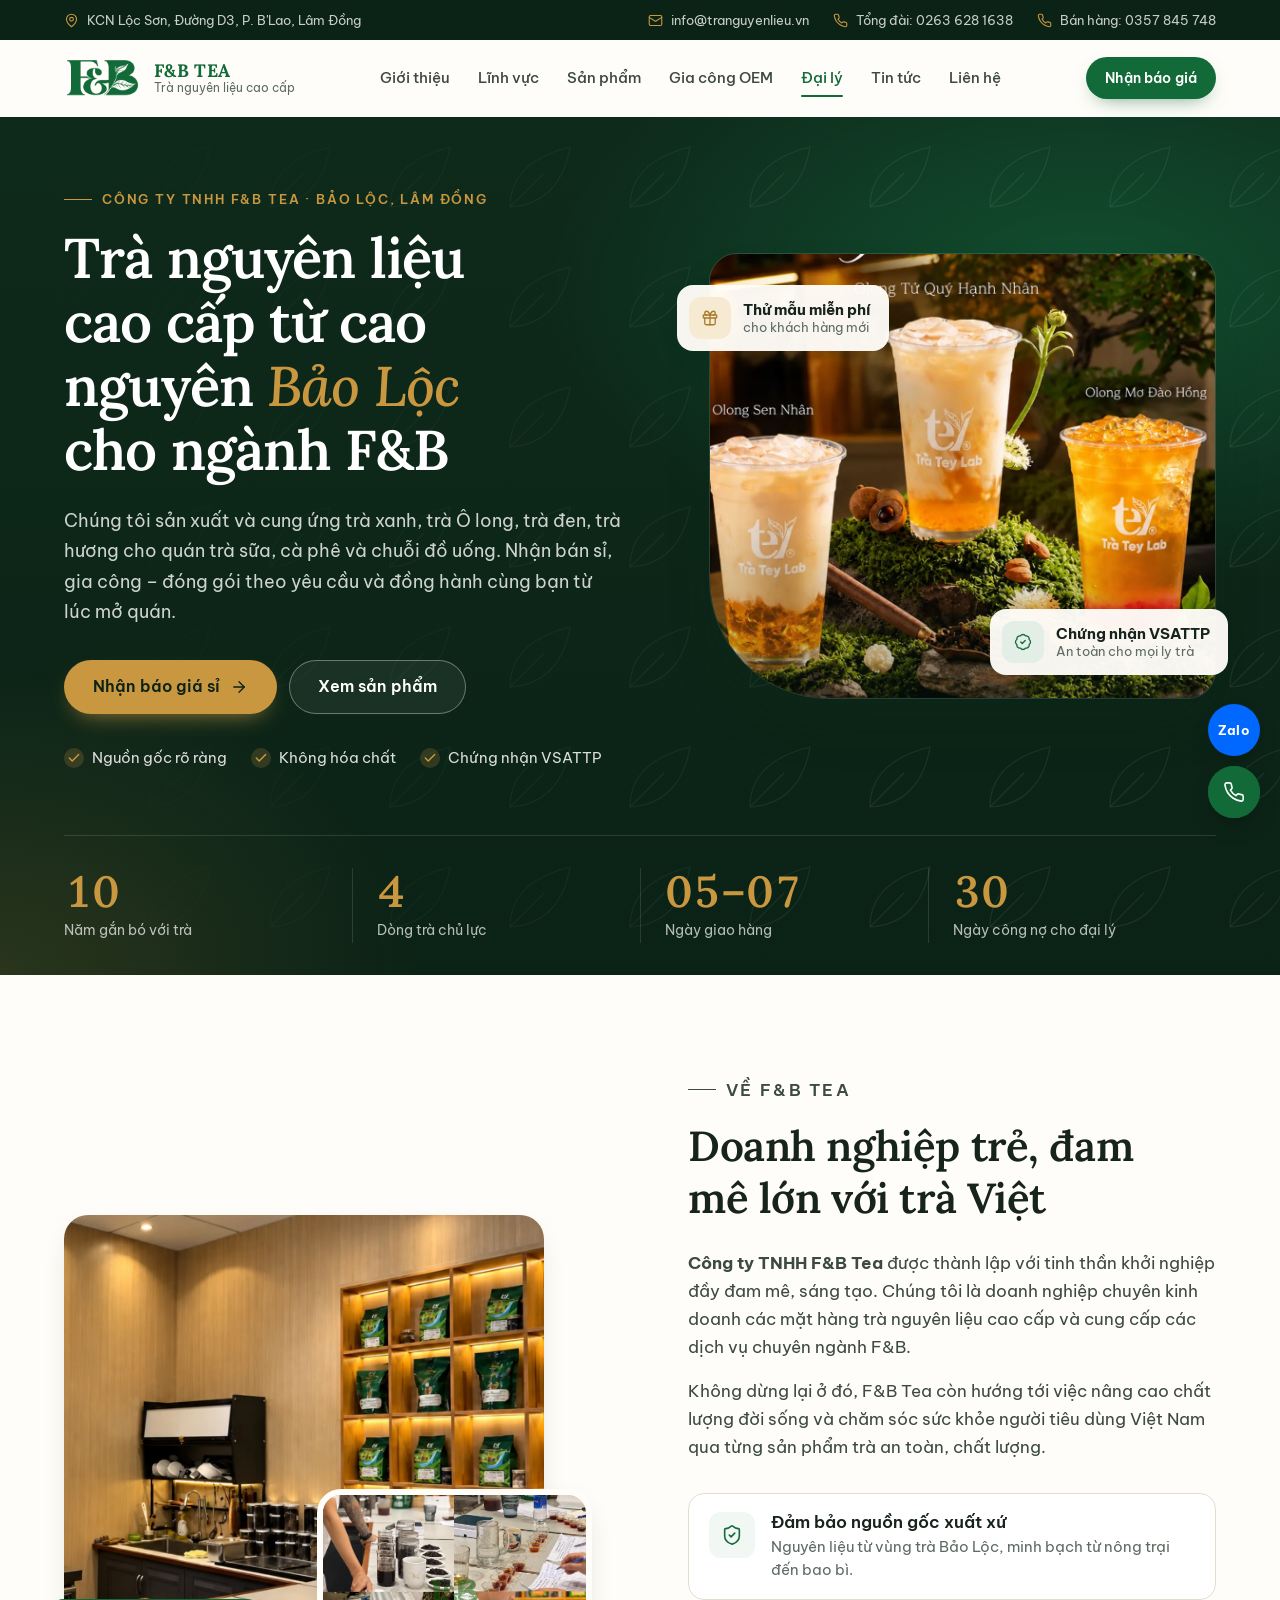
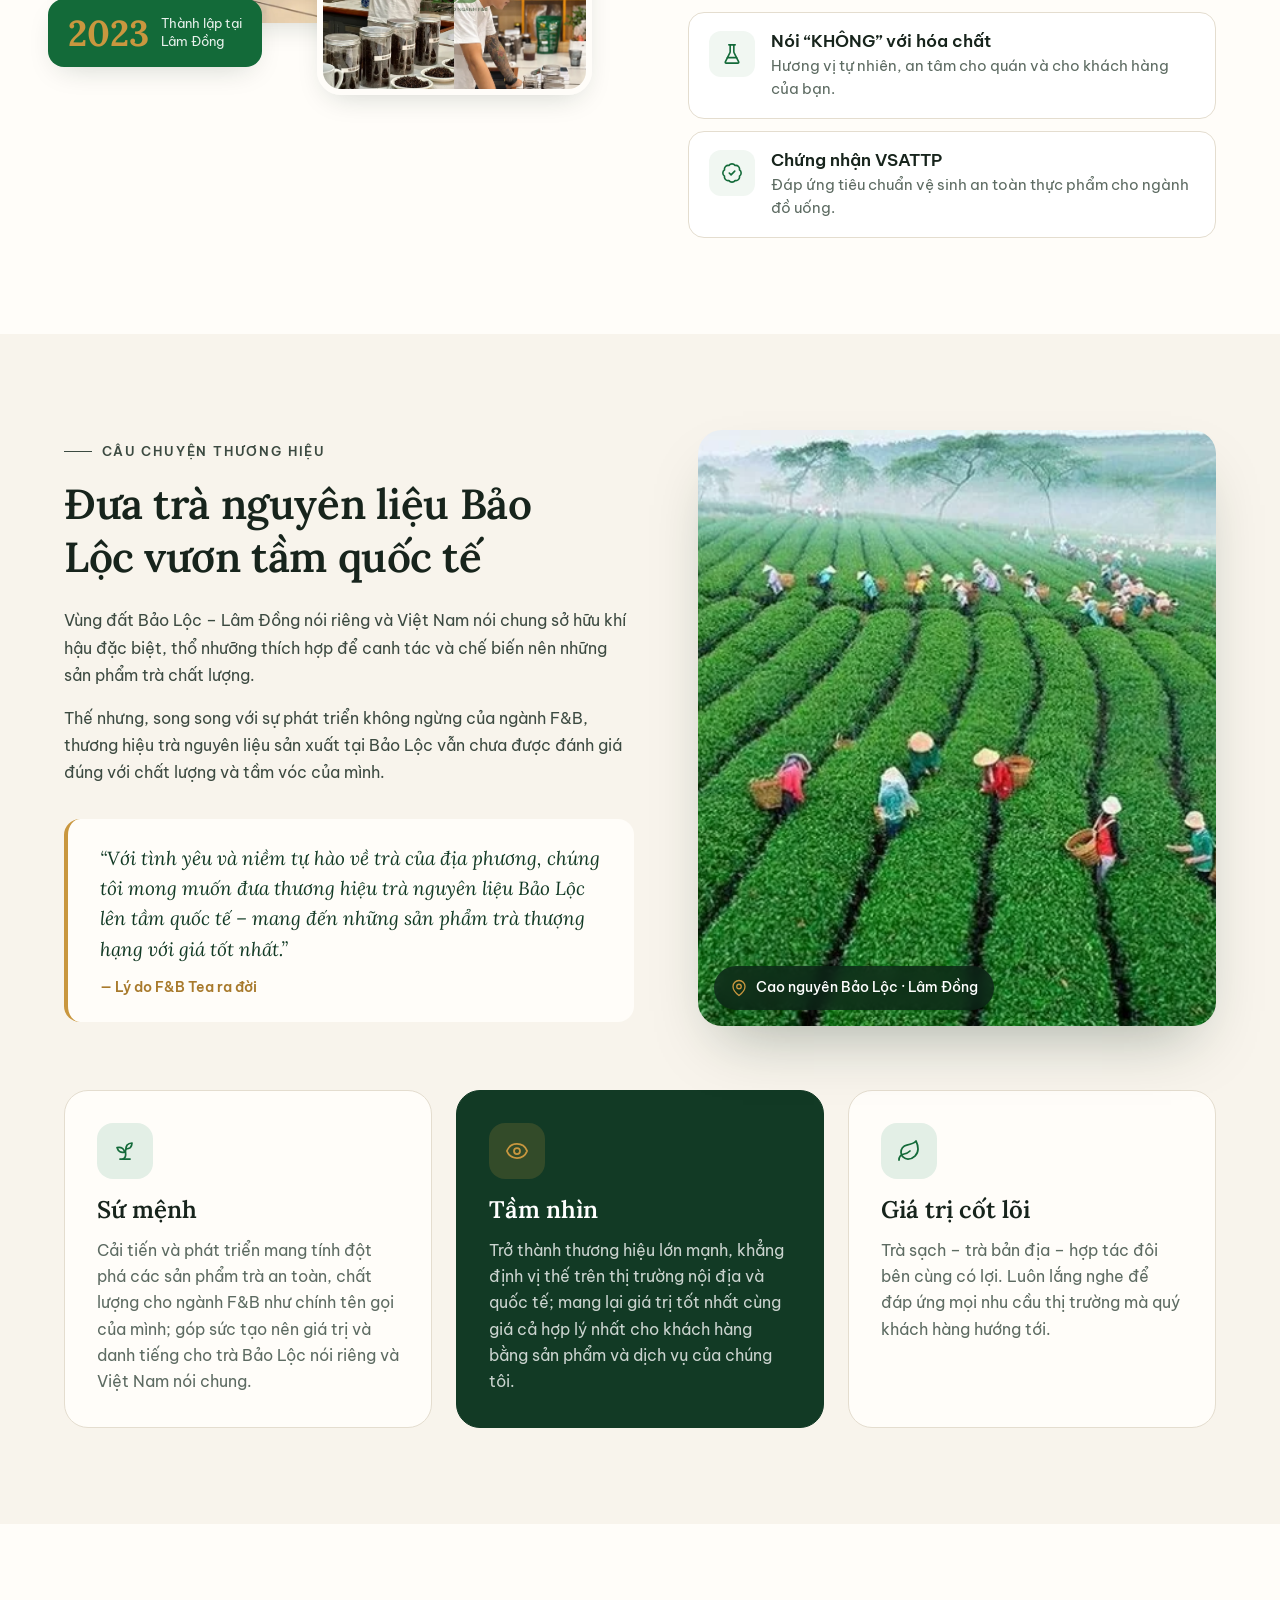
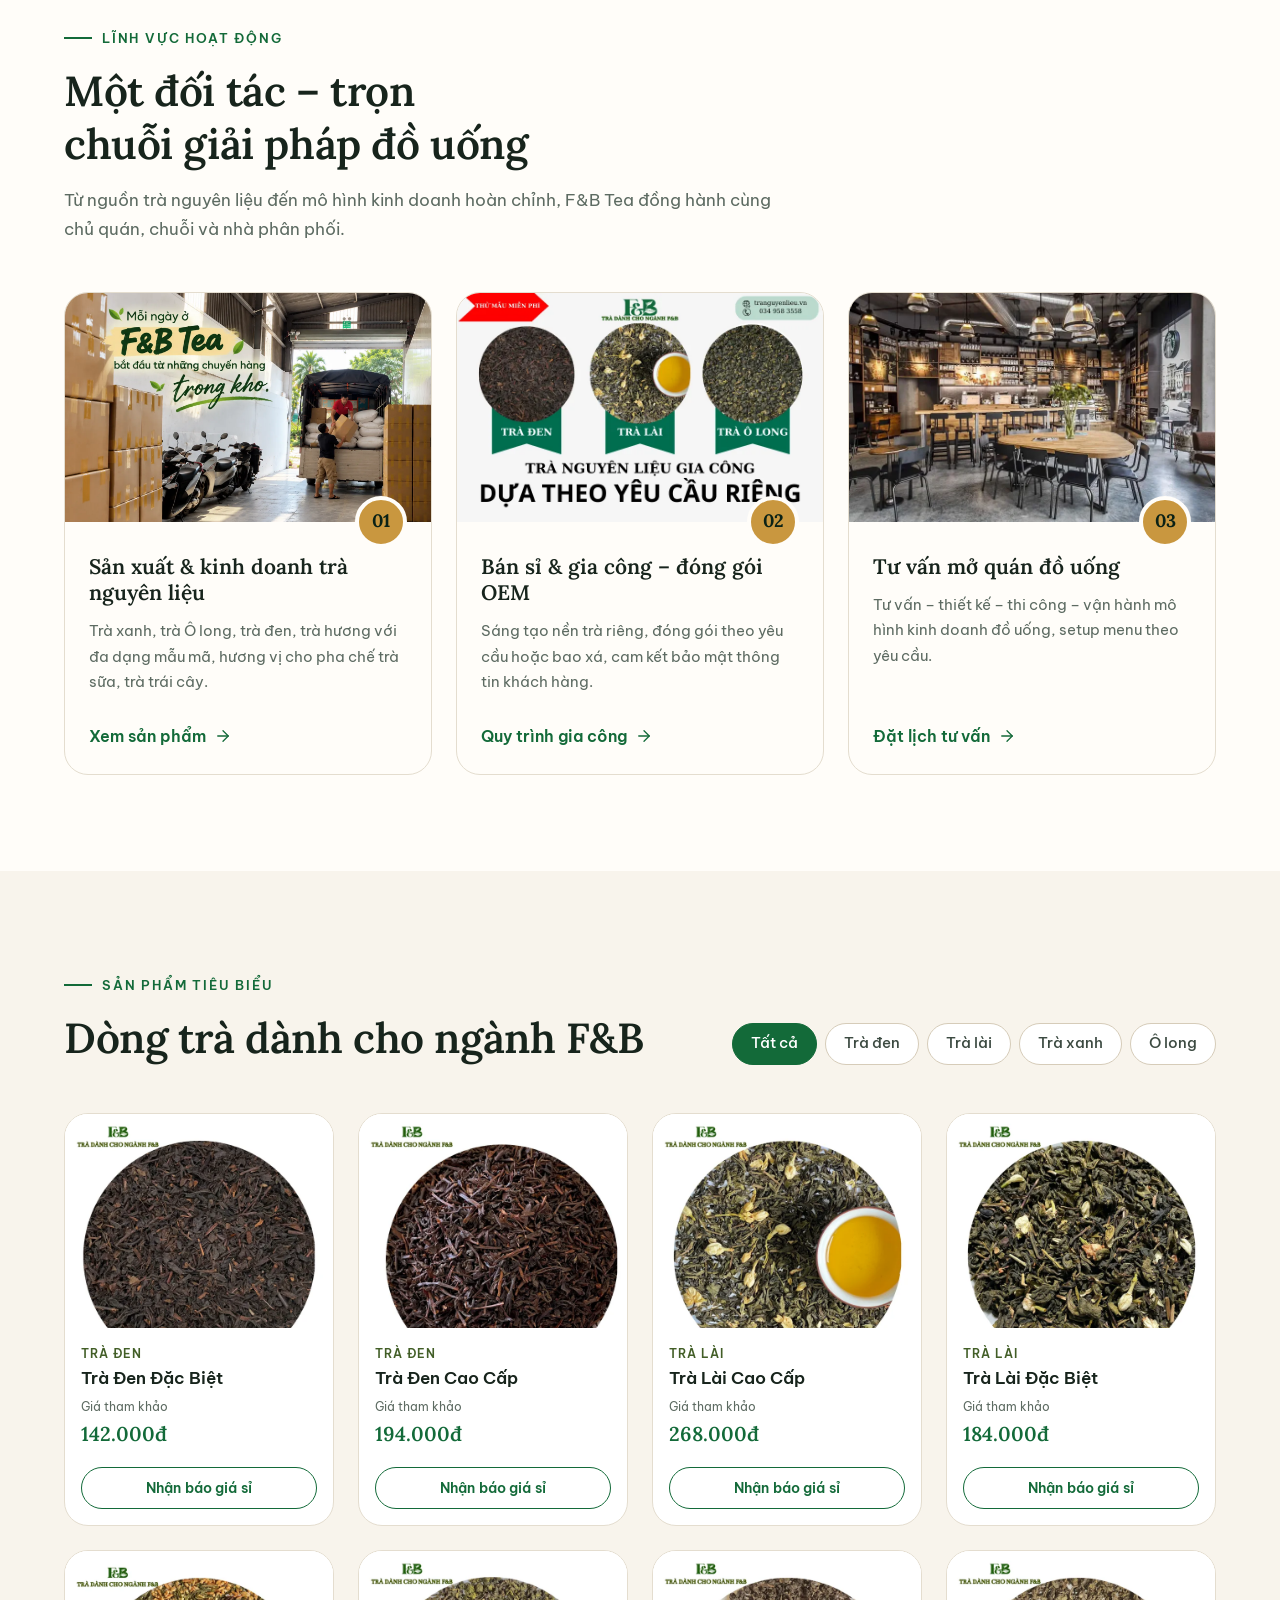
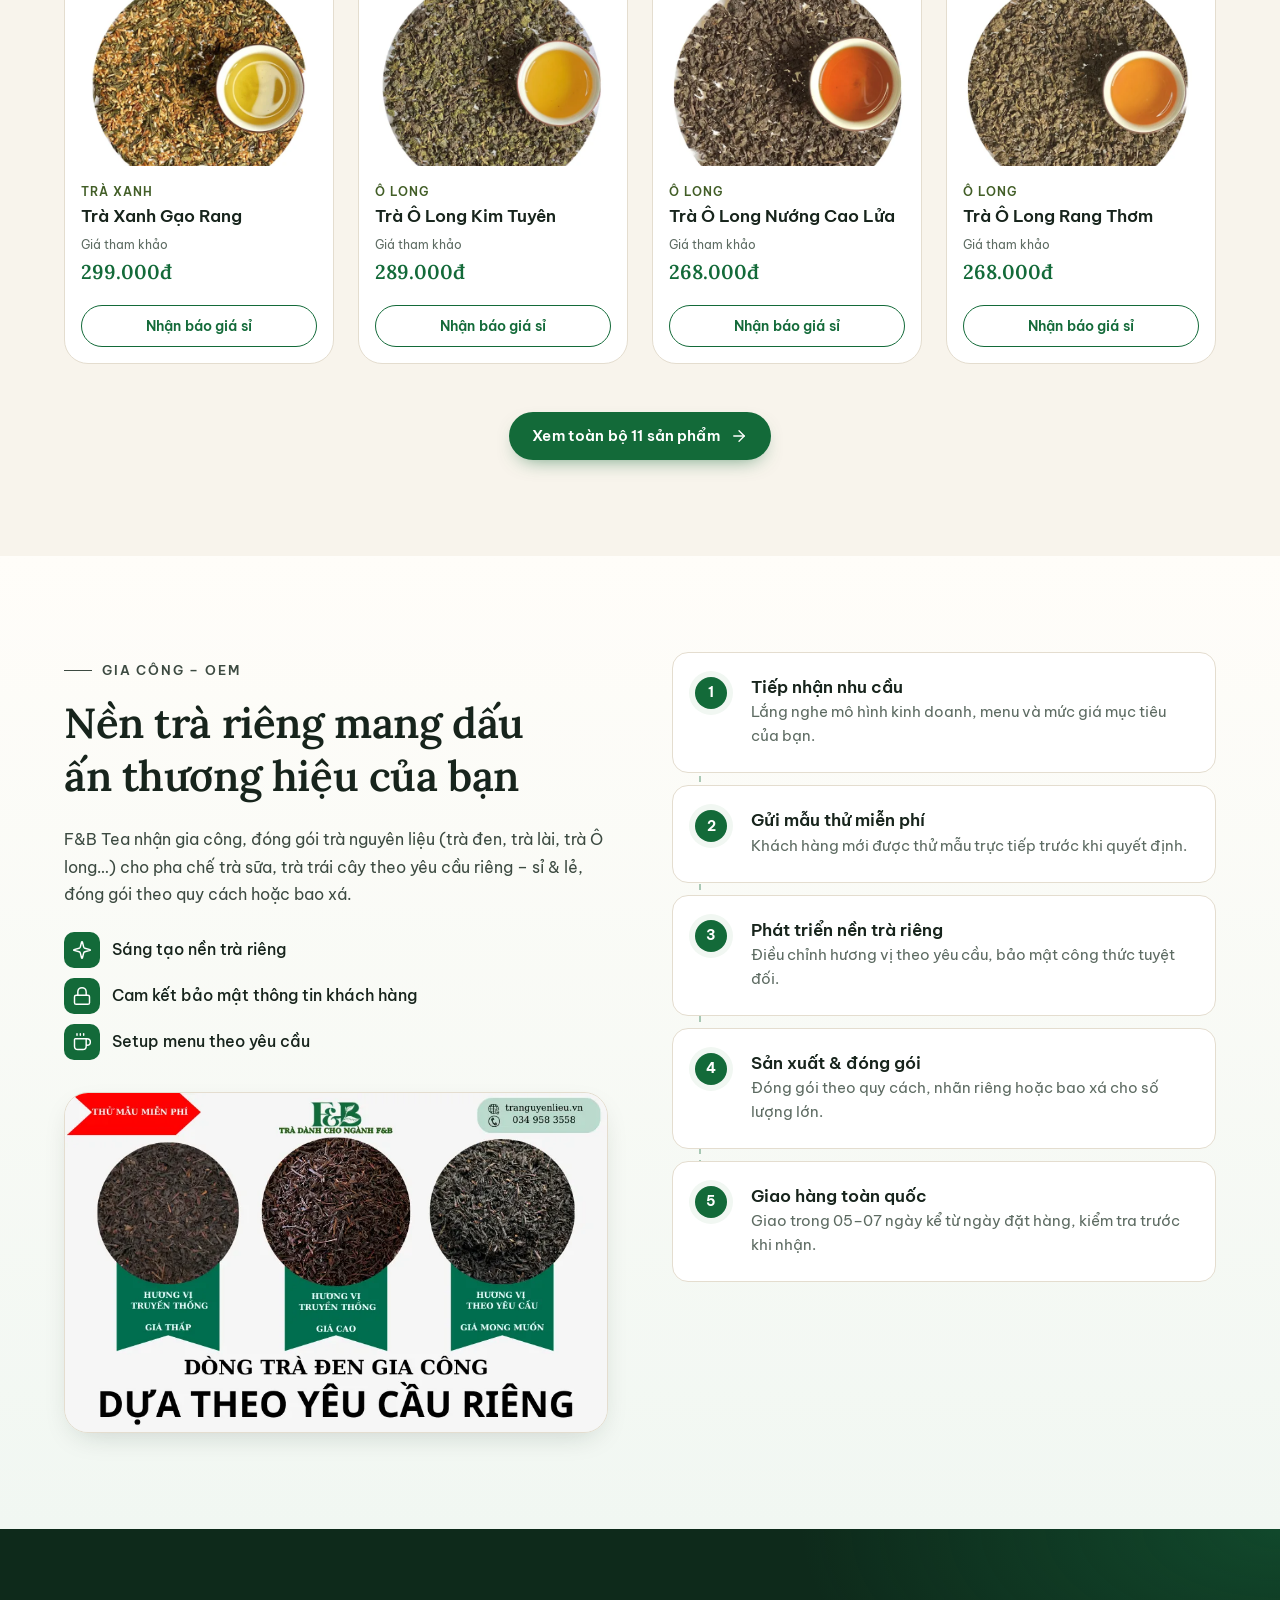
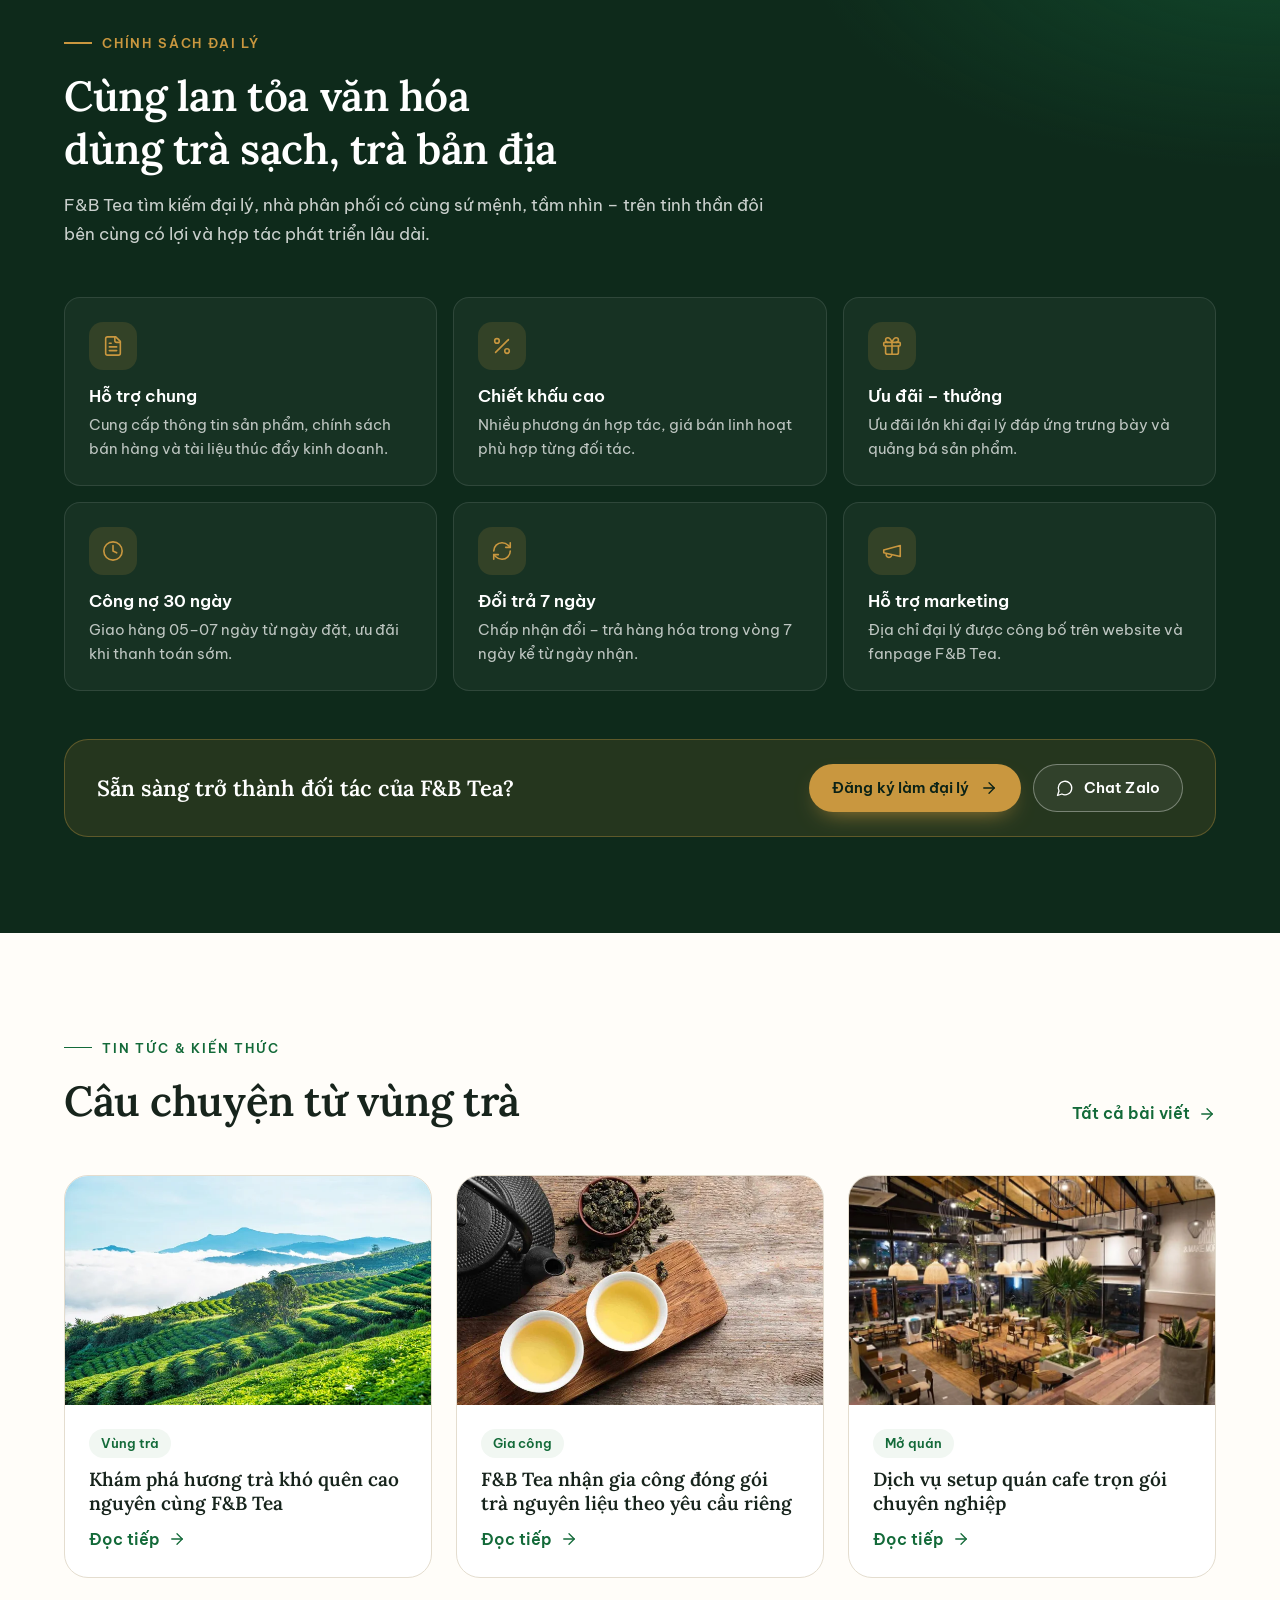
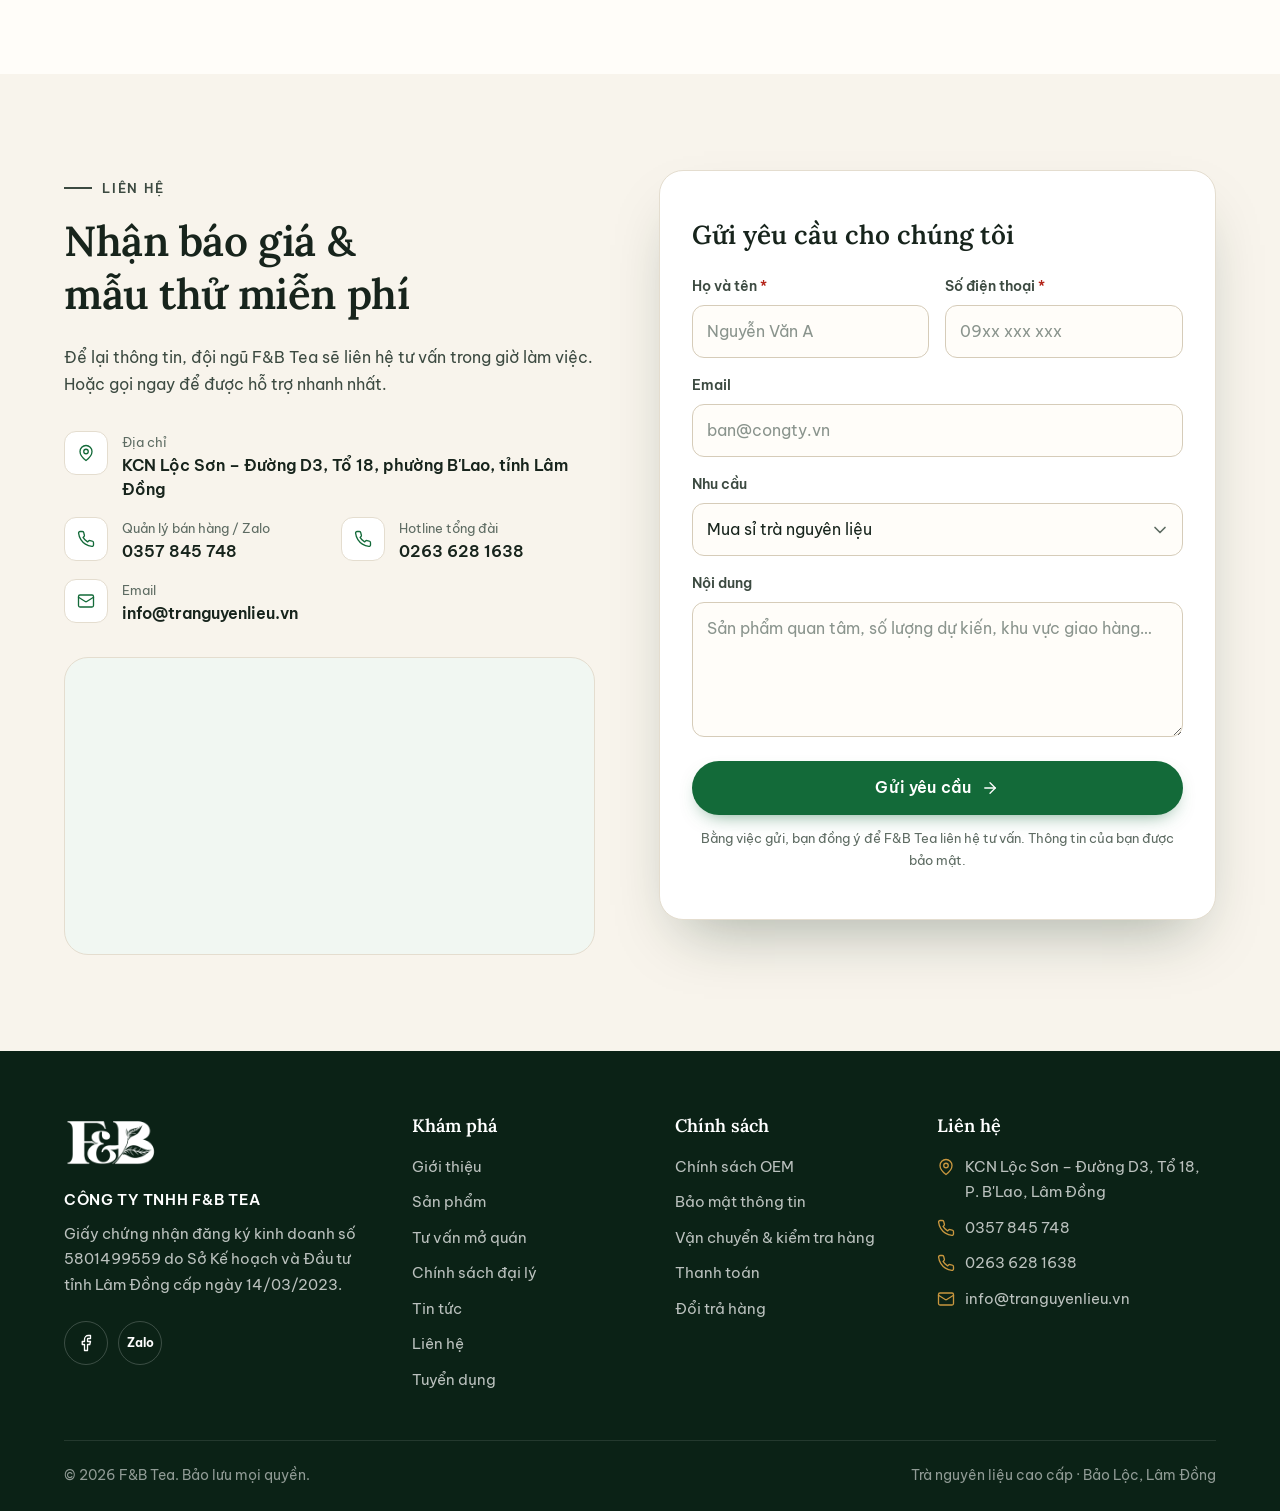
<file: index.html>
<!doctype html>
<html lang="vi">
<head>
  <meta charset="utf-8">
  <meta name="viewport" content="width=device-width, initial-scale=1">
  <title>F&amp;B Tea – Trà nguyên liệu cao cấp từ Bảo Lộc cho ngành F&amp;B</title>
  <meta name="description" content="Công ty TNHH F&B Tea – sản xuất, kinh doanh trà nguyên liệu cao cấp từ Bảo Lộc, Lâm Đồng. Bán sỉ, gia công – đóng gói OEM, tư vấn mở quán đồ uống.">
  <meta name="theme-color" content="#0E2A1B">
  <meta property="og:title" content="F&amp;B Tea – Trà nguyên liệu cao cấp cho ngành F&amp;B">
  <meta property="og:description" content="Trà xanh, trà Ô long, trà đen, trà lài từ cao nguyên Bảo Lộc. Bán sỉ, gia công OEM, tư vấn mở quán.">
  <meta property="og:image" content="assets/img/showroom.webp">
  <link rel="icon" href="assets/img/logo.png">
  <link rel="preconnect" href="https://fonts.googleapis.com">
  <link rel="preconnect" href="https://fonts.gstatic.com" crossorigin>
  <link href="https://fonts.googleapis.com/css2?family=Be+Vietnam+Pro:wght@400;500;600;700&family=Lora:ital,wght@0,500;0,600;0,700;1,500&display=swap" rel="stylesheet">
  <link rel="stylesheet" href="assets/css/style.css">
</head>
<body>
  <!-- Icon sprite (Lucide-style, stroke 1.75) -->
  <svg width="0" height="0" style="position:absolute" aria-hidden="true">
    <defs>
      <symbol id="i-phone" viewBox="0 0 24 24"><path d="M22 16.92v3a2 2 0 0 1-2.18 2 19.79 19.79 0 0 1-8.63-3.07 19.5 19.5 0 0 1-6-6 19.79 19.79 0 0 1-3.07-8.67A2 2 0 0 1 4.11 2h3a2 2 0 0 1 2 1.72 12.84 12.84 0 0 0 .7 2.81 2 2 0 0 1-.45 2.11L8.09 9.91a16 16 0 0 0 6 6l1.27-1.27a2 2 0 0 1 2.11-.45 12.84 12.84 0 0 0 2.81.7A2 2 0 0 1 22 16.92z"/></symbol>
      <symbol id="i-mail" viewBox="0 0 24 24"><rect width="20" height="16" x="2" y="4" rx="2"/><path d="m22 7-8.97 5.7a1.94 1.94 0 0 1-2.06 0L2 7"/></symbol>
      <symbol id="i-pin" viewBox="0 0 24 24"><path d="M20 10c0 6-8 12-8 12s-8-6-8-12a8 8 0 0 1 16 0Z"/><circle cx="12" cy="10" r="3"/></symbol>
      <symbol id="i-leaf" viewBox="0 0 24 24"><path d="M11 20A7 7 0 0 1 9.8 6.1C15.5 5 17 4.48 19 2c1 2 2 4.18 2 8 0 5.5-4.78 10-10 10Z"/><path d="M2 21c0-3 1.85-5.36 5.08-6C9.5 14.52 12 13 13 12"/></symbol>
      <symbol id="i-shield" viewBox="0 0 24 24"><path d="M20 13c0 5-3.5 7.5-7.66 8.95a1 1 0 0 1-.67-.01C7.5 20.5 4 18 4 13V6a1 1 0 0 1 1-1c2 0 4.5-1.2 6.24-2.72a1.17 1.17 0 0 1 1.52 0C14.51 3.81 17 5 19 5a1 1 0 0 1 1 1z"/><path d="m9 12 2 2 4-4"/></symbol>
      <symbol id="i-flask" viewBox="0 0 24 24"><path d="M10 2v7.53a2 2 0 0 1-.21.9L4.72 20.55a1 1 0 0 0 .9 1.45h12.76a1 1 0 0 0 .9-1.45l-5.07-10.12a2 2 0 0 1-.21-.9V2"/><path d="M8.5 2h7"/><path d="M7 16h10"/></symbol>
      <symbol id="i-badge" viewBox="0 0 24 24"><path d="M3.85 8.62a4 4 0 0 1 4.78-4.77 4 4 0 0 1 6.74 0 4 4 0 0 1 4.78 4.78 4 4 0 0 1 0 6.74 4 4 0 0 1-4.77 4.78 4 4 0 0 1-6.75 0 4 4 0 0 1-4.78-4.77 4 4 0 0 1 0-6.76Z"/><path d="m9 12 2 2 4-4"/></symbol>
      <symbol id="i-package" viewBox="0 0 24 24"><path d="M11 21.73a2 2 0 0 0 2 0l7-4A2 2 0 0 0 21 16V8a2 2 0 0 0-1-1.73l-7-4a2 2 0 0 0-2 0l-7 4A2 2 0 0 0 3 8v8a2 2 0 0 0 1 1.73z"/><path d="M12 22V12"/><path d="m3.3 7 7.7 4.73a2 2 0 0 0 2 0L20.7 7"/><path d="m7.5 4.27 9 5.15"/></symbol>
      <symbol id="i-coffee" viewBox="0 0 24 24"><path d="M10 2v2"/><path d="M14 2v2"/><path d="M6 2v2"/><path d="M16 8a1 1 0 0 1 1 1v8a4 4 0 0 1-4 4H7a4 4 0 0 1-4-4V9a1 1 0 0 1 1-1h14a4 4 0 1 1 0 8h-1"/></symbol>
      <symbol id="i-arrow" viewBox="0 0 24 24"><path d="M5 12h14"/><path d="m12 5 7 7-7 7"/></symbol>
      <symbol id="i-arrow-up" viewBox="0 0 24 24"><path d="m5 12 7-7 7 7"/><path d="M12 19V5"/></symbol>
      <symbol id="i-menu" viewBox="0 0 24 24"><path d="M4 6h16M4 12h16M4 18h16"/></symbol>
      <symbol id="i-x" viewBox="0 0 24 24"><path d="M18 6 6 18M6 6l12 12"/></symbol>
      <symbol id="i-check" viewBox="0 0 24 24"><path d="M20 6 9 17l-5-5"/></symbol>
      <symbol id="i-truck" viewBox="0 0 24 24"><path d="M14 18V6a2 2 0 0 0-2-2H4a2 2 0 0 0-2 2v11a1 1 0 0 0 1 1h2"/><path d="M15 18H9"/><path d="M19 18h2a1 1 0 0 0 1-1v-3.65a1 1 0 0 0-.22-.62l-3.48-4.35A1 1 0 0 0 17.52 8H14"/><circle cx="17" cy="18" r="2"/><circle cx="7" cy="18" r="2"/></symbol>
      <symbol id="i-percent" viewBox="0 0 24 24"><path d="M19 5 5 19"/><circle cx="6.5" cy="6.5" r="2.5"/><circle cx="17.5" cy="17.5" r="2.5"/></symbol>
      <symbol id="i-gift" viewBox="0 0 24 24"><rect x="3" y="8" width="18" height="4" rx="1"/><path d="M12 8v13"/><path d="M19 12v7a2 2 0 0 1-2 2H7a2 2 0 0 1-2-2v-7"/><path d="M7.5 8a2.5 2.5 0 0 1 0-5C10 3 12 8 12 8s2-5 4.5-5a2.5 2.5 0 0 1 0 5"/></symbol>
      <symbol id="i-refresh" viewBox="0 0 24 24"><path d="M3 12a9 9 0 0 1 9-9 9.75 9.75 0 0 1 6.74 2.74L21 8"/><path d="M21 3v5h-5"/><path d="M21 12a9 9 0 0 1-9 9 9.75 9.75 0 0 1-6.74-2.74L3 16"/><path d="M8 16H3v5"/></symbol>
      <symbol id="i-megaphone" viewBox="0 0 24 24"><path d="m3 11 18-5v12L3 14v-3z"/><path d="M11.6 16.8a3 3 0 1 1-5.8-1.6"/></symbol>
      <symbol id="i-file" viewBox="0 0 24 24"><path d="M15 2H6a2 2 0 0 0-2 2v16a2 2 0 0 0 2 2h12a2 2 0 0 0 2-2V7Z"/><path d="M14 2v4a2 2 0 0 0 2 2h4"/><path d="M16 13H8M16 17H8M10 9H8"/></symbol>
      <symbol id="i-sprout" viewBox="0 0 24 24"><path d="M7 20h10"/><path d="M10 20c5.5-2.5.8-6.4 3-10"/><path d="M9.5 9.4c1.1.8 1.8 2.2 2.3 3.7-2 .4-3.5.4-4.8-.3-1.2-.6-2.3-1.9-3-4.2 2.8-.5 4.4 0 5.5.8z"/><path d="M14.1 6a7 7 0 0 0-1.1 4c1.9-.1 3.3-.6 4.3-1.4 1-1 1.6-2.3 1.7-4.6-2.7.1-4 1-4.9 2z"/></symbol>
      <symbol id="i-eye" viewBox="0 0 24 24"><path d="M2.06 12.35a1 1 0 0 1 0-.7 10.75 10.75 0 0 1 19.88 0 1 1 0 0 1 0 .7 10.75 10.75 0 0 1-19.88 0"/><circle cx="12" cy="12" r="3"/></symbol>
      <symbol id="i-briefcase" viewBox="0 0 24 24"><path d="M16 20V4a2 2 0 0 0-2-2h-4a2 2 0 0 0-2 2v16"/><rect width="20" height="14" x="2" y="6" rx="2"/></symbol>
      <symbol id="i-lock" viewBox="0 0 24 24"><rect width="18" height="11" x="3" y="11" rx="2"/><path d="M7 11V7a5 5 0 0 1 10 0v4"/></symbol>
      <symbol id="i-sparkles" viewBox="0 0 24 24"><path d="M9.94 15.5A2 2 0 0 0 8.5 14.06l-6.14-1.58a.5.5 0 0 1 0-.96L8.5 9.94A2 2 0 0 0 9.94 8.5l1.58-6.14a.5.5 0 0 1 .96 0l1.58 6.14a2 2 0 0 0 1.44 1.44l6.14 1.58a.5.5 0 0 1 0 .96l-6.14 1.58a2 2 0 0 0-1.44 1.44l-1.58 6.14a.5.5 0 0 1-.96 0z"/></symbol>
      <symbol id="i-chat" viewBox="0 0 24 24"><path d="M7.9 20A9 9 0 1 0 4 16.1L2 22Z"/></symbol>
      <symbol id="i-clock" viewBox="0 0 24 24"><circle cx="12" cy="12" r="10"/><path d="M12 6v6l4 2"/></symbol>
      <symbol id="i-search" viewBox="0 0 24 24"><circle cx="11" cy="11" r="8"/><path d="m21 21-4.3-4.3"/></symbol>
      <symbol id="i-zoom" viewBox="0 0 24 24"><circle cx="11" cy="11" r="8"/><path d="m21 21-4.3-4.3"/><path d="M11 8v6M8 11h6"/></symbol>
      <symbol id="i-chevron-down" viewBox="0 0 24 24"><path d="m6 9 6 6 6-6"/></symbol>
      <symbol id="i-send" viewBox="0 0 24 24"><path d="M14.536 21.686a.5.5 0 0 0 .937-.024l6.5-19a.496.496 0 0 0-.635-.635l-19 6.5a.5.5 0 0 0-.024.937l7.93 3.18a2 2 0 0 1 1.112 1.11z"/><path d="m21.854 2.147-10.94 10.939"/></symbol>
      <symbol id="i-facebook" viewBox="0 0 24 24"><path d="M18 2h-3a5 5 0 0 0-5 5v3H7v4h3v8h4v-8h3l1-4h-4V7a1 1 0 0 1 1-1h3z"/></symbol>
      <symbol id="i-navigation" viewBox="0 0 24 24"><path d="M3 11 22 2l-9 19-2-8-8-2z"/></symbol>
      <symbol id="i-building" viewBox="0 0 24 24"><path d="M6 22V4a2 2 0 0 1 2-2h8a2 2 0 0 1 2 2v18Z"/><path d="M6 12H4a2 2 0 0 0-2 2v6a2 2 0 0 0 2 2h2"/><path d="M18 9h2a2 2 0 0 1 2 2v9a2 2 0 0 1-2 2h-2"/><path d="M10 6h4M10 10h4M10 14h4M10 18h4"/></symbol>
      <symbol id="i-book" viewBox="0 0 24 24"><path d="M2 3h6a4 4 0 0 1 4 4v14a3 3 0 0 0-3-3H2z"/><path d="M22 3h-6a4 4 0 0 0-4 4v14a3 3 0 0 1 3-3h7z"/></symbol>
      <symbol id="i-cup" viewBox="0 0 24 24"><path d="m6 8 1.75 12.28a2 2 0 0 0 2 1.72h4.54a2 2 0 0 0 2-1.72L18 8"/><path d="M5 8h14"/><path d="M7 15a6.47 6.47 0 0 1 5 0 6.47 6.47 0 0 0 5 0"/><path d="m12 8 1-6h2"/></symbol>
      <symbol id="i-citrus" viewBox="0 0 24 24"><path d="M21.66 17.67a1.08 1.08 0 0 1-.04 1.6A12 12 0 0 1 4.73 2.38a1.1 1.1 0 0 1 1.61-.04z"/><path d="M19.65 15.66A8 8 0 0 1 8.35 4.34"/><path d="m14 10-5.5 5.5"/><path d="M14 17.85V10H6.15"/></symbol>
      <symbol id="i-flame" viewBox="0 0 24 24"><path d="M8.5 14.5A2.5 2.5 0 0 0 11 12c0-1.38-.5-2-1-3-1.072-2.143-.224-4.054 2-6 .5 2.5 2 4.9 4 6.5 2 1.6 3 3.5 3 5.5a7 7 0 1 1-14 0c0-1.153.433-2.294 1-3a2.5 2.5 0 0 0 2.5 2.5z"/></symbol>
      <symbol id="i-wheat" viewBox="0 0 24 24"><path d="M2 22 16 8"/><path d="M3.47 12.53 5 11l1.53 1.53a3.5 3.5 0 0 1 0 4.94L5 19l-1.53-1.53a3.5 3.5 0 0 1 0-4.94Z"/><path d="M7.47 8.53 9 7l1.53 1.53a3.5 3.5 0 0 1 0 4.94L9 15l-1.53-1.53a3.5 3.5 0 0 1 0-4.94Z"/><path d="M11.47 4.53 13 3l1.53 1.53a3.5 3.5 0 0 1 0 4.94L13 11l-1.53-1.53a3.5 3.5 0 0 1 0-4.94Z"/><path d="M20 2h2v2a4 4 0 0 1-4 4h-2V6a4 4 0 0 1 4-4Z"/></symbol>
      <symbol id="i-inbox" viewBox="0 0 24 24"><path d="M22 12h-6l-2 3h-4l-2-3H2"/><path d="M5.45 5.11 2 12v6a2 2 0 0 0 2 2h16a2 2 0 0 0 2-2v-6l-3.45-6.89A2 2 0 0 0 16.76 4H7.24a2 2 0 0 0-1.79 1.11z"/></symbol>
      <symbol id="i-info" viewBox="0 0 24 24"><circle cx="12" cy="12" r="10"/><path d="M12 16v-4M12 8h.01"/></symbol>
    </defs>
  </svg>

  <a class="skip-link" href="#main">Bỏ qua điều hướng</a>

  <!-- Top bar -->
  <div class="topbar">
    <div class="container topbar__inner">
      <p class="topbar__item"><svg class="icon"><use href="#i-pin"/></svg>KCN Lộc Sơn, Đường D3, P. B'Lao, Lâm Đồng</p>
      <div class="topbar__links">
        <a href="mailto:info@tranguyenlieu.vn"><svg class="icon"><use href="#i-mail"/></svg>info@tranguyenlieu.vn</a>
        <a href="tel:02636281638"><svg class="icon"><use href="#i-phone"/></svg>Tổng đài: 0263 628 1638</a>
        <a href="tel:0357845748"><svg class="icon"><use href="#i-phone"/></svg>Bán hàng: 0357 845 748</a>
      </div>
    </div>
  </div>

  <!-- Header -->
  <header class="header" id="header">
    <div class="container header__inner">
      <a href="#top" class="brand" aria-label="F&B Tea – về đầu trang">
        <img src="assets/img/logo.png" alt="Logo F&B Tea" width="110" height="65">
        <span class="brand__text"><strong>F&amp;B TEA</strong><small>Trà nguyên liệu cao cấp</small></span>
      </a>

      <nav class="nav" id="nav" aria-label="Điều hướng chính">
        <ul class="nav__list">
          <li><a href="#gioi-thieu">Giới thiệu</a></li>
          <li><a href="#linh-vuc">Lĩnh vực</a></li>
          <li><a href="san-pham.html">Sản phẩm</a></li>
          <li><a href="#gia-cong">Gia công OEM</a></li>
          <li><a href="#dai-ly">Đại lý</a></li>
          <li><a href="tin-tuc.html">Tin tức</a></li>
          <li><a href="lien-he.html">Liên hệ</a></li>
        </ul>
        <div class="nav__mobile-cta">
          <a class="btn btn--primary btn--block" href="tel:0357845748"><svg class="icon"><use href="#i-phone"/></svg>Gọi 0357 845 748</a>
        </div>
      </nav>

      <div class="header__actions">
        <a class="btn btn--primary btn--sm header__cta" href="#lien-he">Nhận báo giá</a>
        <button class="nav-toggle" id="navToggle" aria-label="Mở menu" aria-expanded="false" aria-controls="nav">
          <svg class="icon icon--lg"><use href="#i-menu"/></svg>
        </button>
      </div>
    </div>
  </header>

  <main id="main">
    <!-- HERO -->
    <section class="hero" id="top">
      <div class="hero__bg" aria-hidden="true"></div>
      <div class="container hero__inner">
        <div class="hero__content">
          <p class="eyebrow eyebrow--light reveal"><span class="dot"></span>Công ty TNHH F&amp;B Tea · Bảo Lộc, Lâm Đồng</p>
          <h1 class="hero__title reveal">Trà nguyên liệu cao cấp từ cao nguyên <em>Bảo&nbsp;Lộc</em> cho ngành F&amp;B</h1>
          <p class="hero__lede reveal">Chúng tôi sản xuất và cung ứng trà xanh, trà Ô long, trà đen, trà hương cho quán trà sữa, cà phê và chuỗi đồ uống. Nhận bán sỉ, gia công – đóng gói theo yêu cầu và đồng hành cùng bạn từ lúc mở quán.</p>
          <div class="hero__actions reveal">
            <a class="btn btn--gold btn--lg" href="#lien-he">Nhận báo giá sỉ<svg class="icon"><use href="#i-arrow"/></svg></a>
            <a class="btn btn--ghost-light btn--lg" href="#san-pham">Xem sản phẩm</a>
          </div>
          <ul class="hero__trust reveal" aria-label="Cam kết">
            <li><svg class="icon"><use href="#i-check"/></svg>Nguồn gốc rõ ràng</li>
            <li><svg class="icon"><use href="#i-check"/></svg>Không hóa chất</li>
            <li><svg class="icon"><use href="#i-check"/></svg>Chứng nhận VSATTP</li>
          </ul>
        </div>

        <div class="hero__media reveal">
          <figure class="hero__photo">
            <img src="assets/img/do-uong.webp" alt="Các ly trà Ô long pha chế từ nguyên liệu F&B Tea" width="1400" height="933" fetchpriority="high">
          </figure>
          <div class="float-card float-card--top">
            <span class="float-card__icon"><svg class="icon"><use href="#i-gift"/></svg></span>
            <span><strong>Thử mẫu miễn phí</strong><small>cho khách hàng mới</small></span>
          </div>
          <div class="float-card float-card--bottom">
            <span class="float-card__icon float-card__icon--green"><svg class="icon"><use href="#i-badge"/></svg></span>
            <span><strong>Chứng nhận VSATTP</strong><small>An toàn cho mọi ly trà</small></span>
          </div>
        </div>
      </div>

      <div class="container">
        <dl class="stats reveal">
          <div class="stats__item"><dt>Năm gắn bó với trà</dt><dd><span class="count" data-to="10">10</span></dd></div>
          <div class="stats__item"><dt>Dòng trà chủ lực</dt><dd><span class="count" data-to="4">4</span></dd></div>
          <div class="stats__item"><dt>Ngày giao hàng</dt><dd>05–07</dd></div>
          <div class="stats__item"><dt>Ngày công nợ cho đại lý</dt><dd><span class="count" data-to="30">30</span></dd></div>
        </dl>
      </div>
    </section>

    <!-- GIỚI THIỆU -->
    <section class="section" id="gioi-thieu">
      <div class="container about">
        <div class="about__media reveal">
          <figure class="about__img about__img--main">
            <img src="assets/img/showroom.webp" alt="Showroom trưng bày sản phẩm trà F&B Tea" width="1400" height="933" loading="lazy">
          </figure>
          <figure class="about__img about__img--sub">
            <img src="assets/img/xuong-thu-nem.webp" alt="Phòng thử nếm và kiểm định chất lượng trà" width="1400" height="933" loading="lazy">
          </figure>
          <div class="about__badge">
            <strong>2023</strong>
            <span>Thành lập tại<br>Lâm Đồng</span>
          </div>
        </div>

        <div class="about__content">
          <p class="eyebrow reveal">Về F&amp;B Tea</p>
          <h2 class="section__title reveal">Doanh nghiệp trẻ, đam mê lớn với trà Việt</h2>
          <p class="reveal"><strong>Công ty TNHH F&amp;B Tea</strong> được thành lập với tinh thần khởi nghiệp đầy đam mê, sáng tạo. Chúng tôi là doanh nghiệp chuyên kinh doanh các mặt hàng trà nguyên liệu cao cấp và cung cấp các dịch vụ chuyên ngành F&amp;B.</p>
          <p class="reveal">Không dừng lại ở đó, F&amp;B Tea còn hướng tới việc nâng cao chất lượng đời sống và chăm sóc sức khỏe người tiêu dùng Việt Nam qua từng sản phẩm trà an toàn, chất lượng.</p>

          <ul class="commit-list">
            <li class="commit reveal">
              <span class="commit__icon"><svg class="icon"><use href="#i-shield"/></svg></span>
              <div><h3>Đảm bảo nguồn gốc xuất xứ</h3><p>Nguyên liệu từ vùng trà Bảo Lộc, minh bạch từ nông trại đến bao bì.</p></div>
            </li>
            <li class="commit reveal">
              <span class="commit__icon"><svg class="icon"><use href="#i-flask"/></svg></span>
              <div><h3>Nói “KHÔNG” với hóa chất</h3><p>Hương vị tự nhiên, an tâm cho quán và cho khách hàng của bạn.</p></div>
            </li>
            <li class="commit reveal">
              <span class="commit__icon"><svg class="icon"><use href="#i-badge"/></svg></span>
              <div><h3>Chứng nhận VSATTP</h3><p>Đáp ứng tiêu chuẩn vệ sinh an toàn thực phẩm cho ngành đồ uống.</p></div>
            </li>
          </ul>
        </div>
      </div>
    </section>

    <!-- CÂU CHUYỆN THƯƠNG HIỆU -->
    <section class="section story" id="cau-chuyen">
      <div class="container story__inner">
        <div class="story__content">
          <p class="eyebrow reveal">Câu chuyện thương hiệu</p>
          <h2 class="section__title reveal">Đưa trà nguyên liệu Bảo Lộc vươn tầm quốc tế</h2>
          <p class="reveal">Vùng đất Bảo Lộc – Lâm Đồng nói riêng và Việt Nam nói chung sở hữu khí hậu đặc biệt, thổ nhưỡng thích hợp để canh tác và chế biến nên những sản phẩm trà chất lượng.</p>
          <p class="reveal">Thế nhưng, song song với sự phát triển không ngừng của ngành F&amp;B, thương hiệu trà nguyên liệu sản xuất tại Bảo Lộc vẫn chưa được đánh giá đúng với chất lượng và tầm vóc của mình.</p>
          <blockquote class="story__quote reveal">
            “Với tình yêu và niềm tự hào về trà của địa phương, chúng tôi mong muốn đưa thương hiệu trà nguyên liệu Bảo Lộc lên tầm quốc tế – mang đến những sản phẩm trà thượng hạng với giá tốt nhất.”
            <cite>— Lý do F&amp;B Tea ra đời</cite>
          </blockquote>
        </div>
        <div class="story__media reveal">
          <img src="assets/img/doi-che-bao-loc.webp" alt="Người nông dân thu hái trà trên đồi chè Lâm Đồng" width="720" height="460" loading="lazy">
          <div class="story__tag"><svg class="icon"><use href="#i-pin"/></svg>Cao nguyên Bảo Lộc · Lâm Đồng</div>
        </div>
      </div>

      <div class="container">
        <div class="mv-grid">
          <article class="mv-card reveal">
            <span class="mv-card__icon"><svg class="icon icon--lg"><use href="#i-sprout"/></svg></span>
            <h3>Sứ mệnh</h3>
            <p>Cải tiến và phát triển mang tính đột phá các sản phẩm trà an toàn, chất lượng cho ngành F&amp;B như chính tên gọi của mình; góp sức tạo nên giá trị và danh tiếng cho trà Bảo Lộc nói riêng và Việt Nam nói chung.</p>
          </article>
          <article class="mv-card mv-card--dark reveal">
            <span class="mv-card__icon"><svg class="icon icon--lg"><use href="#i-eye"/></svg></span>
            <h3>Tầm nhìn</h3>
            <p>Trở thành thương hiệu lớn mạnh, khẳng định vị thế trên thị trường nội địa và quốc tế; mang lại giá trị tốt nhất cùng giá cả hợp lý nhất cho khách hàng bằng sản phẩm và dịch vụ của chúng tôi.</p>
          </article>
          <article class="mv-card reveal">
            <span class="mv-card__icon"><svg class="icon icon--lg"><use href="#i-leaf"/></svg></span>
            <h3>Giá trị cốt lõi</h3>
            <p>Trà sạch – trà bản địa – hợp tác đôi bên cùng có lợi. Luôn lắng nghe để đáp ứng mọi nhu cầu thị trường mà quý khách hàng hướng tới.</p>
          </article>
        </div>
      </div>
    </section>

    <!-- LĨNH VỰC HOẠT ĐỘNG -->
    <section class="section" id="linh-vuc">
      <div class="container">
        <header class="section__head">
          <p class="eyebrow reveal">Lĩnh vực hoạt động</p>
          <h2 class="section__title reveal">Một đối tác – trọn chuỗi giải pháp đồ uống</h2>
          <p class="section__lede reveal">Từ nguồn trà nguyên liệu đến mô hình kinh doanh hoàn chỉnh, F&amp;B Tea đồng hành cùng chủ quán, chuỗi và nhà phân phối.</p>
        </header>

        <div class="service-grid">
          <article class="service reveal">
            <figure class="service__img"><img src="assets/img/kho-hang.webp" alt="Kho hàng trà nguyên liệu F&B Tea" width="1400" height="933" loading="lazy"></figure>
            <div class="service__body">
              <span class="service__num">01</span>
              <h3>Sản xuất &amp; kinh doanh trà nguyên liệu</h3>
              <p>Trà xanh, trà Ô long, trà đen, trà hương với đa dạng mẫu mã, hương vị cho pha chế trà sữa, trà trái cây.</p>
              <a class="link-arrow" href="#san-pham">Xem sản phẩm<svg class="icon"><use href="#i-arrow"/></svg></a>
            </div>
          </article>
          <article class="service reveal">
            <figure class="service__img"><img src="assets/img/gia-cong-tra.webp" alt="Trà nguyên liệu gia công theo yêu cầu riêng" width="800" height="500" loading="lazy"></figure>
            <div class="service__body">
              <span class="service__num">02</span>
              <h3>Bán sỉ &amp; gia công – đóng gói OEM</h3>
              <p>Sáng tạo nền trà riêng, đóng gói theo yêu cầu hoặc bao xá, cam kết bảo mật thông tin khách hàng.</p>
              <a class="link-arrow" href="#gia-cong">Quy trình gia công<svg class="icon"><use href="#i-arrow"/></svg></a>
            </div>
          </article>
          <article class="service reveal">
            <figure class="service__img"><img src="assets/img/mo-hinh-quan.webp" alt="Mô hình quán đồ uống hoàn chỉnh" width="750" height="500" loading="lazy"></figure>
            <div class="service__body">
              <span class="service__num">03</span>
              <h3>Tư vấn mở quán đồ uống</h3>
              <p>Tư vấn – thiết kế – thi công – vận hành mô hình kinh doanh đồ uống, setup menu theo yêu cầu.</p>
              <a class="link-arrow" href="#lien-he" data-need="Tư vấn mở quán">Đặt lịch tư vấn<svg class="icon"><use href="#i-arrow"/></svg></a>
            </div>
          </article>
        </div>
      </div>
    </section>

    <!-- SẢN PHẨM -->
    <section class="section section--tint" id="san-pham">
      <div class="container">
        <header class="section__head section__head--row">
          <div>
            <p class="eyebrow reveal">Sản phẩm tiêu biểu</p>
            <h2 class="section__title reveal">Dòng trà dành cho ngành F&amp;B</h2>
          </div>
          <div class="filters reveal" role="group" aria-label="Lọc theo dòng trà">
            <button class="filter is-active" data-filter="all" aria-pressed="true">Tất cả</button>
            <button class="filter" data-filter="den" aria-pressed="false">Trà đen</button>
            <button class="filter" data-filter="lai" aria-pressed="false">Trà lài</button>
            <button class="filter" data-filter="xanh" aria-pressed="false">Trà xanh</button>
            <button class="filter" data-filter="olong" aria-pressed="false">Ô long</button>
          </div>
        </header>

        <ul class="product-grid" id="productGrid">
          <li class="product reveal" data-cat="den">
            <div class="product__img"><img src="assets/img/sp-en-db.webp" alt="Trà Đen Đặc Biệt" width="640" height="640" loading="lazy"></div>
            <div class="product__body">
              <span class="product__cat">Trà đen</span>
              <h3>Trà Đen Đặc Biệt</h3>
              <p class="product__price"><span>Giá tham khảo</span>142.000đ</p>
              <button class="btn btn--outline btn--sm btn--block" data-quote="Trà Đen Đặc Biệt">Nhận báo giá sỉ</button>
            </div>
          </li>
          <li class="product reveal" data-cat="den">
            <div class="product__img"><img src="assets/img/sp-en-cc.webp" alt="Trà Đen Cao Cấp" width="640" height="640" loading="lazy"></div>
            <div class="product__body">
              <span class="product__cat">Trà đen</span>
              <h3>Trà Đen Cao Cấp</h3>
              <p class="product__price"><span>Giá tham khảo</span>194.000đ</p>
              <button class="btn btn--outline btn--sm btn--block" data-quote="Trà Đen Cao Cấp">Nhận báo giá sỉ</button>
            </div>
          </li>
          <li class="product reveal" data-cat="lai">
            <div class="product__img"><img src="assets/img/sp-lai-cc.webp" alt="Trà Lài Cao Cấp" width="640" height="640" loading="lazy"></div>
            <div class="product__body">
              <span class="product__cat">Trà lài</span>
              <h3>Trà Lài Cao Cấp</h3>
              <p class="product__price"><span>Giá tham khảo</span>268.000đ</p>
              <button class="btn btn--outline btn--sm btn--block" data-quote="Trà Lài Cao Cấp">Nhận báo giá sỉ</button>
            </div>
          </li>
          <li class="product reveal" data-cat="lai">
            <div class="product__img"><img src="assets/img/sp-lai-db.webp" alt="Trà Lài Đặc Biệt" width="640" height="640" loading="lazy"></div>
            <div class="product__body">
              <span class="product__cat">Trà lài</span>
              <h3>Trà Lài Đặc Biệt</h3>
              <p class="product__price"><span>Giá tham khảo</span>184.000đ</p>
              <button class="btn btn--outline btn--sm btn--block" data-quote="Trà Lài Đặc Biệt">Nhận báo giá sỉ</button>
            </div>
          </li>
          <li class="product reveal" data-cat="xanh">
            <div class="product__img"><img src="assets/img/sp-xanh-gao.webp" alt="Trà Xanh Gạo Rang" width="640" height="640" loading="lazy"></div>
            <div class="product__body">
              <span class="product__cat">Trà xanh</span>
              <h3>Trà Xanh Gạo Rang</h3>
              <p class="product__price"><span>Giá tham khảo</span>299.000đ</p>
              <button class="btn btn--outline btn--sm btn--block" data-quote="Trà Xanh Gạo Rang">Nhận báo giá sỉ</button>
            </div>
          </li>
          <li class="product reveal" data-cat="olong">
            <div class="product__img"><img src="assets/img/sp-ol-kim-tuyen.webp" alt="Trà Ô Long Kim Tuyên" width="640" height="640" loading="lazy"></div>
            <div class="product__body">
              <span class="product__cat">Ô long</span>
              <h3>Trà Ô Long Kim Tuyên</h3>
              <p class="product__price"><span>Giá tham khảo</span>289.000đ</p>
              <button class="btn btn--outline btn--sm btn--block" data-quote="Trà Ô Long Kim Tuyên">Nhận báo giá sỉ</button>
            </div>
          </li>
          <li class="product reveal" data-cat="olong">
            <div class="product__img"><img src="assets/img/sp-ol-nuong.webp" alt="Trà Ô Long Nướng Cao Lửa" width="640" height="640" loading="lazy"></div>
            <div class="product__body">
              <span class="product__cat">Ô long</span>
              <h3>Trà Ô Long Nướng Cao Lửa</h3>
              <p class="product__price"><span>Giá tham khảo</span>268.000đ</p>
              <button class="btn btn--outline btn--sm btn--block" data-quote="Trà Ô Long Nướng Cao Lửa">Nhận báo giá sỉ</button>
            </div>
          </li>
          <li class="product reveal" data-cat="olong">
            <div class="product__img"><img src="assets/img/sp-ol-rang.webp" alt="Trà Ô Long Rang Thơm" width="640" height="640" loading="lazy"></div>
            <div class="product__body">
              <span class="product__cat">Ô long</span>
              <h3>Trà Ô Long Rang Thơm</h3>
              <p class="product__price"><span>Giá tham khảo</span>268.000đ</p>
              <button class="btn btn--outline btn--sm btn--block" data-quote="Trà Ô Long Rang Thơm">Nhận báo giá sỉ</button>
            </div>
          </li>
        </ul>

        <div class="section__foot reveal">
          <a class="btn btn--primary" href="san-pham.html">Xem toàn bộ 11 sản phẩm<svg class="icon"><use href="#i-arrow"/></svg></a>
        </div>
      </div>
    </section>

    <!-- GIA CÔNG OEM -->
    <section class="section oem" id="gia-cong">
      <div class="container oem__inner">
        <div class="oem__intro">
          <p class="eyebrow reveal">Gia công – OEM</p>
          <h2 class="section__title reveal">Nền trà riêng mang dấu ấn thương hiệu của bạn</h2>
          <p class="reveal">F&amp;B Tea nhận gia công, đóng gói trà nguyên liệu (trà đen, trà lài, trà Ô long…) cho pha chế trà sữa, trà trái cây theo yêu cầu riêng – sỉ &amp; lẻ, đóng gói theo quy cách hoặc bao xá.</p>
          <ul class="oem__checks reveal">
            <li><svg class="icon"><use href="#i-sparkles"/></svg>Sáng tạo nền trà riêng</li>
            <li><svg class="icon"><use href="#i-lock"/></svg>Cam kết bảo mật thông tin khách hàng</li>
            <li><svg class="icon"><use href="#i-coffee"/></svg>Setup menu theo yêu cầu</li>
          </ul>
          <figure class="oem__img reveal">
            <img src="assets/img/gia-cong-tra-den.webp" alt="Dòng trà đen gia công dựa theo yêu cầu riêng" width="800" height="500" loading="lazy">
          </figure>
        </div>

        <ol class="steps">
          <li class="step reveal">
            <span class="step__num">1</span>
            <div><h3>Tiếp nhận nhu cầu</h3><p>Lắng nghe mô hình kinh doanh, menu và mức giá mục tiêu của bạn.</p></div>
          </li>
          <li class="step reveal">
            <span class="step__num">2</span>
            <div><h3>Gửi mẫu thử miễn phí</h3><p>Khách hàng mới được thử mẫu trực tiếp trước khi quyết định.</p></div>
          </li>
          <li class="step reveal">
            <span class="step__num">3</span>
            <div><h3>Phát triển nền trà riêng</h3><p>Điều chỉnh hương vị theo yêu cầu, bảo mật công thức tuyệt đối.</p></div>
          </li>
          <li class="step reveal">
            <span class="step__num">4</span>
            <div><h3>Sản xuất &amp; đóng gói</h3><p>Đóng gói theo quy cách, nhãn riêng hoặc bao xá cho số lượng lớn.</p></div>
          </li>
          <li class="step reveal">
            <span class="step__num">5</span>
            <div><h3>Giao hàng toàn quốc</h3><p>Giao trong 05–07 ngày kể từ ngày đặt hàng, kiểm tra trước khi nhận.</p></div>
          </li>
        </ol>
      </div>
    </section>

    <!-- CHÍNH SÁCH ĐẠI LÝ -->
    <section class="section dealer" id="dai-ly">
      <div class="container">
        <header class="section__head section__head--light">
          <p class="eyebrow eyebrow--light reveal">Chính sách đại lý</p>
          <h2 class="section__title reveal">Cùng lan tỏa văn hóa dùng trà sạch, trà bản địa</h2>
          <p class="section__lede reveal">F&amp;B Tea tìm kiếm đại lý, nhà phân phối có cùng sứ mệnh, tầm nhìn – trên tinh thần đôi bên cùng có lợi và hợp tác phát triển lâu dài.</p>
        </header>

        <ul class="policy-grid">
          <li class="policy reveal"><span class="policy__icon"><svg class="icon"><use href="#i-file"/></svg></span><h3>Hỗ trợ chung</h3><p>Cung cấp thông tin sản phẩm, chính sách bán hàng và tài liệu thúc đẩy kinh doanh.</p></li>
          <li class="policy reveal"><span class="policy__icon"><svg class="icon"><use href="#i-percent"/></svg></span><h3>Chiết khấu cao</h3><p>Nhiều phương án hợp tác, giá bán linh hoạt phù hợp từng đối tác.</p></li>
          <li class="policy reveal"><span class="policy__icon"><svg class="icon"><use href="#i-gift"/></svg></span><h3>Ưu đãi – thưởng</h3><p>Ưu đãi lớn khi đại lý đáp ứng trưng bày và quảng bá sản phẩm.</p></li>
          <li class="policy reveal"><span class="policy__icon"><svg class="icon"><use href="#i-clock"/></svg></span><h3>Công nợ 30 ngày</h3><p>Giao hàng 05–07 ngày từ ngày đặt, ưu đãi khi thanh toán sớm.</p></li>
          <li class="policy reveal"><span class="policy__icon"><svg class="icon"><use href="#i-refresh"/></svg></span><h3>Đổi trả 7 ngày</h3><p>Chấp nhận đổi – trả hàng hóa trong vòng 7 ngày kể từ ngày nhận.</p></li>
          <li class="policy reveal"><span class="policy__icon"><svg class="icon"><use href="#i-megaphone"/></svg></span><h3>Hỗ trợ marketing</h3><p>Địa chỉ đại lý được công bố trên website và fanpage F&amp;B Tea.</p></li>
        </ul>

        <div class="dealer__cta reveal">
          <p>Sẵn sàng trở thành đối tác của F&amp;B Tea?</p>
          <div class="dealer__actions">
            <a class="btn btn--gold" href="#lien-he" data-need="Đăng ký đại lý">Đăng ký làm đại lý<svg class="icon"><use href="#i-arrow"/></svg></a>
            <a class="btn btn--ghost-light" href="https://zalo.me/0357845748" target="_blank" rel="noopener"><svg class="icon"><use href="#i-chat"/></svg>Chat Zalo</a>
          </div>
        </div>
      </div>
    </section>

    <!-- TIN TỨC -->
    <section class="section" id="tin-tuc">
      <div class="container">
        <header class="section__head section__head--row">
          <div>
            <p class="eyebrow reveal">Tin tức &amp; kiến thức</p>
            <h2 class="section__title reveal">Câu chuyện từ vùng trà</h2>
          </div>
          <a class="link-arrow reveal" href="tin-tuc.html">Tất cả bài viết<svg class="icon"><use href="#i-arrow"/></svg></a>
        </header>

        <div class="news-grid">
          <article class="news reveal">
            <a href="https://tranguyenlieu.vn/kham-pha-huong-tra-kho-quen-cao-nguyen-cung-fb-tea" target="_blank" rel="noopener">
              <figure class="news__img"><img src="assets/img/may-doi-che.webp" alt="" width="720" height="460" loading="lazy"></figure>
              <div class="news__body">
                <span class="news__cat">Vùng trà</span>
                <h3>Khám phá hương trà khó quên cao nguyên cùng F&amp;B Tea</h3>
                <span class="link-arrow">Đọc tiếp<svg class="icon"><use href="#i-arrow"/></svg></span>
              </div>
            </a>
          </article>
          <article class="news reveal">
            <a href="https://tranguyenlieu.vn/fb-tea-nhan-gia-cong-dong-goi-tra-nguyen-lieu-tra-den-tra-lai-tra-o-long-danh-cho-pha-che-tra-sua-tra-trai-cay-theo-yeu-cau-rieng" target="_blank" rel="noopener">
              <figure class="news__img"><img src="assets/img/am-tra-o-long.webp" alt="" width="720" height="460" loading="lazy"></figure>
              <div class="news__body">
                <span class="news__cat">Gia công</span>
                <h3>F&amp;B Tea nhận gia công đóng gói trà nguyên liệu theo yêu cầu riêng</h3>
                <span class="link-arrow">Đọc tiếp<svg class="icon"><use href="#i-arrow"/></svg></span>
              </div>
            </a>
          </article>
          <article class="news reveal">
            <a href="https://tranguyenlieu.vn/dich-vu-setup-quan-cafe-tron-goi-chuyen-nghiep-nhat-hien-nay-fb-tea" target="_blank" rel="noopener">
              <figure class="news__img"><img src="assets/img/setup-quan-cafe.webp" alt="" width="750" height="500" loading="lazy"></figure>
              <div class="news__body">
                <span class="news__cat">Mở quán</span>
                <h3>Dịch vụ setup quán cafe trọn gói chuyên nghiệp</h3>
                <span class="link-arrow">Đọc tiếp<svg class="icon"><use href="#i-arrow"/></svg></span>
              </div>
            </a>
          </article>
        </div>
      </div>
    </section>

    <!-- LIÊN HỆ -->
    <section class="section section--tint" id="lien-he">
      <div class="container contact">
        <div class="contact__info">
          <p class="eyebrow reveal">Liên hệ</p>
          <h2 class="section__title reveal">Nhận báo giá &amp; mẫu thử miễn phí</h2>
          <p class="reveal">Để lại thông tin, đội ngũ F&amp;B Tea sẽ liên hệ tư vấn trong giờ làm việc. Hoặc gọi ngay để được hỗ trợ nhanh nhất.</p>

          <ul class="contact__list">
            <li class="reveal"><span class="contact__icon"><svg class="icon"><use href="#i-pin"/></svg></span><div><small>Địa chỉ</small><p>KCN Lộc Sơn – Đường D3, Tổ 18, phường B'Lao, tỉnh Lâm Đồng</p></div></li>
            <li class="reveal"><span class="contact__icon"><svg class="icon"><use href="#i-phone"/></svg></span><div><small>Quản lý bán hàng / Zalo</small><p><a href="tel:0357845748">0357 845 748</a></p></div></li>
            <li class="reveal"><span class="contact__icon"><svg class="icon"><use href="#i-phone"/></svg></span><div><small>Hotline tổng đài</small><p><a href="tel:02636281638">0263 628 1638</a></p></div></li>
            <li class="reveal"><span class="contact__icon"><svg class="icon"><use href="#i-mail"/></svg></span><div><small>Email</small><p><a href="mailto:info@tranguyenlieu.vn">info@tranguyenlieu.vn</a></p></div></li>
          </ul>

          <div class="map reveal">
            <iframe title="Bản đồ đến F&B Tea – KCN Lộc Sơn, Bảo Lộc" src="https://www.google.com/maps?q=KCN%20L%E1%BB%99c%20S%C6%A1n%2C%20B%E1%BA%A3o%20L%E1%BB%99c%2C%20L%C3%A2m%20%C4%90%E1%BB%93ng&output=embed" loading="lazy" referrerpolicy="no-referrer-when-downgrade"></iframe>
          </div>
        </div>

        <form class="form reveal" id="contactForm" novalidate>
          <h3 class="form__title">Gửi yêu cầu cho chúng tôi</h3>
          <div class="form__row">
            <div class="field">
              <label for="f-name">Họ và tên <span aria-hidden="true">*</span></label>
              <input id="f-name" name="name" type="text" autocomplete="name" required placeholder="Nguyễn Văn A">
              <p class="field__error" id="e-name"></p>
            </div>
            <div class="field">
              <label for="f-phone">Số điện thoại <span aria-hidden="true">*</span></label>
              <input id="f-phone" name="phone" type="tel" inputmode="tel" autocomplete="tel" required placeholder="09xx xxx xxx">
              <p class="field__error" id="e-phone"></p>
            </div>
          </div>
          <div class="field">
            <label for="f-email">Email</label>
            <input id="f-email" name="email" type="email" autocomplete="email" placeholder="ban@congty.vn">
            <p class="field__error" id="e-email"></p>
          </div>
          <div class="field">
            <label for="f-need">Nhu cầu</label>
            <select id="f-need" name="need">
              <option>Mua sỉ trà nguyên liệu</option>
              <option>Gia công – đóng gói OEM</option>
              <option>Đăng ký đại lý</option>
              <option>Tư vấn mở quán</option>
              <option>Khác</option>
            </select>
          </div>
          <div class="field">
            <label for="f-msg">Nội dung</label>
            <textarea id="f-msg" name="message" rows="4" placeholder="Sản phẩm quan tâm, số lượng dự kiến, khu vực giao hàng…"></textarea>
          </div>
          <button class="btn btn--primary btn--lg btn--block" type="submit">Gửi yêu cầu<svg class="icon"><use href="#i-arrow"/></svg></button>
          <p class="form__note">Bằng việc gửi, bạn đồng ý để F&amp;B Tea liên hệ tư vấn. Thông tin của bạn được bảo mật.</p>
          <div class="form__success" id="formSuccess" role="status" aria-live="polite" hidden>
            <svg class="icon icon--lg"><use href="#i-check"/></svg>
            <div><strong>Đã chuẩn bị yêu cầu!</strong><p>Ứng dụng email của bạn sẽ mở để gửi tới info@tranguyenlieu.vn. Cần gấp? Gọi <a href="tel:0357845748">0357 845 748</a>.</p></div>
          </div>
        </form>
      </div>
    </section>
  </main>

  <!-- FOOTER -->
  <footer class="footer">
    <div class="container footer__grid">
      <div class="footer__brand">
        <img src="assets/img/logo-white.png" alt="F&B Tea" width="110" height="65" loading="lazy">
        <p class="footer__company">CÔNG TY TNHH F&amp;B TEA</p>
        <p>Giấy chứng nhận đăng ký kinh doanh số 5801499559 do Sở Kế hoạch và Đầu tư tỉnh Lâm Đồng cấp ngày 14/03/2023.</p>
        <div class="footer__social">
          <a href="https://www.facebook.com/profile.php?id=61578558354699" target="_blank" rel="noopener" aria-label="Fanpage Facebook F&B Tea"><svg class="icon"><use href="#i-facebook"/></svg></a>
          <a href="https://zalo.me/0357845748" target="_blank" rel="noopener" aria-label="Chat Zalo với F&B Tea">Zalo</a>
        </div>
      </div>
      <div>
        <h4>Khám phá</h4>
        <ul>
          <li><a href="#gioi-thieu">Giới thiệu</a></li>
          <li><a href="san-pham.html">Sản phẩm</a></li>
          <li><a href="#linh-vuc">Tư vấn mở quán</a></li>
          <li><a href="#dai-ly">Chính sách đại lý</a></li>
          <li><a href="tin-tuc.html">Tin tức</a></li>
          <li><a href="lien-he.html">Liên hệ</a></li>
          <li><a href="https://tranguyenlieu.vn/tuyen-dung" target="_blank" rel="noopener">Tuyển dụng</a></li>
        </ul>
      </div>
      <div>
        <h4>Chính sách</h4>
        <ul>
          <li><a href="https://tranguyenlieu.vn/" target="_blank" rel="noopener">Chính sách OEM</a></li>
          <li><a href="https://tranguyenlieu.vn/" target="_blank" rel="noopener">Bảo mật thông tin</a></li>
          <li><a href="https://tranguyenlieu.vn/" target="_blank" rel="noopener">Vận chuyển &amp; kiểm tra hàng</a></li>
          <li><a href="https://tranguyenlieu.vn/" target="_blank" rel="noopener">Thanh toán</a></li>
          <li><a href="https://tranguyenlieu.vn/" target="_blank" rel="noopener">Đổi trả hàng</a></li>
        </ul>
      </div>
      <div>
        <h4>Liên hệ</h4>
        <ul class="footer__contact">
          <li><svg class="icon"><use href="#i-pin"/></svg>KCN Lộc Sơn – Đường D3, Tổ 18, P. B'Lao, Lâm Đồng</li>
          <li><svg class="icon"><use href="#i-phone"/></svg><a href="tel:0357845748">0357 845 748</a></li>
          <li><svg class="icon"><use href="#i-phone"/></svg><a href="tel:02636281638">0263 628 1638</a></li>
          <li><svg class="icon"><use href="#i-mail"/></svg><a href="mailto:info@tranguyenlieu.vn">info@tranguyenlieu.vn</a></li>
        </ul>
      </div>
    </div>
    <div class="container footer__bottom">
      <p>© <span id="year">2026</span> F&amp;B Tea. Bảo lưu mọi quyền.</p>
      <p>Trà nguyên liệu cao cấp · Bảo Lộc, Lâm Đồng</p>
    </div>
  </footer>

  <!-- Floating contact -->
  <div class="fab" aria-label="Liên hệ nhanh">
    <a class="fab__btn fab__btn--zalo" href="https://zalo.me/0357845748" target="_blank" rel="noopener" aria-label="Chat Zalo với F&B Tea">Zalo</a>
    <a class="fab__btn fab__btn--phone" href="tel:0357845748" aria-label="Gọi 0357 845 748"><svg class="icon"><use href="#i-phone"/></svg></a>
    <button class="fab__btn fab__btn--top" id="toTop" aria-label="Lên đầu trang"><svg class="icon"><use href="#i-arrow-up"/></svg></button>
  </div>

  <script src="assets/js/main.js" defer></script>
</body>
</html>
</file>
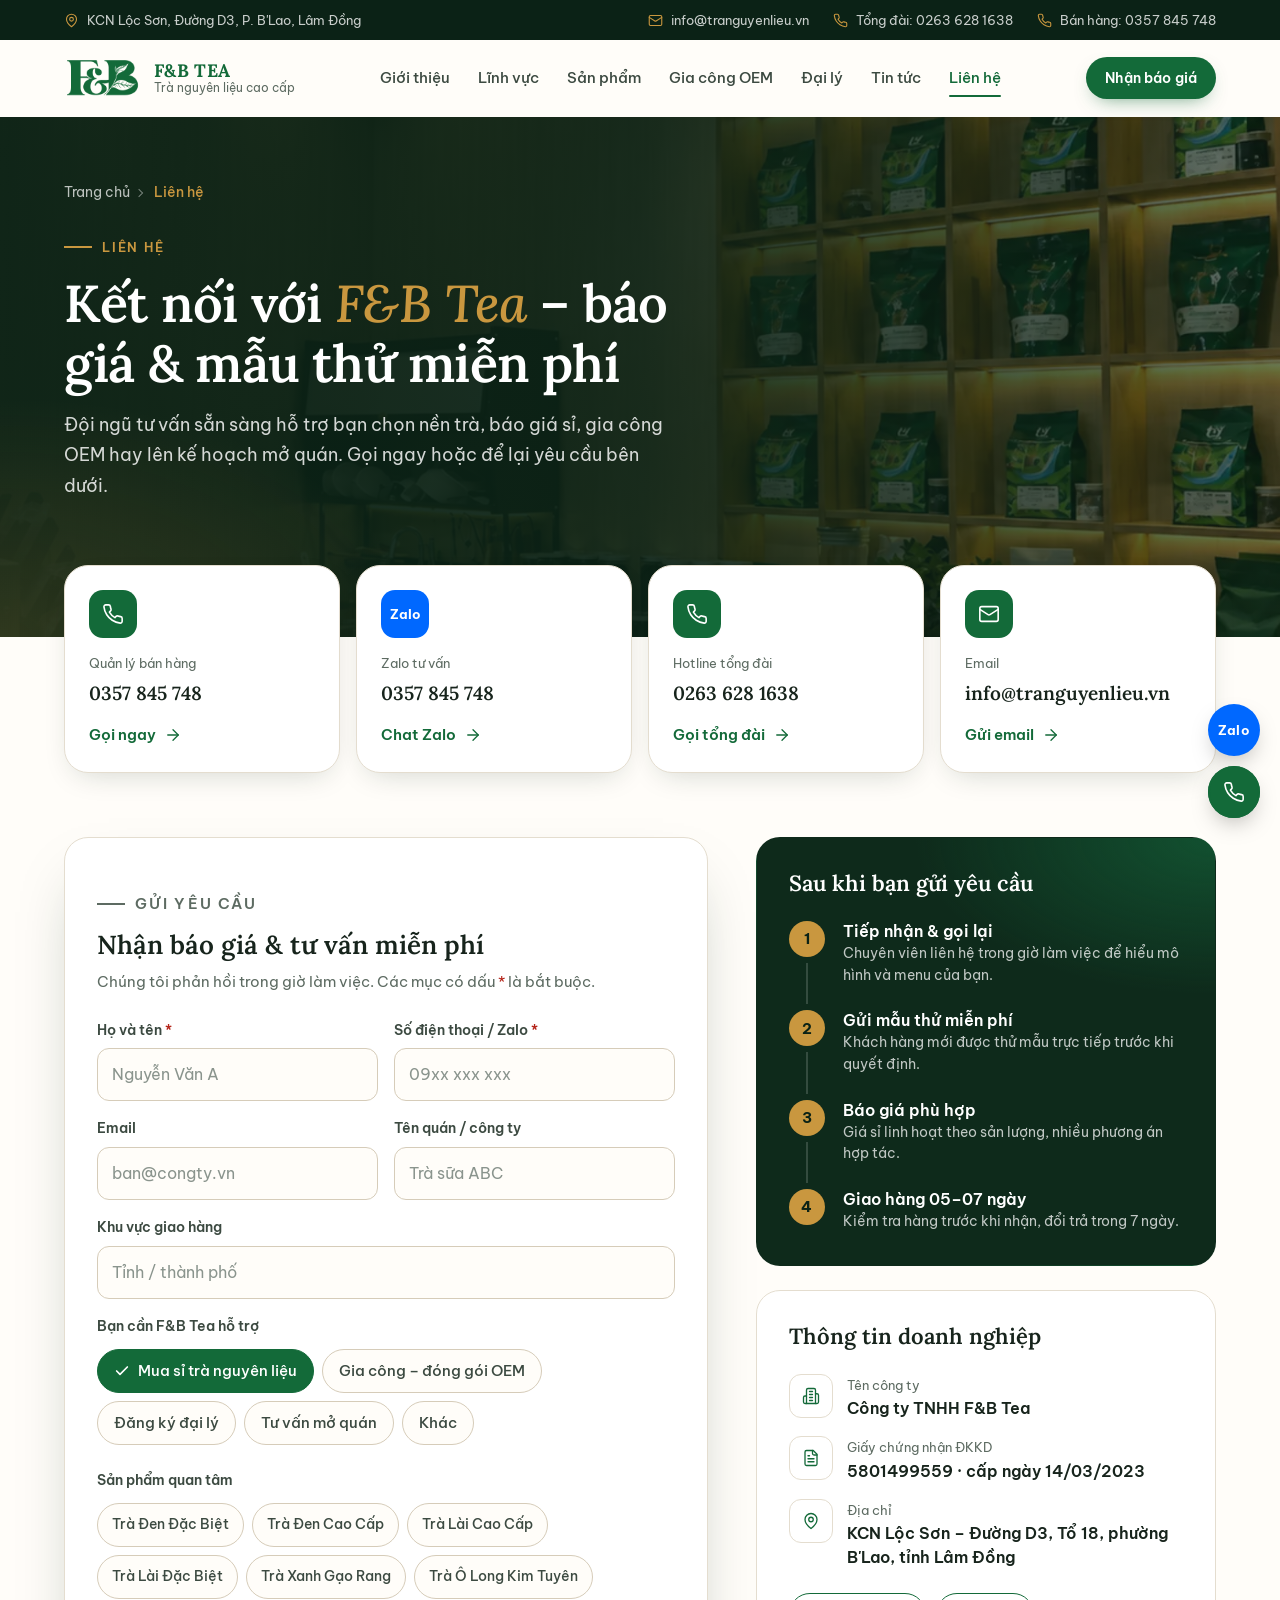
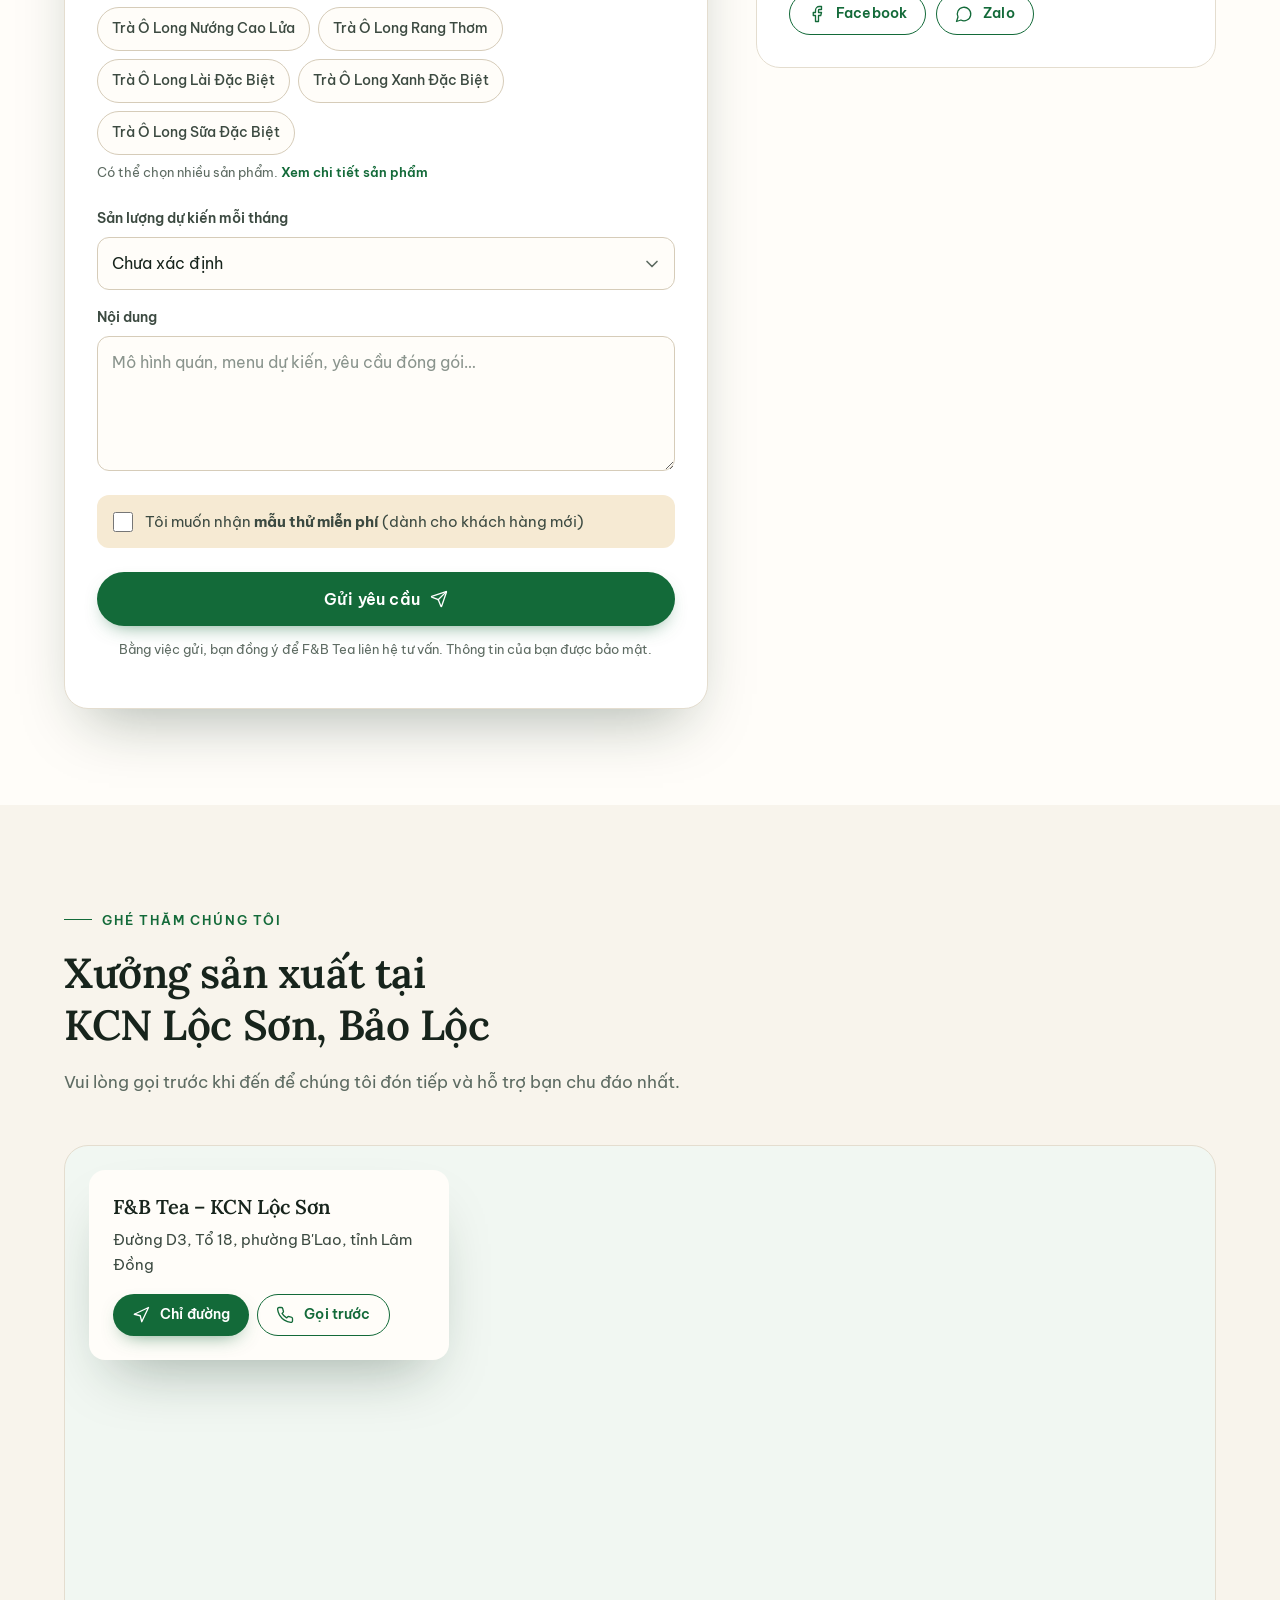
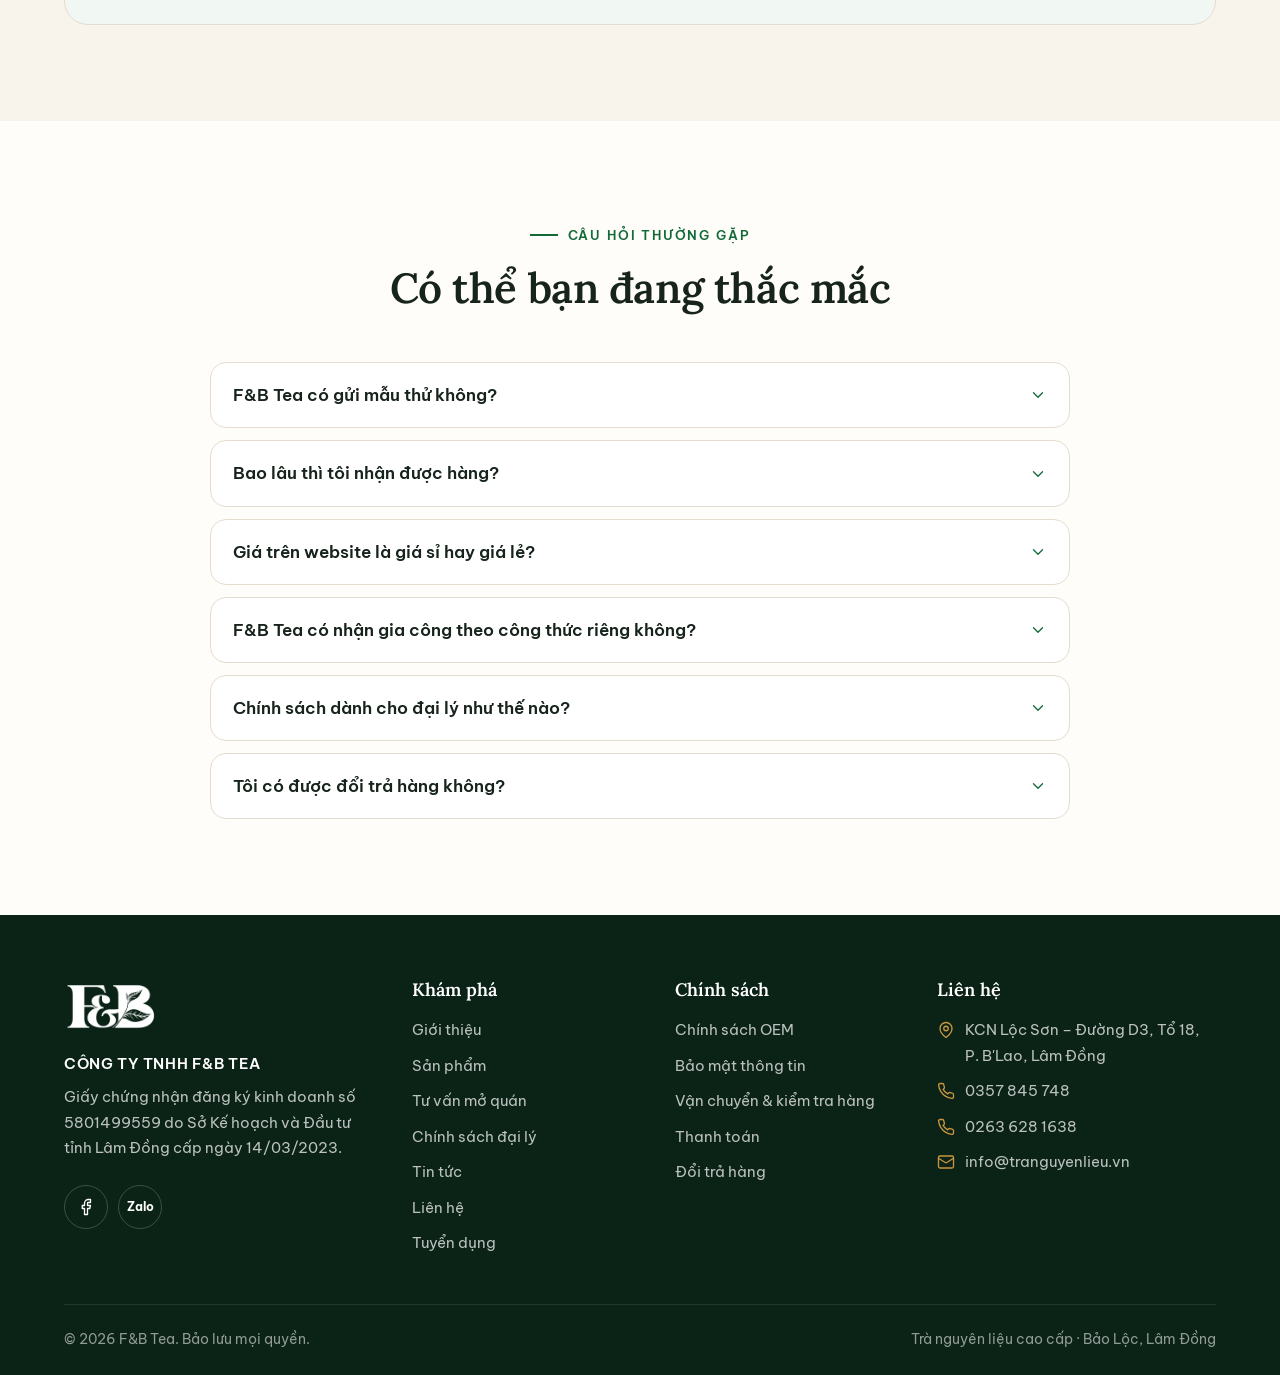
<file: lien-he.html>
<!doctype html>
<html lang="vi">
<head>
  <meta charset="utf-8">
  <meta name="viewport" content="width=device-width, initial-scale=1">
  <title>Liên hệ F&amp;B Tea – Báo giá sỉ &amp; mẫu thử trà nguyên liệu miễn phí</title>
  <meta name="description" content="Liên hệ Công ty TNHH F&amp;B Tea: KCN Lộc Sơn, Bảo Lộc, Lâm Đồng. Bán hàng 0357 845 748 · Tổng đài 0263 628 1638 · info@tranguyenlieu.vn. Nhận báo giá sỉ và mẫu thử miễn phí.">
  <meta name="theme-color" content="#0E2A1B">
  <meta property="og:title" content="Liên hệ F&amp;B Tea – Báo giá sỉ &amp; mẫu thử trà nguyên liệu miễn phí">
  <meta property="og:description" content="Liên hệ Công ty TNHH F&amp;B Tea: KCN Lộc Sơn, Bảo Lộc, Lâm Đồng. Bán hàng 0357 845 748 · Tổng đài 0263 628 1638 · info@tranguyenlieu.vn. Nhận báo giá sỉ và mẫu thử miễn phí.">
  <meta property="og:image" content="assets/img/showroom.webp">
  <link rel="icon" href="assets/img/logo.png">
  <link rel="preconnect" href="https://fonts.googleapis.com">
  <link rel="preconnect" href="https://fonts.gstatic.com" crossorigin>
  <link href="https://fonts.googleapis.com/css2?family=Be+Vietnam+Pro:wght@400;500;600;700&family=Lora:ital,wght@0,500;0,600;0,700;1,500&display=swap" rel="stylesheet">
  <link rel="stylesheet" href="assets/css/style.css">
</head>
<body>
  <!-- Icon sprite (Lucide-style, stroke 1.75) -->
  <svg width="0" height="0" style="position:absolute" aria-hidden="true">
    <defs>
      <symbol id="i-phone" viewBox="0 0 24 24"><path d="M22 16.92v3a2 2 0 0 1-2.18 2 19.79 19.79 0 0 1-8.63-3.07 19.5 19.5 0 0 1-6-6 19.79 19.79 0 0 1-3.07-8.67A2 2 0 0 1 4.11 2h3a2 2 0 0 1 2 1.72 12.84 12.84 0 0 0 .7 2.81 2 2 0 0 1-.45 2.11L8.09 9.91a16 16 0 0 0 6 6l1.27-1.27a2 2 0 0 1 2.11-.45 12.84 12.84 0 0 0 2.81.7A2 2 0 0 1 22 16.92z"/></symbol>
      <symbol id="i-mail" viewBox="0 0 24 24"><rect width="20" height="16" x="2" y="4" rx="2"/><path d="m22 7-8.97 5.7a1.94 1.94 0 0 1-2.06 0L2 7"/></symbol>
      <symbol id="i-pin" viewBox="0 0 24 24"><path d="M20 10c0 6-8 12-8 12s-8-6-8-12a8 8 0 0 1 16 0Z"/><circle cx="12" cy="10" r="3"/></symbol>
      <symbol id="i-leaf" viewBox="0 0 24 24"><path d="M11 20A7 7 0 0 1 9.8 6.1C15.5 5 17 4.48 19 2c1 2 2 4.18 2 8 0 5.5-4.78 10-10 10Z"/><path d="M2 21c0-3 1.85-5.36 5.08-6C9.5 14.52 12 13 13 12"/></symbol>
      <symbol id="i-shield" viewBox="0 0 24 24"><path d="M20 13c0 5-3.5 7.5-7.66 8.95a1 1 0 0 1-.67-.01C7.5 20.5 4 18 4 13V6a1 1 0 0 1 1-1c2 0 4.5-1.2 6.24-2.72a1.17 1.17 0 0 1 1.52 0C14.51 3.81 17 5 19 5a1 1 0 0 1 1 1z"/><path d="m9 12 2 2 4-4"/></symbol>
      <symbol id="i-flask" viewBox="0 0 24 24"><path d="M10 2v7.53a2 2 0 0 1-.21.9L4.72 20.55a1 1 0 0 0 .9 1.45h12.76a1 1 0 0 0 .9-1.45l-5.07-10.12a2 2 0 0 1-.21-.9V2"/><path d="M8.5 2h7"/><path d="M7 16h10"/></symbol>
      <symbol id="i-badge" viewBox="0 0 24 24"><path d="M3.85 8.62a4 4 0 0 1 4.78-4.77 4 4 0 0 1 6.74 0 4 4 0 0 1 4.78 4.78 4 4 0 0 1 0 6.74 4 4 0 0 1-4.77 4.78 4 4 0 0 1-6.75 0 4 4 0 0 1-4.78-4.77 4 4 0 0 1 0-6.76Z"/><path d="m9 12 2 2 4-4"/></symbol>
      <symbol id="i-package" viewBox="0 0 24 24"><path d="M11 21.73a2 2 0 0 0 2 0l7-4A2 2 0 0 0 21 16V8a2 2 0 0 0-1-1.73l-7-4a2 2 0 0 0-2 0l-7 4A2 2 0 0 0 3 8v8a2 2 0 0 0 1 1.73z"/><path d="M12 22V12"/><path d="m3.3 7 7.7 4.73a2 2 0 0 0 2 0L20.7 7"/><path d="m7.5 4.27 9 5.15"/></symbol>
      <symbol id="i-coffee" viewBox="0 0 24 24"><path d="M10 2v2"/><path d="M14 2v2"/><path d="M6 2v2"/><path d="M16 8a1 1 0 0 1 1 1v8a4 4 0 0 1-4 4H7a4 4 0 0 1-4-4V9a1 1 0 0 1 1-1h14a4 4 0 1 1 0 8h-1"/></symbol>
      <symbol id="i-arrow" viewBox="0 0 24 24"><path d="M5 12h14"/><path d="m12 5 7 7-7 7"/></symbol>
      <symbol id="i-arrow-up" viewBox="0 0 24 24"><path d="m5 12 7-7 7 7"/><path d="M12 19V5"/></symbol>
      <symbol id="i-menu" viewBox="0 0 24 24"><path d="M4 6h16M4 12h16M4 18h16"/></symbol>
      <symbol id="i-x" viewBox="0 0 24 24"><path d="M18 6 6 18M6 6l12 12"/></symbol>
      <symbol id="i-check" viewBox="0 0 24 24"><path d="M20 6 9 17l-5-5"/></symbol>
      <symbol id="i-truck" viewBox="0 0 24 24"><path d="M14 18V6a2 2 0 0 0-2-2H4a2 2 0 0 0-2 2v11a1 1 0 0 0 1 1h2"/><path d="M15 18H9"/><path d="M19 18h2a1 1 0 0 0 1-1v-3.65a1 1 0 0 0-.22-.62l-3.48-4.35A1 1 0 0 0 17.52 8H14"/><circle cx="17" cy="18" r="2"/><circle cx="7" cy="18" r="2"/></symbol>
      <symbol id="i-percent" viewBox="0 0 24 24"><path d="M19 5 5 19"/><circle cx="6.5" cy="6.5" r="2.5"/><circle cx="17.5" cy="17.5" r="2.5"/></symbol>
      <symbol id="i-gift" viewBox="0 0 24 24"><rect x="3" y="8" width="18" height="4" rx="1"/><path d="M12 8v13"/><path d="M19 12v7a2 2 0 0 1-2 2H7a2 2 0 0 1-2-2v-7"/><path d="M7.5 8a2.5 2.5 0 0 1 0-5C10 3 12 8 12 8s2-5 4.5-5a2.5 2.5 0 0 1 0 5"/></symbol>
      <symbol id="i-refresh" viewBox="0 0 24 24"><path d="M3 12a9 9 0 0 1 9-9 9.75 9.75 0 0 1 6.74 2.74L21 8"/><path d="M21 3v5h-5"/><path d="M21 12a9 9 0 0 1-9 9 9.75 9.75 0 0 1-6.74-2.74L3 16"/><path d="M8 16H3v5"/></symbol>
      <symbol id="i-megaphone" viewBox="0 0 24 24"><path d="m3 11 18-5v12L3 14v-3z"/><path d="M11.6 16.8a3 3 0 1 1-5.8-1.6"/></symbol>
      <symbol id="i-file" viewBox="0 0 24 24"><path d="M15 2H6a2 2 0 0 0-2 2v16a2 2 0 0 0 2 2h12a2 2 0 0 0 2-2V7Z"/><path d="M14 2v4a2 2 0 0 0 2 2h4"/><path d="M16 13H8M16 17H8M10 9H8"/></symbol>
      <symbol id="i-sprout" viewBox="0 0 24 24"><path d="M7 20h10"/><path d="M10 20c5.5-2.5.8-6.4 3-10"/><path d="M9.5 9.4c1.1.8 1.8 2.2 2.3 3.7-2 .4-3.5.4-4.8-.3-1.2-.6-2.3-1.9-3-4.2 2.8-.5 4.4 0 5.5.8z"/><path d="M14.1 6a7 7 0 0 0-1.1 4c1.9-.1 3.3-.6 4.3-1.4 1-1 1.6-2.3 1.7-4.6-2.7.1-4 1-4.9 2z"/></symbol>
      <symbol id="i-eye" viewBox="0 0 24 24"><path d="M2.06 12.35a1 1 0 0 1 0-.7 10.75 10.75 0 0 1 19.88 0 1 1 0 0 1 0 .7 10.75 10.75 0 0 1-19.88 0"/><circle cx="12" cy="12" r="3"/></symbol>
      <symbol id="i-briefcase" viewBox="0 0 24 24"><path d="M16 20V4a2 2 0 0 0-2-2h-4a2 2 0 0 0-2 2v16"/><rect width="20" height="14" x="2" y="6" rx="2"/></symbol>
      <symbol id="i-lock" viewBox="0 0 24 24"><rect width="18" height="11" x="3" y="11" rx="2"/><path d="M7 11V7a5 5 0 0 1 10 0v4"/></symbol>
      <symbol id="i-sparkles" viewBox="0 0 24 24"><path d="M9.94 15.5A2 2 0 0 0 8.5 14.06l-6.14-1.58a.5.5 0 0 1 0-.96L8.5 9.94A2 2 0 0 0 9.94 8.5l1.58-6.14a.5.5 0 0 1 .96 0l1.58 6.14a2 2 0 0 0 1.44 1.44l6.14 1.58a.5.5 0 0 1 0 .96l-6.14 1.58a2 2 0 0 0-1.44 1.44l-1.58 6.14a.5.5 0 0 1-.96 0z"/></symbol>
      <symbol id="i-chat" viewBox="0 0 24 24"><path d="M7.9 20A9 9 0 1 0 4 16.1L2 22Z"/></symbol>
      <symbol id="i-clock" viewBox="0 0 24 24"><circle cx="12" cy="12" r="10"/><path d="M12 6v6l4 2"/></symbol>
      <symbol id="i-search" viewBox="0 0 24 24"><circle cx="11" cy="11" r="8"/><path d="m21 21-4.3-4.3"/></symbol>
      <symbol id="i-zoom" viewBox="0 0 24 24"><circle cx="11" cy="11" r="8"/><path d="m21 21-4.3-4.3"/><path d="M11 8v6M8 11h6"/></symbol>
      <symbol id="i-chevron-down" viewBox="0 0 24 24"><path d="m6 9 6 6 6-6"/></symbol>
      <symbol id="i-send" viewBox="0 0 24 24"><path d="M14.536 21.686a.5.5 0 0 0 .937-.024l6.5-19a.496.496 0 0 0-.635-.635l-19 6.5a.5.5 0 0 0-.024.937l7.93 3.18a2 2 0 0 1 1.112 1.11z"/><path d="m21.854 2.147-10.94 10.939"/></symbol>
      <symbol id="i-facebook" viewBox="0 0 24 24"><path d="M18 2h-3a5 5 0 0 0-5 5v3H7v4h3v8h4v-8h3l1-4h-4V7a1 1 0 0 1 1-1h3z"/></symbol>
      <symbol id="i-navigation" viewBox="0 0 24 24"><path d="M3 11 22 2l-9 19-2-8-8-2z"/></symbol>
      <symbol id="i-building" viewBox="0 0 24 24"><path d="M6 22V4a2 2 0 0 1 2-2h8a2 2 0 0 1 2 2v18Z"/><path d="M6 12H4a2 2 0 0 0-2 2v6a2 2 0 0 0 2 2h2"/><path d="M18 9h2a2 2 0 0 1 2 2v9a2 2 0 0 1-2 2h-2"/><path d="M10 6h4M10 10h4M10 14h4M10 18h4"/></symbol>
      <symbol id="i-book" viewBox="0 0 24 24"><path d="M2 3h6a4 4 0 0 1 4 4v14a3 3 0 0 0-3-3H2z"/><path d="M22 3h-6a4 4 0 0 0-4 4v14a3 3 0 0 1 3-3h7z"/></symbol>
      <symbol id="i-cup" viewBox="0 0 24 24"><path d="m6 8 1.75 12.28a2 2 0 0 0 2 1.72h4.54a2 2 0 0 0 2-1.72L18 8"/><path d="M5 8h14"/><path d="M7 15a6.47 6.47 0 0 1 5 0 6.47 6.47 0 0 0 5 0"/><path d="m12 8 1-6h2"/></symbol>
      <symbol id="i-citrus" viewBox="0 0 24 24"><path d="M21.66 17.67a1.08 1.08 0 0 1-.04 1.6A12 12 0 0 1 4.73 2.38a1.1 1.1 0 0 1 1.61-.04z"/><path d="M19.65 15.66A8 8 0 0 1 8.35 4.34"/><path d="m14 10-5.5 5.5"/><path d="M14 17.85V10H6.15"/></symbol>
      <symbol id="i-flame" viewBox="0 0 24 24"><path d="M8.5 14.5A2.5 2.5 0 0 0 11 12c0-1.38-.5-2-1-3-1.072-2.143-.224-4.054 2-6 .5 2.5 2 4.9 4 6.5 2 1.6 3 3.5 3 5.5a7 7 0 1 1-14 0c0-1.153.433-2.294 1-3a2.5 2.5 0 0 0 2.5 2.5z"/></symbol>
      <symbol id="i-wheat" viewBox="0 0 24 24"><path d="M2 22 16 8"/><path d="M3.47 12.53 5 11l1.53 1.53a3.5 3.5 0 0 1 0 4.94L5 19l-1.53-1.53a3.5 3.5 0 0 1 0-4.94Z"/><path d="M7.47 8.53 9 7l1.53 1.53a3.5 3.5 0 0 1 0 4.94L9 15l-1.53-1.53a3.5 3.5 0 0 1 0-4.94Z"/><path d="M11.47 4.53 13 3l1.53 1.53a3.5 3.5 0 0 1 0 4.94L13 11l-1.53-1.53a3.5 3.5 0 0 1 0-4.94Z"/><path d="M20 2h2v2a4 4 0 0 1-4 4h-2V6a4 4 0 0 1 4-4Z"/></symbol>
      <symbol id="i-inbox" viewBox="0 0 24 24"><path d="M22 12h-6l-2 3h-4l-2-3H2"/><path d="M5.45 5.11 2 12v6a2 2 0 0 0 2 2h16a2 2 0 0 0 2-2v-6l-3.45-6.89A2 2 0 0 0 16.76 4H7.24a2 2 0 0 0-1.79 1.11z"/></symbol>
      <symbol id="i-info" viewBox="0 0 24 24"><circle cx="12" cy="12" r="10"/><path d="M12 16v-4M12 8h.01"/></symbol>
    </defs>
  </svg>

  <a class="skip-link" href="#main">Bỏ qua điều hướng</a>

  <!-- Top bar -->
  <div class="topbar">
    <div class="container topbar__inner">
      <p class="topbar__item"><svg class="icon"><use href="#i-pin"/></svg>KCN Lộc Sơn, Đường D3, P. B'Lao, Lâm Đồng</p>
      <div class="topbar__links">
        <a href="mailto:info@tranguyenlieu.vn"><svg class="icon"><use href="#i-mail"/></svg>info@tranguyenlieu.vn</a>
        <a href="tel:02636281638"><svg class="icon"><use href="#i-phone"/></svg>Tổng đài: 0263 628 1638</a>
        <a href="tel:0357845748"><svg class="icon"><use href="#i-phone"/></svg>Bán hàng: 0357 845 748</a>
      </div>
    </div>
  </div>

  <!-- Header -->
  <header class="header" id="header">
    <div class="container header__inner">
      <a href="index.html" class="brand" aria-label="F&B Tea – Trang chủ">
        <img src="assets/img/logo.png" alt="Logo F&B Tea" width="110" height="65">
        <span class="brand__text"><strong>F&amp;B TEA</strong><small>Trà nguyên liệu cao cấp</small></span>
      </a>

      <nav class="nav" id="nav" aria-label="Điều hướng chính">
        <ul class="nav__list">
          <li><a href="index.html#gioi-thieu">Giới thiệu</a></li>
          <li><a href="index.html#linh-vuc">Lĩnh vực</a></li>
          <li><a href="san-pham.html">Sản phẩm</a></li>
          <li><a href="index.html#gia-cong">Gia công OEM</a></li>
          <li><a href="index.html#dai-ly">Đại lý</a></li>
          <li><a href="tin-tuc.html">Tin tức</a></li>
          <li><a href="lien-he.html" aria-current="page">Liên hệ</a></li>
        </ul>
        <div class="nav__mobile-cta">
          <a class="btn btn--primary btn--block" href="tel:0357845748"><svg class="icon"><use href="#i-phone"/></svg>Gọi 0357 845 748</a>
        </div>
      </nav>

      <div class="header__actions">
        <a class="btn btn--primary btn--sm header__cta" href="#form">Nhận báo giá</a>
        <button class="nav-toggle" id="navToggle" aria-label="Mở menu" aria-expanded="false" aria-controls="nav">
          <svg class="icon icon--lg"><use href="#i-menu"/></svg>
        </button>
      </div>
    </div>
  </header>

  <main id="main">
    <section class="page-hero page-hero--overlap">
      <img class="page-hero__img" src="assets/img/showroom.webp" alt="" width="1400" height="933" fetchpriority="high">
      <div class="container">
        <div class="page-hero__inner">
          <nav class="breadcrumb" aria-label="Breadcrumb">
            <ol><li><a href="index.html">Trang chủ</a></li><li><span aria-current="page">Liên hệ</span></li></ol>
          </nav>
          <p class="eyebrow eyebrow--light">Liên hệ</p>
          <h1 class="page-hero__title">Kết nối với <em>F&amp;B&nbsp;Tea</em> – báo giá &amp; mẫu thử miễn phí</h1>
          <p class="page-hero__lede">Đội ngũ tư vấn sẵn sàng hỗ trợ bạn chọn nền trà, báo giá sỉ, gia công OEM hay lên kế hoạch mở quán. Gọi ngay hoặc để lại yêu cầu bên dưới.</p>
        </div>
      </div>
    </section>

    <!-- Liên hệ nhanh -->
    <div class="container">
      <ul class="quick-contact">
        <li class="reveal"><a class="qc" href="tel:0357845748"><span class="qc__icon"><svg class="icon" aria-hidden="true"><use href="#i-phone"/></svg></span><small>Quản lý bán hàng</small><strong>0357 845 748</strong><span class="link-arrow"><span class="label">Gọi ngay</span><svg class="icon" aria-hidden="true"><use href="#i-arrow"/></svg></span></a></li>
        <li class="reveal"><a class="qc qc--zalo" href="https://zalo.me/0357845748" target="_blank" rel="noopener"><span class="qc__icon">Zalo</span><small>Zalo tư vấn</small><strong>0357 845 748</strong><span class="link-arrow"><span class="label">Chat Zalo</span><svg class="icon" aria-hidden="true"><use href="#i-arrow"/></svg></span></a></li>
        <li class="reveal"><a class="qc" href="tel:02636281638"><span class="qc__icon"><svg class="icon" aria-hidden="true"><use href="#i-phone"/></svg></span><small>Hotline tổng đài</small><strong>0263 628 1638</strong><span class="link-arrow"><span class="label">Gọi tổng đài</span><svg class="icon" aria-hidden="true"><use href="#i-arrow"/></svg></span></a></li>
        <li class="reveal"><a class="qc" href="mailto:info@tranguyenlieu.vn"><span class="qc__icon"><svg class="icon" aria-hidden="true"><use href="#i-mail"/></svg></span><small>Email</small><strong>info@tranguyenlieu.vn</strong><span class="link-arrow"><span class="label">Gửi email</span><svg class="icon" aria-hidden="true"><use href="#i-arrow"/></svg></span></a></li>
      </ul>
    </div>

    <!-- Biểu mẫu -->
    <section class="section contact-section">
      <div class="container contact-page">
        <form class="form" id="form" data-mailto novalidate aria-labelledby="formTitle">
          <div class="form__head">
            <p class="eyebrow">Gửi yêu cầu</p>
            <h2 class="form__title" id="formTitle">Nhận báo giá &amp; tư vấn miễn phí</h2>
            <p>Chúng tôi phản hồi trong giờ làm việc. Các mục có dấu <span class="req" aria-hidden="true">*</span> là bắt buộc.</p>
          </div>

          <div class="form__row">
            <div class="field">
              <label for="f-name">Họ và tên <span class="req" aria-hidden="true">*</span></label>
              <input id="f-name" name="name" type="text" autocomplete="name" required placeholder="Nguyễn Văn A">
              <p class="field__error" id="e-name"></p>
            </div>
            <div class="field">
              <label for="f-phone">Số điện thoại / Zalo <span class="req" aria-hidden="true">*</span></label>
              <input id="f-phone" name="phone" type="tel" inputmode="tel" autocomplete="tel" required placeholder="09xx xxx xxx">
              <p class="field__error" id="e-phone"></p>
            </div>
          </div>
          <div class="form__row">
            <div class="field">
              <label for="f-email">Email</label>
              <input id="f-email" name="email" type="email" inputmode="email" autocomplete="email" placeholder="ban@congty.vn">
              <p class="field__error" id="e-email"></p>
            </div>
            <div class="field">
              <label for="f-company">Tên quán / công ty</label>
              <input id="f-company" name="company" type="text" autocomplete="organization" placeholder="Trà sữa ABC">
            </div>
          </div>
          <div class="field">
            <label for="f-city">Khu vực giao hàng</label>
            <input id="f-city" name="city" type="text" autocomplete="address-level1" placeholder="Tỉnh / thành phố">
          </div>

          <fieldset class="fieldset">
            <legend>Bạn cần F&amp;B Tea hỗ trợ</legend>
            <div class="choices">
              <label class="choice"><input type="radio" name="need" value="Mua sỉ trà nguyên liệu" checked><span><svg class="icon" aria-hidden="true"><use href="#i-check"/></svg>Mua sỉ trà nguyên liệu</span></label>
              <label class="choice"><input type="radio" name="need" value="Gia công – đóng gói OEM"><span><svg class="icon" aria-hidden="true"><use href="#i-check"/></svg>Gia công – đóng gói OEM</span></label>
              <label class="choice"><input type="radio" name="need" value="Đăng ký đại lý"><span><svg class="icon" aria-hidden="true"><use href="#i-check"/></svg>Đăng ký đại lý</span></label>
              <label class="choice"><input type="radio" name="need" value="Tư vấn mở quán"><span><svg class="icon" aria-hidden="true"><use href="#i-check"/></svg>Tư vấn mở quán</span></label>
              <label class="choice"><input type="radio" name="need" value="Khác"><span><svg class="icon" aria-hidden="true"><use href="#i-check"/></svg>Khác</span></label>
            </div>
          </fieldset>

          <fieldset class="fieldset">
            <legend>Sản phẩm quan tâm</legend>
            <div class="choices choices--sm">
              <label class="choice"><input type="checkbox" name="products" value="Trà Đen Đặc Biệt"><span><svg class="icon" aria-hidden="true"><use href="#i-check"/></svg>Trà Đen Đặc Biệt</span></label>
              <label class="choice"><input type="checkbox" name="products" value="Trà Đen Cao Cấp"><span><svg class="icon" aria-hidden="true"><use href="#i-check"/></svg>Trà Đen Cao Cấp</span></label>
              <label class="choice"><input type="checkbox" name="products" value="Trà Lài Cao Cấp"><span><svg class="icon" aria-hidden="true"><use href="#i-check"/></svg>Trà Lài Cao Cấp</span></label>
              <label class="choice"><input type="checkbox" name="products" value="Trà Lài Đặc Biệt"><span><svg class="icon" aria-hidden="true"><use href="#i-check"/></svg>Trà Lài Đặc Biệt</span></label>
              <label class="choice"><input type="checkbox" name="products" value="Trà Xanh Gạo Rang"><span><svg class="icon" aria-hidden="true"><use href="#i-check"/></svg>Trà Xanh Gạo Rang</span></label>
              <label class="choice"><input type="checkbox" name="products" value="Trà Ô Long Kim Tuyên"><span><svg class="icon" aria-hidden="true"><use href="#i-check"/></svg>Trà Ô Long Kim Tuyên</span></label>
              <label class="choice"><input type="checkbox" name="products" value="Trà Ô Long Nướng Cao Lửa"><span><svg class="icon" aria-hidden="true"><use href="#i-check"/></svg>Trà Ô Long Nướng Cao Lửa</span></label>
              <label class="choice"><input type="checkbox" name="products" value="Trà Ô Long Rang Thơm"><span><svg class="icon" aria-hidden="true"><use href="#i-check"/></svg>Trà Ô Long Rang Thơm</span></label>
              <label class="choice"><input type="checkbox" name="products" value="Trà Ô Long Lài Đặc Biệt"><span><svg class="icon" aria-hidden="true"><use href="#i-check"/></svg>Trà Ô Long Lài Đặc Biệt</span></label>
              <label class="choice"><input type="checkbox" name="products" value="Trà Ô Long Xanh Đặc Biệt"><span><svg class="icon" aria-hidden="true"><use href="#i-check"/></svg>Trà Ô Long Xanh Đặc Biệt</span></label>
              <label class="choice"><input type="checkbox" name="products" value="Trà Ô Long Sữa Đặc Biệt"><span><svg class="icon" aria-hidden="true"><use href="#i-check"/></svg>Trà Ô Long Sữa Đặc Biệt</span></label>
            </div>
            <p class="field__help">Có thể chọn nhiều sản phẩm. <a class="link-arrow" href="san-pham.html">Xem chi tiết sản phẩm</a></p>
          </fieldset>

          <div class="field">
            <label for="f-volume">Sản lượng dự kiến mỗi tháng</label>
            <select id="f-volume" name="volume">
              <option>Chưa xác định</option>
              <option>Dưới 10 kg</option>
              <option>10 – 50 kg</option>
              <option>50 – 200 kg</option>
              <option>Trên 200 kg</option>
            </select>
          </div>
          <div class="field">
            <label for="f-msg">Nội dung</label>
            <textarea id="f-msg" name="message" rows="4" placeholder="Mô hình quán, menu dự kiến, yêu cầu đóng gói…"></textarea>
          </div>

          <label class="check"><input type="checkbox" name="sample" value="Có" data-label="Nhận mẫu thử miễn phí"><span>Tôi muốn nhận <strong>mẫu thử miễn phí</strong> (dành cho khách hàng mới)</span></label>

          <button class="btn btn--primary btn--lg btn--block" type="submit">Gửi yêu cầu<svg class="icon" aria-hidden="true"><use href="#i-send"/></svg></button>
          <p class="form__note">Bằng việc gửi, bạn đồng ý để F&amp;B Tea liên hệ tư vấn. Thông tin của bạn được bảo mật.</p>
          <div class="form__success" id="formSuccess" role="status" aria-live="polite" hidden>
            <svg class="icon icon--lg"><use href="#i-check"/></svg>
            <div><strong>Đã chuẩn bị yêu cầu!</strong><p>Ứng dụng email của bạn sẽ mở để gửi tới info@tranguyenlieu.vn. Cần gấp? Gọi <a href="tel:0357845748">0357 845 748</a>.</p></div>
          </div>
        </form>

        <aside class="contact-aside" aria-label="Thông tin thêm">
          <div class="aside-card aside-card--dark reveal">
            <h2>Sau khi bạn gửi yêu cầu</h2>
            <ol class="timeline">
              <li><h3>Tiếp nhận &amp; gọi lại</h3><p>Chuyên viên liên hệ trong giờ làm việc để hiểu mô hình và menu của bạn.</p></li>
              <li><h3>Gửi mẫu thử miễn phí</h3><p>Khách hàng mới được thử mẫu trực tiếp trước khi quyết định.</p></li>
              <li><h3>Báo giá phù hợp</h3><p>Giá sỉ linh hoạt theo sản lượng, nhiều phương án hợp tác.</p></li>
              <li><h3>Giao hàng 05–07 ngày</h3><p>Kiểm tra hàng trước khi nhận, đổi trả trong 7 ngày.</p></li>
            </ol>
          </div>
          <div class="aside-card reveal">
            <h2>Thông tin doanh nghiệp</h2>
            <ul class="info-list">
              <li><span class="contact__icon"><svg class="icon" aria-hidden="true"><use href="#i-building"/></svg></span><div><small>Tên công ty</small><p>Công ty TNHH F&amp;B Tea</p></div></li>
              <li><span class="contact__icon"><svg class="icon" aria-hidden="true"><use href="#i-file"/></svg></span><div><small>Giấy chứng nhận ĐKKD</small><p>5801499559 · cấp ngày 14/03/2023</p></div></li>
              <li><span class="contact__icon"><svg class="icon" aria-hidden="true"><use href="#i-pin"/></svg></span><div><small>Địa chỉ</small><p>KCN Lộc Sơn – Đường D3, Tổ 18, phường B'Lao, tỉnh Lâm Đồng</p></div></li>
            </ul>
            <div class="social-row">
              <a class="btn btn--outline btn--sm" href="https://www.facebook.com/profile.php?id=61578558354699" target="_blank" rel="noopener"><svg class="icon" aria-hidden="true"><use href="#i-facebook"/></svg>Facebook</a>
              <a class="btn btn--outline btn--sm" href="https://zalo.me/0357845748" target="_blank" rel="noopener"><svg class="icon" aria-hidden="true"><use href="#i-chat"/></svg>Zalo</a>
            </div>
          </div>
        </aside>
      </div>
    </section>

    <!-- Bản đồ -->
    <section class="section section--tint" id="ban-do">
      <div class="container">
        <header class="section__head">
          <p class="eyebrow reveal">Ghé thăm chúng tôi</p>
          <h2 class="section__title reveal">Xưởng sản xuất tại KCN Lộc Sơn, Bảo Lộc</h2>
          <p class="section__lede reveal">Vui lòng gọi trước khi đến để chúng tôi đón tiếp và hỗ trợ bạn chu đáo nhất.</p>
        </header>
        <div class="map-wide reveal">
          <iframe title="Bản đồ đến F&B Tea – KCN Lộc Sơn, Bảo Lộc" src="https://www.google.com/maps?q=KCN%20L%E1%BB%99c%20S%C6%A1n%2C%20B%E1%BA%A3o%20L%E1%BB%99c%2C%20L%C3%A2m%20%C4%90%E1%BB%93ng&amp;output=embed" loading="lazy" referrerpolicy="no-referrer-when-downgrade"></iframe>
          <div class="map-card">
            <h3>F&amp;B Tea – KCN Lộc Sơn</h3>
            <p>Đường D3, Tổ 18, phường B'Lao, tỉnh Lâm Đồng</p>
            <div class="map-card__actions">
              <a class="btn btn--primary btn--sm" href="https://www.google.com/maps/dir/?api=1&amp;destination=KCN%20L%E1%BB%99c%20S%C6%A1n%2C%20B%E1%BA%A3o%20L%E1%BB%99c%2C%20L%C3%A2m%20%C4%90%E1%BB%93ng" target="_blank" rel="noopener"><svg class="icon" aria-hidden="true"><use href="#i-navigation"/></svg>Chỉ đường</a>
              <a class="btn btn--outline btn--sm" href="tel:0357845748"><svg class="icon" aria-hidden="true"><use href="#i-phone"/></svg>Gọi trước</a>
            </div>
          </div>
        </div>
      </div>
    </section>

    <!-- Hỏi đáp -->
    <section class="section" id="hoi-dap">
      <div class="container">
        <header class="section__head section__head--center">
          <p class="eyebrow reveal">Câu hỏi thường gặp</p>
          <h2 class="section__title reveal">Có thể bạn đang thắc mắc</h2>
        </header>
        <div class="faq">
          <details class="reveal">
            <summary>F&amp;B Tea có gửi mẫu thử không?<svg class="icon" aria-hidden="true"><use href="#i-chevron-down"/></svg></summary>
            <p>Có. Khách hàng mới được thử mẫu miễn phí trước khi quyết định đặt hàng. Hãy đánh dấu “mẫu thử miễn phí” trong biểu mẫu hoặc gọi <a href="tel:0357845748">0357 845 748</a>.</p>
          </details>
          <details class="reveal">
            <summary>Bao lâu thì tôi nhận được hàng?<svg class="icon" aria-hidden="true"><use href="#i-chevron-down"/></svg></summary>
            <p>Thời gian giao hàng từ 05–07 ngày kể từ ngày đặt hàng. Bạn được kiểm tra hàng trước khi nhận.</p>
          </details>
          <details class="reveal">
            <summary>Giá trên website là giá sỉ hay giá lẻ?<svg class="icon" aria-hidden="true"><use href="#i-chevron-down"/></svg></summary>
            <p>Giá hiển thị là giá lẻ tham khảo. Giá sỉ phụ thuộc sản lượng và phương án hợp tác – vui lòng gửi yêu cầu để nhận báo giá chính xác.</p>
          </details>
          <details class="reveal">
            <summary>F&amp;B Tea có nhận gia công theo công thức riêng không?<svg class="icon" aria-hidden="true"><use href="#i-chevron-down"/></svg></summary>
            <p>Có. Chúng tôi nhận gia công, đóng gói trà đen, trà lài, trà Ô long… theo yêu cầu riêng, theo quy cách hoặc bao xá, và cam kết bảo mật thông tin khách hàng.</p>
          </details>
          <details class="reveal">
            <summary>Chính sách dành cho đại lý như thế nào?<svg class="icon" aria-hidden="true"><use href="#i-chevron-down"/></svg></summary>
            <p>Chiết khấu cao với nhiều phương án hợp tác, công nợ 30 ngày, ưu đãi khi trưng bày – quảng bá sản phẩm, hỗ trợ tài liệu bán hàng và công bố địa chỉ đại lý trên website, fanpage F&amp;B Tea. <a href="index.html#dai-ly">Xem chính sách đại lý</a>.</p>
          </details>
          <details class="reveal">
            <summary>Tôi có được đổi trả hàng không?<svg class="icon" aria-hidden="true"><use href="#i-chevron-down"/></svg></summary>
            <p>F&amp;B Tea chấp nhận đổi – trả hàng hóa trong vòng 7 ngày kể từ ngày nhận hàng.</p>
          </details>
        </div>
      </div>
    </section>
  </main>

  <!-- FOOTER -->
  <footer class="footer">
    <div class="container footer__grid">
      <div class="footer__brand">
        <img src="assets/img/logo-white.png" alt="F&B Tea" width="110" height="65" loading="lazy">
        <p class="footer__company">CÔNG TY TNHH F&amp;B TEA</p>
        <p>Giấy chứng nhận đăng ký kinh doanh số 5801499559 do Sở Kế hoạch và Đầu tư tỉnh Lâm Đồng cấp ngày 14/03/2023.</p>
        <div class="footer__social">
          <a href="https://www.facebook.com/profile.php?id=61578558354699" target="_blank" rel="noopener" aria-label="Fanpage Facebook F&B Tea"><svg class="icon"><use href="#i-facebook"/></svg></a>
          <a href="https://zalo.me/0357845748" target="_blank" rel="noopener" aria-label="Chat Zalo với F&B Tea">Zalo</a>
        </div>
      </div>
      <div>
        <h4>Khám phá</h4>
        <ul>
          <li><a href="index.html#gioi-thieu">Giới thiệu</a></li>
          <li><a href="san-pham.html">Sản phẩm</a></li>
          <li><a href="index.html#linh-vuc">Tư vấn mở quán</a></li>
          <li><a href="index.html#dai-ly">Chính sách đại lý</a></li>
          <li><a href="tin-tuc.html">Tin tức</a></li>
          <li><a href="lien-he.html">Liên hệ</a></li>
          <li><a href="https://tranguyenlieu.vn/tuyen-dung" target="_blank" rel="noopener">Tuyển dụng</a></li>
        </ul>
      </div>
      <div>
        <h4>Chính sách</h4>
        <ul>
          <li><a href="https://tranguyenlieu.vn/" target="_blank" rel="noopener">Chính sách OEM</a></li>
          <li><a href="https://tranguyenlieu.vn/" target="_blank" rel="noopener">Bảo mật thông tin</a></li>
          <li><a href="https://tranguyenlieu.vn/" target="_blank" rel="noopener">Vận chuyển &amp; kiểm tra hàng</a></li>
          <li><a href="https://tranguyenlieu.vn/" target="_blank" rel="noopener">Thanh toán</a></li>
          <li><a href="https://tranguyenlieu.vn/" target="_blank" rel="noopener">Đổi trả hàng</a></li>
        </ul>
      </div>
      <div>
        <h4>Liên hệ</h4>
        <ul class="footer__contact">
          <li><svg class="icon"><use href="#i-pin"/></svg>KCN Lộc Sơn – Đường D3, Tổ 18, P. B'Lao, Lâm Đồng</li>
          <li><svg class="icon"><use href="#i-phone"/></svg><a href="tel:0357845748">0357 845 748</a></li>
          <li><svg class="icon"><use href="#i-phone"/></svg><a href="tel:02636281638">0263 628 1638</a></li>
          <li><svg class="icon"><use href="#i-mail"/></svg><a href="mailto:info@tranguyenlieu.vn">info@tranguyenlieu.vn</a></li>
        </ul>
      </div>
    </div>
    <div class="container footer__bottom">
      <p>© <span id="year">2026</span> F&amp;B Tea. Bảo lưu mọi quyền.</p>
      <p>Trà nguyên liệu cao cấp · Bảo Lộc, Lâm Đồng</p>
    </div>
  </footer>

  <!-- Floating contact -->
  <div class="fab" aria-label="Liên hệ nhanh">
    <a class="fab__btn fab__btn--zalo" href="https://zalo.me/0357845748" target="_blank" rel="noopener" aria-label="Chat Zalo với F&B Tea">Zalo</a>
    <a class="fab__btn fab__btn--phone" href="tel:0357845748" aria-label="Gọi 0357 845 748"><svg class="icon"><use href="#i-phone"/></svg></a>
    <button class="fab__btn fab__btn--top" id="toTop" aria-label="Lên đầu trang"><svg class="icon"><use href="#i-arrow-up"/></svg></button>
  </div>

  <script src="assets/js/main.js" defer></script>
</body>
</html>
</file>
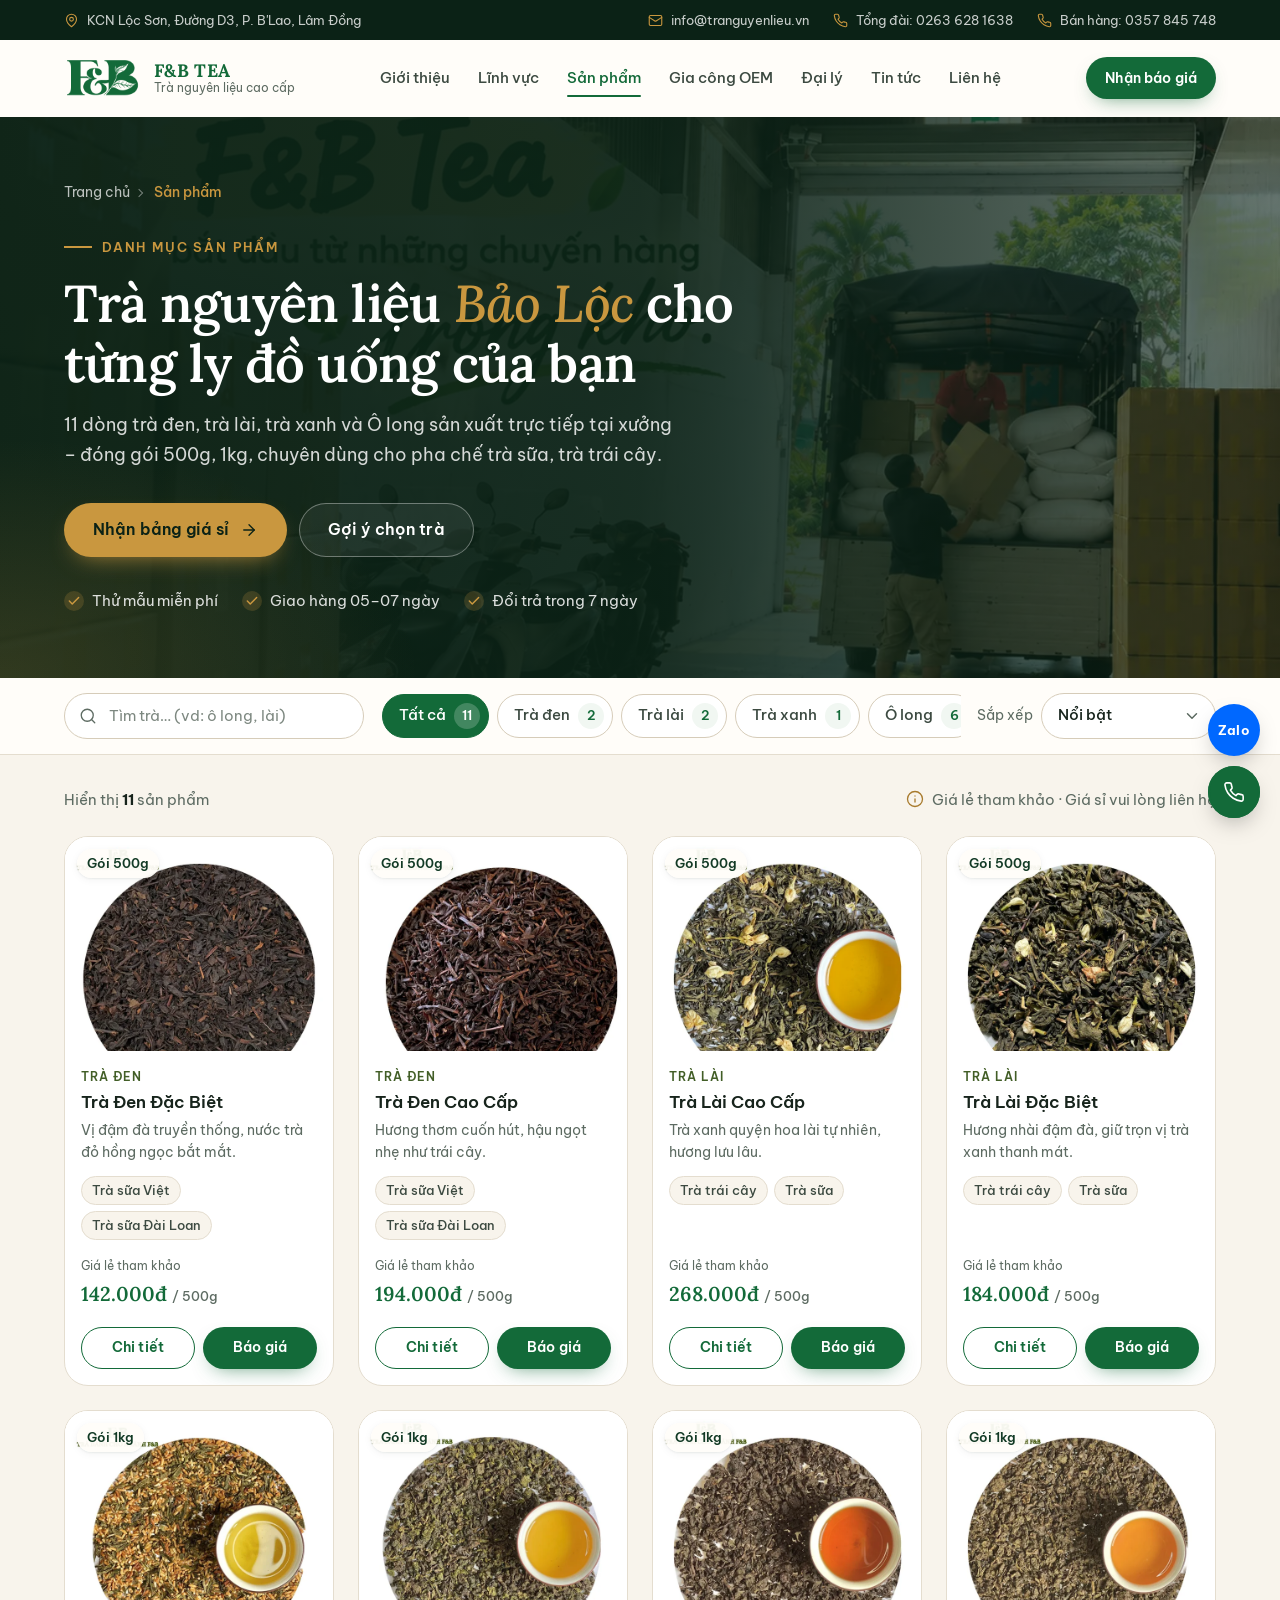
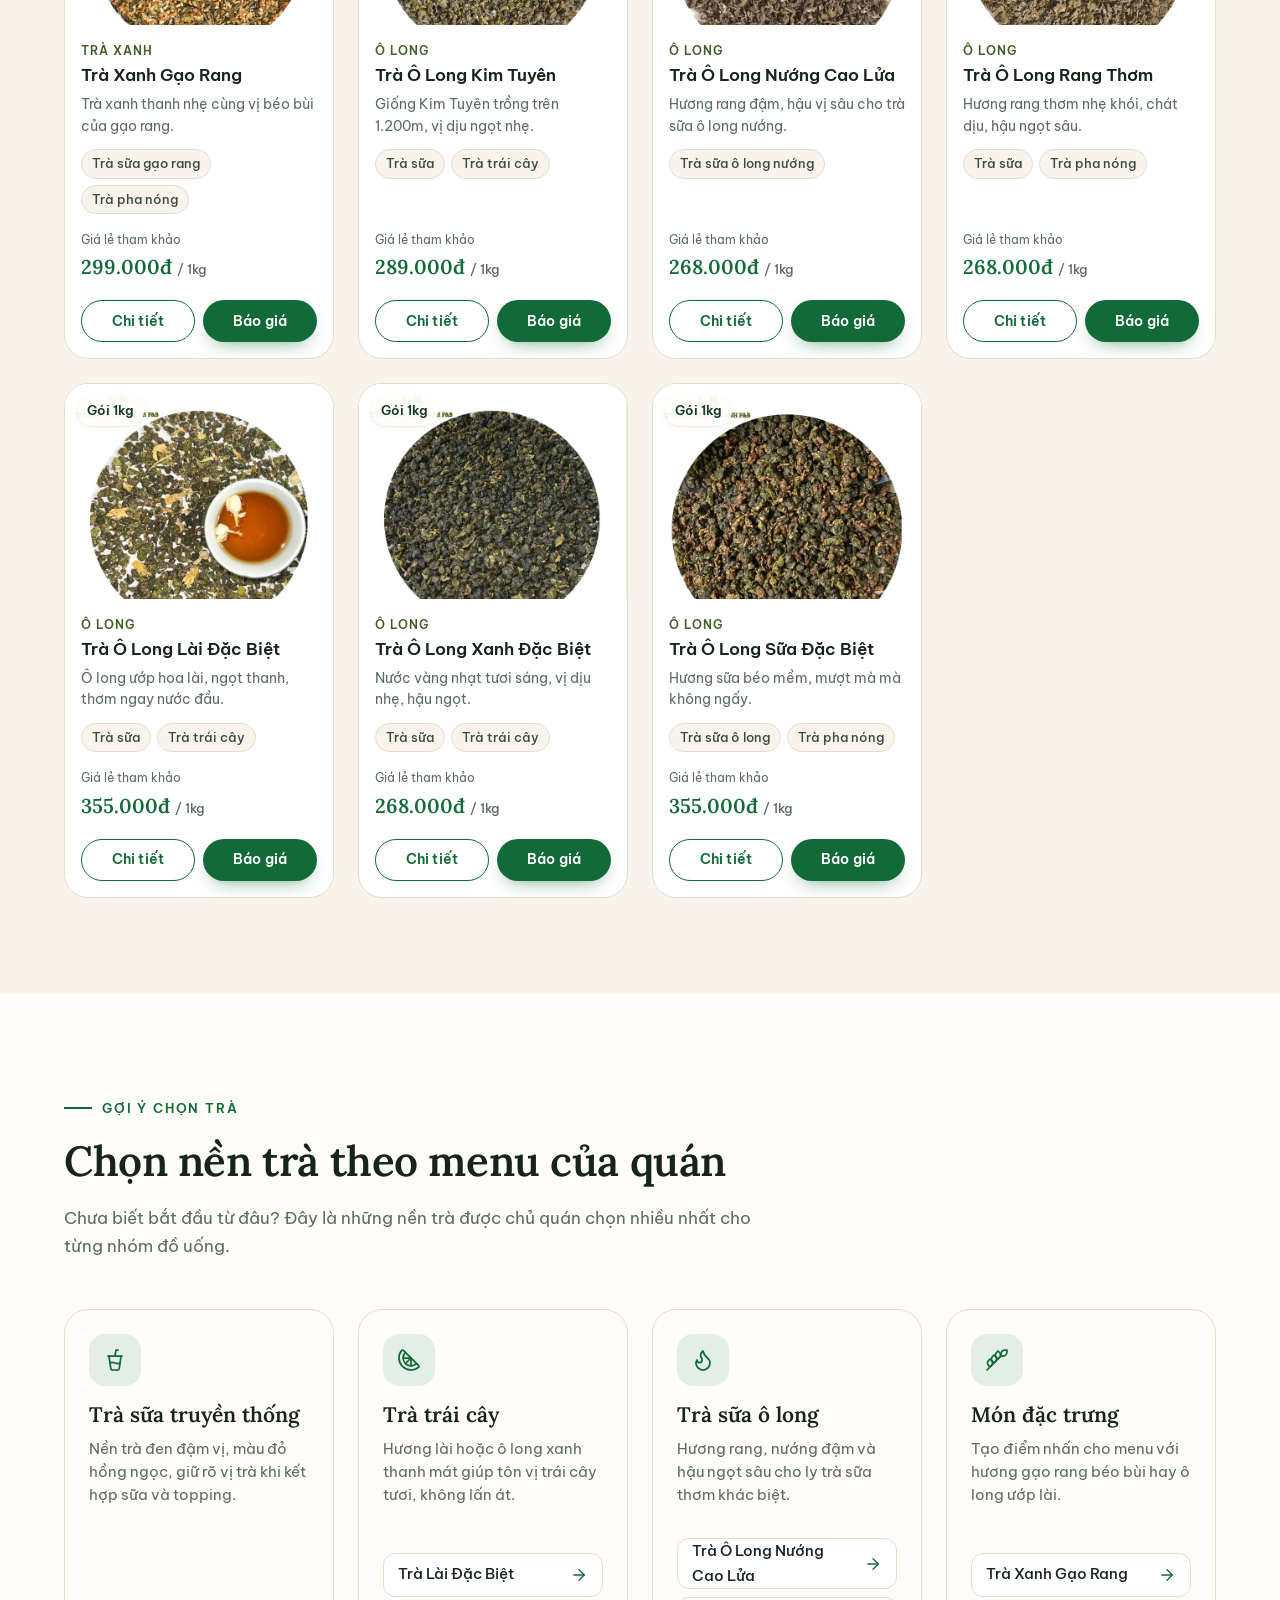
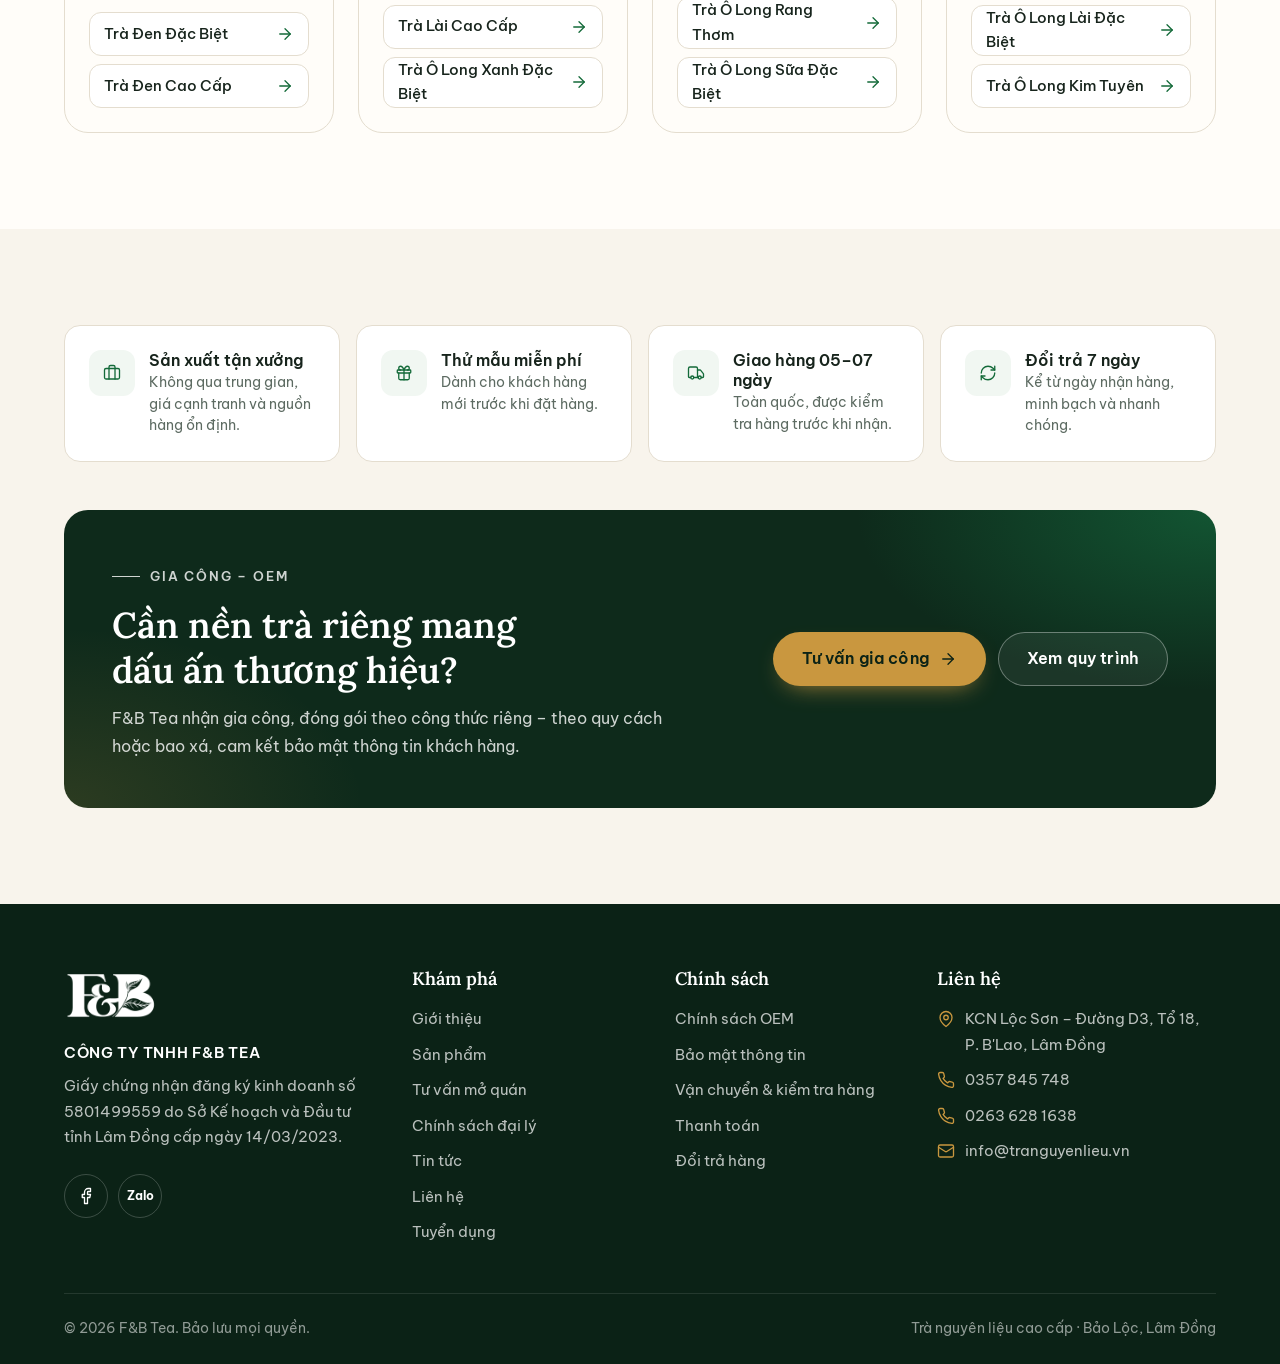
<file: san-pham.html>
<!doctype html>
<html lang="vi">
<head>
  <meta charset="utf-8">
  <meta name="viewport" content="width=device-width, initial-scale=1">
  <title>Sản phẩm – Trà nguyên liệu F&amp;B Tea | Trà đen, trà lài, Ô long Bảo Lộc</title>
  <meta name="description" content="Danh mục trà nguyên liệu F&amp;B Tea: trà đen, trà lài, trà xanh gạo rang, trà Ô long từ Bảo Lộc cho pha chế trà sữa, trà trái cây. Giá sỉ tận xưởng, thử mẫu miễn phí.">
  <meta name="theme-color" content="#0E2A1B">
  <meta property="og:title" content="Sản phẩm – Trà nguyên liệu F&amp;B Tea | Trà đen, trà lài, Ô long Bảo Lộc">
  <meta property="og:description" content="Danh mục trà nguyên liệu F&amp;B Tea: trà đen, trà lài, trà xanh gạo rang, trà Ô long từ Bảo Lộc cho pha chế trà sữa, trà trái cây. Giá sỉ tận xưởng, thử mẫu miễn phí.">
  <meta property="og:image" content="assets/img/kho-hang.webp">
  <link rel="icon" href="assets/img/logo.png">
  <link rel="preconnect" href="https://fonts.googleapis.com">
  <link rel="preconnect" href="https://fonts.gstatic.com" crossorigin>
  <link href="https://fonts.googleapis.com/css2?family=Be+Vietnam+Pro:wght@400;500;600;700&family=Lora:ital,wght@0,500;0,600;0,700;1,500&display=swap" rel="stylesheet">
  <link rel="stylesheet" href="assets/css/style.css">
</head>
<body>
  <!-- Icon sprite (Lucide-style, stroke 1.75) -->
  <svg width="0" height="0" style="position:absolute" aria-hidden="true">
    <defs>
      <symbol id="i-phone" viewBox="0 0 24 24"><path d="M22 16.92v3a2 2 0 0 1-2.18 2 19.79 19.79 0 0 1-8.63-3.07 19.5 19.5 0 0 1-6-6 19.79 19.79 0 0 1-3.07-8.67A2 2 0 0 1 4.11 2h3a2 2 0 0 1 2 1.72 12.84 12.84 0 0 0 .7 2.81 2 2 0 0 1-.45 2.11L8.09 9.91a16 16 0 0 0 6 6l1.27-1.27a2 2 0 0 1 2.11-.45 12.84 12.84 0 0 0 2.81.7A2 2 0 0 1 22 16.92z"/></symbol>
      <symbol id="i-mail" viewBox="0 0 24 24"><rect width="20" height="16" x="2" y="4" rx="2"/><path d="m22 7-8.97 5.7a1.94 1.94 0 0 1-2.06 0L2 7"/></symbol>
      <symbol id="i-pin" viewBox="0 0 24 24"><path d="M20 10c0 6-8 12-8 12s-8-6-8-12a8 8 0 0 1 16 0Z"/><circle cx="12" cy="10" r="3"/></symbol>
      <symbol id="i-leaf" viewBox="0 0 24 24"><path d="M11 20A7 7 0 0 1 9.8 6.1C15.5 5 17 4.48 19 2c1 2 2 4.18 2 8 0 5.5-4.78 10-10 10Z"/><path d="M2 21c0-3 1.85-5.36 5.08-6C9.5 14.52 12 13 13 12"/></symbol>
      <symbol id="i-shield" viewBox="0 0 24 24"><path d="M20 13c0 5-3.5 7.5-7.66 8.95a1 1 0 0 1-.67-.01C7.5 20.5 4 18 4 13V6a1 1 0 0 1 1-1c2 0 4.5-1.2 6.24-2.72a1.17 1.17 0 0 1 1.52 0C14.51 3.81 17 5 19 5a1 1 0 0 1 1 1z"/><path d="m9 12 2 2 4-4"/></symbol>
      <symbol id="i-flask" viewBox="0 0 24 24"><path d="M10 2v7.53a2 2 0 0 1-.21.9L4.72 20.55a1 1 0 0 0 .9 1.45h12.76a1 1 0 0 0 .9-1.45l-5.07-10.12a2 2 0 0 1-.21-.9V2"/><path d="M8.5 2h7"/><path d="M7 16h10"/></symbol>
      <symbol id="i-badge" viewBox="0 0 24 24"><path d="M3.85 8.62a4 4 0 0 1 4.78-4.77 4 4 0 0 1 6.74 0 4 4 0 0 1 4.78 4.78 4 4 0 0 1 0 6.74 4 4 0 0 1-4.77 4.78 4 4 0 0 1-6.75 0 4 4 0 0 1-4.78-4.77 4 4 0 0 1 0-6.76Z"/><path d="m9 12 2 2 4-4"/></symbol>
      <symbol id="i-package" viewBox="0 0 24 24"><path d="M11 21.73a2 2 0 0 0 2 0l7-4A2 2 0 0 0 21 16V8a2 2 0 0 0-1-1.73l-7-4a2 2 0 0 0-2 0l-7 4A2 2 0 0 0 3 8v8a2 2 0 0 0 1 1.73z"/><path d="M12 22V12"/><path d="m3.3 7 7.7 4.73a2 2 0 0 0 2 0L20.7 7"/><path d="m7.5 4.27 9 5.15"/></symbol>
      <symbol id="i-coffee" viewBox="0 0 24 24"><path d="M10 2v2"/><path d="M14 2v2"/><path d="M6 2v2"/><path d="M16 8a1 1 0 0 1 1 1v8a4 4 0 0 1-4 4H7a4 4 0 0 1-4-4V9a1 1 0 0 1 1-1h14a4 4 0 1 1 0 8h-1"/></symbol>
      <symbol id="i-arrow" viewBox="0 0 24 24"><path d="M5 12h14"/><path d="m12 5 7 7-7 7"/></symbol>
      <symbol id="i-arrow-up" viewBox="0 0 24 24"><path d="m5 12 7-7 7 7"/><path d="M12 19V5"/></symbol>
      <symbol id="i-menu" viewBox="0 0 24 24"><path d="M4 6h16M4 12h16M4 18h16"/></symbol>
      <symbol id="i-x" viewBox="0 0 24 24"><path d="M18 6 6 18M6 6l12 12"/></symbol>
      <symbol id="i-check" viewBox="0 0 24 24"><path d="M20 6 9 17l-5-5"/></symbol>
      <symbol id="i-truck" viewBox="0 0 24 24"><path d="M14 18V6a2 2 0 0 0-2-2H4a2 2 0 0 0-2 2v11a1 1 0 0 0 1 1h2"/><path d="M15 18H9"/><path d="M19 18h2a1 1 0 0 0 1-1v-3.65a1 1 0 0 0-.22-.62l-3.48-4.35A1 1 0 0 0 17.52 8H14"/><circle cx="17" cy="18" r="2"/><circle cx="7" cy="18" r="2"/></symbol>
      <symbol id="i-percent" viewBox="0 0 24 24"><path d="M19 5 5 19"/><circle cx="6.5" cy="6.5" r="2.5"/><circle cx="17.5" cy="17.5" r="2.5"/></symbol>
      <symbol id="i-gift" viewBox="0 0 24 24"><rect x="3" y="8" width="18" height="4" rx="1"/><path d="M12 8v13"/><path d="M19 12v7a2 2 0 0 1-2 2H7a2 2 0 0 1-2-2v-7"/><path d="M7.5 8a2.5 2.5 0 0 1 0-5C10 3 12 8 12 8s2-5 4.5-5a2.5 2.5 0 0 1 0 5"/></symbol>
      <symbol id="i-refresh" viewBox="0 0 24 24"><path d="M3 12a9 9 0 0 1 9-9 9.75 9.75 0 0 1 6.74 2.74L21 8"/><path d="M21 3v5h-5"/><path d="M21 12a9 9 0 0 1-9 9 9.75 9.75 0 0 1-6.74-2.74L3 16"/><path d="M8 16H3v5"/></symbol>
      <symbol id="i-megaphone" viewBox="0 0 24 24"><path d="m3 11 18-5v12L3 14v-3z"/><path d="M11.6 16.8a3 3 0 1 1-5.8-1.6"/></symbol>
      <symbol id="i-file" viewBox="0 0 24 24"><path d="M15 2H6a2 2 0 0 0-2 2v16a2 2 0 0 0 2 2h12a2 2 0 0 0 2-2V7Z"/><path d="M14 2v4a2 2 0 0 0 2 2h4"/><path d="M16 13H8M16 17H8M10 9H8"/></symbol>
      <symbol id="i-sprout" viewBox="0 0 24 24"><path d="M7 20h10"/><path d="M10 20c5.5-2.5.8-6.4 3-10"/><path d="M9.5 9.4c1.1.8 1.8 2.2 2.3 3.7-2 .4-3.5.4-4.8-.3-1.2-.6-2.3-1.9-3-4.2 2.8-.5 4.4 0 5.5.8z"/><path d="M14.1 6a7 7 0 0 0-1.1 4c1.9-.1 3.3-.6 4.3-1.4 1-1 1.6-2.3 1.7-4.6-2.7.1-4 1-4.9 2z"/></symbol>
      <symbol id="i-eye" viewBox="0 0 24 24"><path d="M2.06 12.35a1 1 0 0 1 0-.7 10.75 10.75 0 0 1 19.88 0 1 1 0 0 1 0 .7 10.75 10.75 0 0 1-19.88 0"/><circle cx="12" cy="12" r="3"/></symbol>
      <symbol id="i-briefcase" viewBox="0 0 24 24"><path d="M16 20V4a2 2 0 0 0-2-2h-4a2 2 0 0 0-2 2v16"/><rect width="20" height="14" x="2" y="6" rx="2"/></symbol>
      <symbol id="i-lock" viewBox="0 0 24 24"><rect width="18" height="11" x="3" y="11" rx="2"/><path d="M7 11V7a5 5 0 0 1 10 0v4"/></symbol>
      <symbol id="i-sparkles" viewBox="0 0 24 24"><path d="M9.94 15.5A2 2 0 0 0 8.5 14.06l-6.14-1.58a.5.5 0 0 1 0-.96L8.5 9.94A2 2 0 0 0 9.94 8.5l1.58-6.14a.5.5 0 0 1 .96 0l1.58 6.14a2 2 0 0 0 1.44 1.44l6.14 1.58a.5.5 0 0 1 0 .96l-6.14 1.58a2 2 0 0 0-1.44 1.44l-1.58 6.14a.5.5 0 0 1-.96 0z"/></symbol>
      <symbol id="i-chat" viewBox="0 0 24 24"><path d="M7.9 20A9 9 0 1 0 4 16.1L2 22Z"/></symbol>
      <symbol id="i-clock" viewBox="0 0 24 24"><circle cx="12" cy="12" r="10"/><path d="M12 6v6l4 2"/></symbol>
      <symbol id="i-search" viewBox="0 0 24 24"><circle cx="11" cy="11" r="8"/><path d="m21 21-4.3-4.3"/></symbol>
      <symbol id="i-zoom" viewBox="0 0 24 24"><circle cx="11" cy="11" r="8"/><path d="m21 21-4.3-4.3"/><path d="M11 8v6M8 11h6"/></symbol>
      <symbol id="i-chevron-down" viewBox="0 0 24 24"><path d="m6 9 6 6 6-6"/></symbol>
      <symbol id="i-send" viewBox="0 0 24 24"><path d="M14.536 21.686a.5.5 0 0 0 .937-.024l6.5-19a.496.496 0 0 0-.635-.635l-19 6.5a.5.5 0 0 0-.024.937l7.93 3.18a2 2 0 0 1 1.112 1.11z"/><path d="m21.854 2.147-10.94 10.939"/></symbol>
      <symbol id="i-facebook" viewBox="0 0 24 24"><path d="M18 2h-3a5 5 0 0 0-5 5v3H7v4h3v8h4v-8h3l1-4h-4V7a1 1 0 0 1 1-1h3z"/></symbol>
      <symbol id="i-navigation" viewBox="0 0 24 24"><path d="M3 11 22 2l-9 19-2-8-8-2z"/></symbol>
      <symbol id="i-building" viewBox="0 0 24 24"><path d="M6 22V4a2 2 0 0 1 2-2h8a2 2 0 0 1 2 2v18Z"/><path d="M6 12H4a2 2 0 0 0-2 2v6a2 2 0 0 0 2 2h2"/><path d="M18 9h2a2 2 0 0 1 2 2v9a2 2 0 0 1-2 2h-2"/><path d="M10 6h4M10 10h4M10 14h4M10 18h4"/></symbol>
      <symbol id="i-book" viewBox="0 0 24 24"><path d="M2 3h6a4 4 0 0 1 4 4v14a3 3 0 0 0-3-3H2z"/><path d="M22 3h-6a4 4 0 0 0-4 4v14a3 3 0 0 1 3-3h7z"/></symbol>
      <symbol id="i-cup" viewBox="0 0 24 24"><path d="m6 8 1.75 12.28a2 2 0 0 0 2 1.72h4.54a2 2 0 0 0 2-1.72L18 8"/><path d="M5 8h14"/><path d="M7 15a6.47 6.47 0 0 1 5 0 6.47 6.47 0 0 0 5 0"/><path d="m12 8 1-6h2"/></symbol>
      <symbol id="i-citrus" viewBox="0 0 24 24"><path d="M21.66 17.67a1.08 1.08 0 0 1-.04 1.6A12 12 0 0 1 4.73 2.38a1.1 1.1 0 0 1 1.61-.04z"/><path d="M19.65 15.66A8 8 0 0 1 8.35 4.34"/><path d="m14 10-5.5 5.5"/><path d="M14 17.85V10H6.15"/></symbol>
      <symbol id="i-flame" viewBox="0 0 24 24"><path d="M8.5 14.5A2.5 2.5 0 0 0 11 12c0-1.38-.5-2-1-3-1.072-2.143-.224-4.054 2-6 .5 2.5 2 4.9 4 6.5 2 1.6 3 3.5 3 5.5a7 7 0 1 1-14 0c0-1.153.433-2.294 1-3a2.5 2.5 0 0 0 2.5 2.5z"/></symbol>
      <symbol id="i-wheat" viewBox="0 0 24 24"><path d="M2 22 16 8"/><path d="M3.47 12.53 5 11l1.53 1.53a3.5 3.5 0 0 1 0 4.94L5 19l-1.53-1.53a3.5 3.5 0 0 1 0-4.94Z"/><path d="M7.47 8.53 9 7l1.53 1.53a3.5 3.5 0 0 1 0 4.94L9 15l-1.53-1.53a3.5 3.5 0 0 1 0-4.94Z"/><path d="M11.47 4.53 13 3l1.53 1.53a3.5 3.5 0 0 1 0 4.94L13 11l-1.53-1.53a3.5 3.5 0 0 1 0-4.94Z"/><path d="M20 2h2v2a4 4 0 0 1-4 4h-2V6a4 4 0 0 1 4-4Z"/></symbol>
      <symbol id="i-inbox" viewBox="0 0 24 24"><path d="M22 12h-6l-2 3h-4l-2-3H2"/><path d="M5.45 5.11 2 12v6a2 2 0 0 0 2 2h16a2 2 0 0 0 2-2v-6l-3.45-6.89A2 2 0 0 0 16.76 4H7.24a2 2 0 0 0-1.79 1.11z"/></symbol>
      <symbol id="i-info" viewBox="0 0 24 24"><circle cx="12" cy="12" r="10"/><path d="M12 16v-4M12 8h.01"/></symbol>
    </defs>
  </svg>

  <a class="skip-link" href="#main">Bỏ qua điều hướng</a>

  <!-- Top bar -->
  <div class="topbar">
    <div class="container topbar__inner">
      <p class="topbar__item"><svg class="icon"><use href="#i-pin"/></svg>KCN Lộc Sơn, Đường D3, P. B'Lao, Lâm Đồng</p>
      <div class="topbar__links">
        <a href="mailto:info@tranguyenlieu.vn"><svg class="icon"><use href="#i-mail"/></svg>info@tranguyenlieu.vn</a>
        <a href="tel:02636281638"><svg class="icon"><use href="#i-phone"/></svg>Tổng đài: 0263 628 1638</a>
        <a href="tel:0357845748"><svg class="icon"><use href="#i-phone"/></svg>Bán hàng: 0357 845 748</a>
      </div>
    </div>
  </div>

  <!-- Header -->
  <header class="header" id="header">
    <div class="container header__inner">
      <a href="index.html" class="brand" aria-label="F&B Tea – Trang chủ">
        <img src="assets/img/logo.png" alt="Logo F&B Tea" width="110" height="65">
        <span class="brand__text"><strong>F&amp;B TEA</strong><small>Trà nguyên liệu cao cấp</small></span>
      </a>

      <nav class="nav" id="nav" aria-label="Điều hướng chính">
        <ul class="nav__list">
          <li><a href="index.html#gioi-thieu">Giới thiệu</a></li>
          <li><a href="index.html#linh-vuc">Lĩnh vực</a></li>
          <li><a href="san-pham.html" aria-current="page">Sản phẩm</a></li>
          <li><a href="index.html#gia-cong">Gia công OEM</a></li>
          <li><a href="index.html#dai-ly">Đại lý</a></li>
          <li><a href="tin-tuc.html">Tin tức</a></li>
          <li><a href="lien-he.html">Liên hệ</a></li>
        </ul>
        <div class="nav__mobile-cta">
          <a class="btn btn--primary btn--block" href="tel:0357845748"><svg class="icon"><use href="#i-phone"/></svg>Gọi 0357 845 748</a>
        </div>
      </nav>

      <div class="header__actions">
        <a class="btn btn--primary btn--sm header__cta" href="lien-he.html?need=Mua%20s%E1%BB%89%20tr%C3%A0%20nguy%C3%AAn%20li%E1%BB%87u#form">Nhận báo giá</a>
        <button class="nav-toggle" id="navToggle" aria-label="Mở menu" aria-expanded="false" aria-controls="nav">
          <svg class="icon icon--lg"><use href="#i-menu"/></svg>
        </button>
      </div>
    </div>
  </header>

  <main id="main">
    <section class="page-hero">
      <img class="page-hero__img" src="assets/img/kho-hang.webp" alt="" width="1400" height="933" fetchpriority="high">
      <div class="container">
        <div class="page-hero__inner">
          <nav class="breadcrumb" aria-label="Breadcrumb">
            <ol><li><a href="index.html">Trang chủ</a></li><li><span aria-current="page">Sản phẩm</span></li></ol>
          </nav>
          <p class="eyebrow eyebrow--light">Danh mục sản phẩm</p>
          <h1 class="page-hero__title">Trà nguyên liệu <em>Bảo&nbsp;Lộc</em> cho từng ly đồ uống của bạn</h1>
          <p class="page-hero__lede">11 dòng trà đen, trà lài, trà xanh và Ô long sản xuất trực tiếp tại xưởng – đóng gói 500g, 1kg, chuyên dùng cho pha chế trà sữa, trà trái cây.</p>
          <div class="page-hero__actions">
            <a class="btn btn--gold btn--lg" href="lien-he.html?need=Mua%20s%E1%BB%89%20tr%C3%A0%20nguy%C3%AAn%20li%E1%BB%87u#form">Nhận bảng giá sỉ<svg class="icon" aria-hidden="true"><use href="#i-arrow"/></svg></a>
            <a class="btn btn--ghost-light btn--lg" href="#chon-tra">Gợi ý chọn trà</a>
          </div>
          <ul class="page-hero__meta">
            <li><svg class="icon" aria-hidden="true"><use href="#i-check"/></svg>Thử mẫu miễn phí</li>
            <li><svg class="icon" aria-hidden="true"><use href="#i-check"/></svg>Giao hàng 05–07 ngày</li>
            <li><svg class="icon" aria-hidden="true"><use href="#i-check"/></svg>Đổi trả trong 7 ngày</li>
          </ul>
        </div>
      </div>
    </section>

    <!-- Bộ lọc -->
    <div class="toolbar">
      <div class="container toolbar__inner">
        <div class="search" role="search">
          <label class="sr-only" for="catalogSearch">Tìm sản phẩm</label>
          <svg class="icon" aria-hidden="true"><use href="#i-search"/></svg>
          <input id="catalogSearch" type="search" placeholder="Tìm trà… (vd: ô long, lài)" autocomplete="off" enterkeyhint="search">
          <button class="search__clear" id="catalogClear" type="button" aria-label="Xóa từ khóa" hidden><svg class="icon" aria-hidden="true"><use href="#i-x"/></svg></button>
        </div>
        <div class="chips" role="group" aria-label="Lọc theo dòng trà">
          <button class="chip" type="button" data-cat-filter="all" aria-pressed="true">Tất cả<span class="chip__count">11</span></button>
          <button class="chip" type="button" data-cat-filter="den" aria-pressed="false">Trà đen<span class="chip__count">2</span></button>
          <button class="chip" type="button" data-cat-filter="lai" aria-pressed="false">Trà lài<span class="chip__count">2</span></button>
          <button class="chip" type="button" data-cat-filter="xanh" aria-pressed="false">Trà xanh<span class="chip__count">1</span></button>
          <button class="chip" type="button" data-cat-filter="olong" aria-pressed="false">Ô long<span class="chip__count">6</span></button>
        </div>
        <label class="sort"><span>Sắp xếp</span>
          <select id="catalogSort">
            <option value="featured">Nổi bật</option>
            <option value="price-asc">Giá: thấp → cao</option>
            <option value="price-desc">Giá: cao → thấp</option>
            <option value="name">Tên: A → Z</option>
          </select>
        </label>
      </div>
    </div>

    <!-- Danh sách sản phẩm -->
    <section class="section section--tint catalog-section" aria-labelledby="catalogTitle">
      <div class="container">
        <div class="results-bar">
          <h2 class="sr-only" id="catalogTitle">Danh sách sản phẩm</h2>
          <p aria-live="polite">Hiển thị <strong id="catalogCount">11</strong> sản phẩm<span id="catalogLabel"></span></p>
          <p class="results-bar__hint"><svg class="icon" aria-hidden="true"><use href="#i-info"/></svg>Giá lẻ tham khảo · Giá sỉ vui lòng liên hệ</p>
        </div>

        <ul class="product-grid catalog" id="catalog">
          <li class="product reveal" id="tra-den-dac-biet" data-cat="den" data-price="142000" data-name="Trà Đen Đặc Biệt">
            <a class="product__media" href="#tra-den-dac-biet" data-qv="tra-den-dac-biet" aria-label="Xem chi tiết Trà Đen Đặc Biệt">
              <img src="assets/img/sp-en-db.webp" alt="Trà Đen Đặc Biệt" width="640" height="640" loading="lazy">
              <span class="product__pack">Gói 500g</span>
              <span class="product__zoom"><svg class="icon" aria-hidden="true"><use href="#i-zoom"/></svg></span>
            </a>
            <div class="product__body">
              <span class="product__cat">Trà đen</span>
              <h3>Trà Đen Đặc Biệt</h3>
              <p class="product__note">Vị đậm đà truyền thống, nước trà đỏ hồng ngọc bắt mắt.</p>
              <ul class="product__tags" aria-label="Phù hợp pha chế"><li class="tag">Trà sữa Việt</li><li class="tag">Trà sữa Đài Loan</li></ul>
              <p class="product__price"><span>Giá lẻ tham khảo</span>142.000đ <small>/ 500g</small></p>
              <div class="product__actions">
                <a class="btn btn--outline btn--sm" href="#tra-den-dac-biet" data-qv="tra-den-dac-biet">Chi tiết</a>
                <a class="btn btn--primary btn--sm" href="lien-he.html?need=Mua%20s%E1%BB%89%20tr%C3%A0%20nguy%C3%AAn%20li%E1%BB%87u&amp;sp=Tr%C3%A0%20%C4%90en%20%C4%90%E1%BA%B7c%20Bi%E1%BB%87t#form" aria-label="Nhận báo giá sỉ Trà Đen Đặc Biệt">Báo giá</a>
              </div>
            </div>
          </li>
          <li class="product reveal" id="tra-den-cao-cap" data-cat="den" data-price="194000" data-name="Trà Đen Cao Cấp">
            <a class="product__media" href="#tra-den-cao-cap" data-qv="tra-den-cao-cap" aria-label="Xem chi tiết Trà Đen Cao Cấp">
              <img src="assets/img/sp-en-cc.webp" alt="Trà Đen Cao Cấp" width="640" height="640" loading="lazy">
              <span class="product__pack">Gói 500g</span>
              <span class="product__zoom"><svg class="icon" aria-hidden="true"><use href="#i-zoom"/></svg></span>
            </a>
            <div class="product__body">
              <span class="product__cat">Trà đen</span>
              <h3>Trà Đen Cao Cấp</h3>
              <p class="product__note">Hương thơm cuốn hút, hậu ngọt nhẹ như trái cây.</p>
              <ul class="product__tags" aria-label="Phù hợp pha chế"><li class="tag">Trà sữa Việt</li><li class="tag">Trà sữa Đài Loan</li></ul>
              <p class="product__price"><span>Giá lẻ tham khảo</span>194.000đ <small>/ 500g</small></p>
              <div class="product__actions">
                <a class="btn btn--outline btn--sm" href="#tra-den-cao-cap" data-qv="tra-den-cao-cap">Chi tiết</a>
                <a class="btn btn--primary btn--sm" href="lien-he.html?need=Mua%20s%E1%BB%89%20tr%C3%A0%20nguy%C3%AAn%20li%E1%BB%87u&amp;sp=Tr%C3%A0%20%C4%90en%20Cao%20C%E1%BA%A5p#form" aria-label="Nhận báo giá sỉ Trà Đen Cao Cấp">Báo giá</a>
              </div>
            </div>
          </li>
          <li class="product reveal" id="tra-lai-cao-cap" data-cat="lai" data-price="268000" data-name="Trà Lài Cao Cấp">
            <a class="product__media" href="#tra-lai-cao-cap" data-qv="tra-lai-cao-cap" aria-label="Xem chi tiết Trà Lài Cao Cấp">
              <img src="assets/img/sp-lai-cc.webp" alt="Trà Lài Cao Cấp" width="640" height="640" loading="lazy">
              <span class="product__pack">Gói 500g</span>
              <span class="product__zoom"><svg class="icon" aria-hidden="true"><use href="#i-zoom"/></svg></span>
            </a>
            <div class="product__body">
              <span class="product__cat">Trà lài</span>
              <h3>Trà Lài Cao Cấp</h3>
              <p class="product__note">Trà xanh quyện hoa lài tự nhiên, hương lưu lâu.</p>
              <ul class="product__tags" aria-label="Phù hợp pha chế"><li class="tag">Trà trái cây</li><li class="tag">Trà sữa</li></ul>
              <p class="product__price"><span>Giá lẻ tham khảo</span>268.000đ <small>/ 500g</small></p>
              <div class="product__actions">
                <a class="btn btn--outline btn--sm" href="#tra-lai-cao-cap" data-qv="tra-lai-cao-cap">Chi tiết</a>
                <a class="btn btn--primary btn--sm" href="lien-he.html?need=Mua%20s%E1%BB%89%20tr%C3%A0%20nguy%C3%AAn%20li%E1%BB%87u&amp;sp=Tr%C3%A0%20L%C3%A0i%20Cao%20C%E1%BA%A5p#form" aria-label="Nhận báo giá sỉ Trà Lài Cao Cấp">Báo giá</a>
              </div>
            </div>
          </li>
          <li class="product reveal" id="tra-lai-dac-biet" data-cat="lai" data-price="184000" data-name="Trà Lài Đặc Biệt">
            <a class="product__media" href="#tra-lai-dac-biet" data-qv="tra-lai-dac-biet" aria-label="Xem chi tiết Trà Lài Đặc Biệt">
              <img src="assets/img/sp-lai-db.webp" alt="Trà Lài Đặc Biệt" width="640" height="640" loading="lazy">
              <span class="product__pack">Gói 500g</span>
              <span class="product__zoom"><svg class="icon" aria-hidden="true"><use href="#i-zoom"/></svg></span>
            </a>
            <div class="product__body">
              <span class="product__cat">Trà lài</span>
              <h3>Trà Lài Đặc Biệt</h3>
              <p class="product__note">Hương nhài đậm đà, giữ trọn vị trà xanh thanh mát.</p>
              <ul class="product__tags" aria-label="Phù hợp pha chế"><li class="tag">Trà trái cây</li><li class="tag">Trà sữa</li></ul>
              <p class="product__price"><span>Giá lẻ tham khảo</span>184.000đ <small>/ 500g</small></p>
              <div class="product__actions">
                <a class="btn btn--outline btn--sm" href="#tra-lai-dac-biet" data-qv="tra-lai-dac-biet">Chi tiết</a>
                <a class="btn btn--primary btn--sm" href="lien-he.html?need=Mua%20s%E1%BB%89%20tr%C3%A0%20nguy%C3%AAn%20li%E1%BB%87u&amp;sp=Tr%C3%A0%20L%C3%A0i%20%C4%90%E1%BA%B7c%20Bi%E1%BB%87t#form" aria-label="Nhận báo giá sỉ Trà Lài Đặc Biệt">Báo giá</a>
              </div>
            </div>
          </li>
          <li class="product reveal" id="tra-xanh-gao-rang" data-cat="xanh" data-price="299000" data-name="Trà Xanh Gạo Rang">
            <a class="product__media" href="#tra-xanh-gao-rang" data-qv="tra-xanh-gao-rang" aria-label="Xem chi tiết Trà Xanh Gạo Rang">
              <img src="assets/img/sp-xanh-gao.webp" alt="Trà Xanh Gạo Rang" width="640" height="640" loading="lazy">
              <span class="product__pack">Gói 1kg</span>
              <span class="product__zoom"><svg class="icon" aria-hidden="true"><use href="#i-zoom"/></svg></span>
            </a>
            <div class="product__body">
              <span class="product__cat">Trà xanh</span>
              <h3>Trà Xanh Gạo Rang</h3>
              <p class="product__note">Trà xanh thanh nhẹ cùng vị béo bùi của gạo rang.</p>
              <ul class="product__tags" aria-label="Phù hợp pha chế"><li class="tag">Trà sữa gạo rang</li><li class="tag">Trà pha nóng</li></ul>
              <p class="product__price"><span>Giá lẻ tham khảo</span>299.000đ <small>/ 1kg</small></p>
              <div class="product__actions">
                <a class="btn btn--outline btn--sm" href="#tra-xanh-gao-rang" data-qv="tra-xanh-gao-rang">Chi tiết</a>
                <a class="btn btn--primary btn--sm" href="lien-he.html?need=Mua%20s%E1%BB%89%20tr%C3%A0%20nguy%C3%AAn%20li%E1%BB%87u&amp;sp=Tr%C3%A0%20Xanh%20G%E1%BA%A1o%20Rang#form" aria-label="Nhận báo giá sỉ Trà Xanh Gạo Rang">Báo giá</a>
              </div>
            </div>
          </li>
          <li class="product reveal" id="tra-o-long-kim-tuyen" data-cat="olong" data-price="289000" data-name="Trà Ô Long Kim Tuyên">
            <a class="product__media" href="#tra-o-long-kim-tuyen" data-qv="tra-o-long-kim-tuyen" aria-label="Xem chi tiết Trà Ô Long Kim Tuyên">
              <img src="assets/img/sp-ol-kim-tuyen.webp" alt="Trà Ô Long Kim Tuyên" width="640" height="640" loading="lazy">
              <span class="product__pack">Gói 1kg</span>
              <span class="product__zoom"><svg class="icon" aria-hidden="true"><use href="#i-zoom"/></svg></span>
            </a>
            <div class="product__body">
              <span class="product__cat">Ô long</span>
              <h3>Trà Ô Long Kim Tuyên</h3>
              <p class="product__note">Giống Kim Tuyên trồng trên 1.200m, vị dịu ngọt nhẹ.</p>
              <ul class="product__tags" aria-label="Phù hợp pha chế"><li class="tag">Trà sữa</li><li class="tag">Trà trái cây</li></ul>
              <p class="product__price"><span>Giá lẻ tham khảo</span>289.000đ <small>/ 1kg</small></p>
              <div class="product__actions">
                <a class="btn btn--outline btn--sm" href="#tra-o-long-kim-tuyen" data-qv="tra-o-long-kim-tuyen">Chi tiết</a>
                <a class="btn btn--primary btn--sm" href="lien-he.html?need=Mua%20s%E1%BB%89%20tr%C3%A0%20nguy%C3%AAn%20li%E1%BB%87u&amp;sp=Tr%C3%A0%20%C3%94%20Long%20Kim%20Tuy%C3%AAn#form" aria-label="Nhận báo giá sỉ Trà Ô Long Kim Tuyên">Báo giá</a>
              </div>
            </div>
          </li>
          <li class="product reveal" id="tra-o-long-nuong-cao-lua" data-cat="olong" data-price="268000" data-name="Trà Ô Long Nướng Cao Lửa">
            <a class="product__media" href="#tra-o-long-nuong-cao-lua" data-qv="tra-o-long-nuong-cao-lua" aria-label="Xem chi tiết Trà Ô Long Nướng Cao Lửa">
              <img src="assets/img/sp-ol-nuong.webp" alt="Trà Ô Long Nướng Cao Lửa" width="640" height="640" loading="lazy">
              <span class="product__pack">Gói 1kg</span>
              <span class="product__zoom"><svg class="icon" aria-hidden="true"><use href="#i-zoom"/></svg></span>
            </a>
            <div class="product__body">
              <span class="product__cat">Ô long</span>
              <h3>Trà Ô Long Nướng Cao Lửa</h3>
              <p class="product__note">Hương rang đậm, hậu vị sâu cho trà sữa ô long nướng.</p>
              <ul class="product__tags" aria-label="Phù hợp pha chế"><li class="tag">Trà sữa ô long nướng</li></ul>
              <p class="product__price"><span>Giá lẻ tham khảo</span>268.000đ <small>/ 1kg</small></p>
              <div class="product__actions">
                <a class="btn btn--outline btn--sm" href="#tra-o-long-nuong-cao-lua" data-qv="tra-o-long-nuong-cao-lua">Chi tiết</a>
                <a class="btn btn--primary btn--sm" href="lien-he.html?need=Mua%20s%E1%BB%89%20tr%C3%A0%20nguy%C3%AAn%20li%E1%BB%87u&amp;sp=Tr%C3%A0%20%C3%94%20Long%20N%C6%B0%E1%BB%9Bng%20Cao%20L%E1%BB%ADa#form" aria-label="Nhận báo giá sỉ Trà Ô Long Nướng Cao Lửa">Báo giá</a>
              </div>
            </div>
          </li>
          <li class="product reveal" id="tra-o-long-rang-thom" data-cat="olong" data-price="268000" data-name="Trà Ô Long Rang Thơm">
            <a class="product__media" href="#tra-o-long-rang-thom" data-qv="tra-o-long-rang-thom" aria-label="Xem chi tiết Trà Ô Long Rang Thơm">
              <img src="assets/img/sp-ol-rang.webp" alt="Trà Ô Long Rang Thơm" width="640" height="640" loading="lazy">
              <span class="product__pack">Gói 1kg</span>
              <span class="product__zoom"><svg class="icon" aria-hidden="true"><use href="#i-zoom"/></svg></span>
            </a>
            <div class="product__body">
              <span class="product__cat">Ô long</span>
              <h3>Trà Ô Long Rang Thơm</h3>
              <p class="product__note">Hương rang thơm nhẹ khói, chát dịu, hậu ngọt sâu.</p>
              <ul class="product__tags" aria-label="Phù hợp pha chế"><li class="tag">Trà sữa</li><li class="tag">Trà pha nóng</li></ul>
              <p class="product__price"><span>Giá lẻ tham khảo</span>268.000đ <small>/ 1kg</small></p>
              <div class="product__actions">
                <a class="btn btn--outline btn--sm" href="#tra-o-long-rang-thom" data-qv="tra-o-long-rang-thom">Chi tiết</a>
                <a class="btn btn--primary btn--sm" href="lien-he.html?need=Mua%20s%E1%BB%89%20tr%C3%A0%20nguy%C3%AAn%20li%E1%BB%87u&amp;sp=Tr%C3%A0%20%C3%94%20Long%20Rang%20Th%C6%A1m#form" aria-label="Nhận báo giá sỉ Trà Ô Long Rang Thơm">Báo giá</a>
              </div>
            </div>
          </li>
          <li class="product reveal" id="tra-o-long-lai-dac-biet" data-cat="olong" data-price="355000" data-name="Trà Ô Long Lài Đặc Biệt">
            <a class="product__media" href="#tra-o-long-lai-dac-biet" data-qv="tra-o-long-lai-dac-biet" aria-label="Xem chi tiết Trà Ô Long Lài Đặc Biệt">
              <img src="assets/img/sp-ol-lai.webp" alt="Trà Ô Long Lài Đặc Biệt" width="640" height="640" loading="lazy">
              <span class="product__pack">Gói 1kg</span>
              <span class="product__zoom"><svg class="icon" aria-hidden="true"><use href="#i-zoom"/></svg></span>
            </a>
            <div class="product__body">
              <span class="product__cat">Ô long</span>
              <h3>Trà Ô Long Lài Đặc Biệt</h3>
              <p class="product__note">Ô long ướp hoa lài, ngọt thanh, thơm ngay nước đầu.</p>
              <ul class="product__tags" aria-label="Phù hợp pha chế"><li class="tag">Trà sữa</li><li class="tag">Trà trái cây</li></ul>
              <p class="product__price"><span>Giá lẻ tham khảo</span>355.000đ <small>/ 1kg</small></p>
              <div class="product__actions">
                <a class="btn btn--outline btn--sm" href="#tra-o-long-lai-dac-biet" data-qv="tra-o-long-lai-dac-biet">Chi tiết</a>
                <a class="btn btn--primary btn--sm" href="lien-he.html?need=Mua%20s%E1%BB%89%20tr%C3%A0%20nguy%C3%AAn%20li%E1%BB%87u&amp;sp=Tr%C3%A0%20%C3%94%20Long%20L%C3%A0i%20%C4%90%E1%BA%B7c%20Bi%E1%BB%87t#form" aria-label="Nhận báo giá sỉ Trà Ô Long Lài Đặc Biệt">Báo giá</a>
              </div>
            </div>
          </li>
          <li class="product reveal" id="tra-o-long-xanh-dac-biet" data-cat="olong" data-price="268000" data-name="Trà Ô Long Xanh Đặc Biệt">
            <a class="product__media" href="#tra-o-long-xanh-dac-biet" data-qv="tra-o-long-xanh-dac-biet" aria-label="Xem chi tiết Trà Ô Long Xanh Đặc Biệt">
              <img src="assets/img/sp-ol-xanh.webp" alt="Trà Ô Long Xanh Đặc Biệt" width="640" height="640" loading="lazy">
              <span class="product__pack">Gói 1kg</span>
              <span class="product__zoom"><svg class="icon" aria-hidden="true"><use href="#i-zoom"/></svg></span>
            </a>
            <div class="product__body">
              <span class="product__cat">Ô long</span>
              <h3>Trà Ô Long Xanh Đặc Biệt</h3>
              <p class="product__note">Nước vàng nhạt tươi sáng, vị dịu nhẹ, hậu ngọt.</p>
              <ul class="product__tags" aria-label="Phù hợp pha chế"><li class="tag">Trà sữa</li><li class="tag">Trà trái cây</li></ul>
              <p class="product__price"><span>Giá lẻ tham khảo</span>268.000đ <small>/ 1kg</small></p>
              <div class="product__actions">
                <a class="btn btn--outline btn--sm" href="#tra-o-long-xanh-dac-biet" data-qv="tra-o-long-xanh-dac-biet">Chi tiết</a>
                <a class="btn btn--primary btn--sm" href="lien-he.html?need=Mua%20s%E1%BB%89%20tr%C3%A0%20nguy%C3%AAn%20li%E1%BB%87u&amp;sp=Tr%C3%A0%20%C3%94%20Long%20Xanh%20%C4%90%E1%BA%B7c%20Bi%E1%BB%87t#form" aria-label="Nhận báo giá sỉ Trà Ô Long Xanh Đặc Biệt">Báo giá</a>
              </div>
            </div>
          </li>
          <li class="product reveal" id="tra-o-long-sua-dac-biet" data-cat="olong" data-price="355000" data-name="Trà Ô Long Sữa Đặc Biệt">
            <a class="product__media" href="#tra-o-long-sua-dac-biet" data-qv="tra-o-long-sua-dac-biet" aria-label="Xem chi tiết Trà Ô Long Sữa Đặc Biệt">
              <img src="assets/img/sp-ol-sua.webp" alt="Trà Ô Long Sữa Đặc Biệt" width="640" height="640" loading="lazy">
              <span class="product__pack">Gói 1kg</span>
              <span class="product__zoom"><svg class="icon" aria-hidden="true"><use href="#i-zoom"/></svg></span>
            </a>
            <div class="product__body">
              <span class="product__cat">Ô long</span>
              <h3>Trà Ô Long Sữa Đặc Biệt</h3>
              <p class="product__note">Hương sữa béo mềm, mượt mà mà không ngấy.</p>
              <ul class="product__tags" aria-label="Phù hợp pha chế"><li class="tag">Trà sữa ô long</li><li class="tag">Trà pha nóng</li></ul>
              <p class="product__price"><span>Giá lẻ tham khảo</span>355.000đ <small>/ 1kg</small></p>
              <div class="product__actions">
                <a class="btn btn--outline btn--sm" href="#tra-o-long-sua-dac-biet" data-qv="tra-o-long-sua-dac-biet">Chi tiết</a>
                <a class="btn btn--primary btn--sm" href="lien-he.html?need=Mua%20s%E1%BB%89%20tr%C3%A0%20nguy%C3%AAn%20li%E1%BB%87u&amp;sp=Tr%C3%A0%20%C3%94%20Long%20S%E1%BB%AFa%20%C4%90%E1%BA%B7c%20Bi%E1%BB%87t#form" aria-label="Nhận báo giá sỉ Trà Ô Long Sữa Đặc Biệt">Báo giá</a>
              </div>
            </div>
          </li>
        </ul>

        <div class="empty" id="catalogEmpty" hidden>
          <span class="empty__icon"><svg class="icon icon--lg" aria-hidden="true"><use href="#i-search"/></svg></span>
          <h3>Chưa tìm thấy sản phẩm phù hợp</h3>
          <p>Thử từ khóa khác như “ô long”, “lài”, “trà đen” – hoặc để chúng tôi tư vấn nền trà theo menu của bạn.</p>
          <div class="empty__actions">
            <button class="btn btn--outline" type="button" id="catalogReset">Xem tất cả sản phẩm</button>
            <a class="btn btn--primary" href="lien-he.html?need=Mua%20s%E1%BB%89%20tr%C3%A0%20nguy%C3%AAn%20li%E1%BB%87u#form">Nhờ tư vấn chọn trà</a>
          </div>
        </div>
      </div>
    </section>

    <!-- Gợi ý chọn trà -->
    <section class="section" id="chon-tra">
      <div class="container">
        <header class="section__head">
          <p class="eyebrow reveal">Gợi ý chọn trà</p>
          <h2 class="section__title reveal">Chọn nền trà theo menu của quán</h2>
          <p class="section__lede reveal">Chưa biết bắt đầu từ đâu? Đây là những nền trà được chủ quán chọn nhiều nhất cho từng nhóm đồ uống.</p>
        </header>
        <div class="guide-grid">
          <article class="guide reveal">
            <span class="guide__icon"><svg class="icon icon--lg" aria-hidden="true"><use href="#i-cup"/></svg></span>
            <h3>Trà sữa truyền thống</h3>
            <p>Nền trà đen đậm vị, màu đỏ hồng ngọc, giữ rõ vị trà khi kết hợp sữa và topping.</p>
            <div class="guide__picks"><a class="pick" href="#tra-den-dac-biet" data-qv="tra-den-dac-biet">Trà Đen Đặc Biệt<svg class="icon" aria-hidden="true"><use href="#i-arrow"/></svg></a><a class="pick" href="#tra-den-cao-cap" data-qv="tra-den-cao-cap">Trà Đen Cao Cấp<svg class="icon" aria-hidden="true"><use href="#i-arrow"/></svg></a></div>
          </article>
          <article class="guide reveal">
            <span class="guide__icon"><svg class="icon icon--lg" aria-hidden="true"><use href="#i-citrus"/></svg></span>
            <h3>Trà trái cây</h3>
            <p>Hương lài hoặc ô long xanh thanh mát giúp tôn vị trái cây tươi, không lấn át.</p>
            <div class="guide__picks"><a class="pick" href="#tra-lai-dac-biet" data-qv="tra-lai-dac-biet">Trà Lài Đặc Biệt<svg class="icon" aria-hidden="true"><use href="#i-arrow"/></svg></a><a class="pick" href="#tra-lai-cao-cap" data-qv="tra-lai-cao-cap">Trà Lài Cao Cấp<svg class="icon" aria-hidden="true"><use href="#i-arrow"/></svg></a><a class="pick" href="#tra-o-long-xanh-dac-biet" data-qv="tra-o-long-xanh-dac-biet">Trà Ô Long Xanh Đặc Biệt<svg class="icon" aria-hidden="true"><use href="#i-arrow"/></svg></a></div>
          </article>
          <article class="guide reveal">
            <span class="guide__icon"><svg class="icon icon--lg" aria-hidden="true"><use href="#i-flame"/></svg></span>
            <h3>Trà sữa ô long</h3>
            <p>Hương rang, nướng đậm và hậu ngọt sâu cho ly trà sữa thơm khác biệt.</p>
            <div class="guide__picks"><a class="pick" href="#tra-o-long-nuong-cao-lua" data-qv="tra-o-long-nuong-cao-lua">Trà Ô Long Nướng Cao Lửa<svg class="icon" aria-hidden="true"><use href="#i-arrow"/></svg></a><a class="pick" href="#tra-o-long-rang-thom" data-qv="tra-o-long-rang-thom">Trà Ô Long Rang Thơm<svg class="icon" aria-hidden="true"><use href="#i-arrow"/></svg></a><a class="pick" href="#tra-o-long-sua-dac-biet" data-qv="tra-o-long-sua-dac-biet">Trà Ô Long Sữa Đặc Biệt<svg class="icon" aria-hidden="true"><use href="#i-arrow"/></svg></a></div>
          </article>
          <article class="guide reveal">
            <span class="guide__icon"><svg class="icon icon--lg" aria-hidden="true"><use href="#i-wheat"/></svg></span>
            <h3>Món đặc trưng</h3>
            <p>Tạo điểm nhấn cho menu với hương gạo rang béo bùi hay ô long ướp lài.</p>
            <div class="guide__picks"><a class="pick" href="#tra-xanh-gao-rang" data-qv="tra-xanh-gao-rang">Trà Xanh Gạo Rang<svg class="icon" aria-hidden="true"><use href="#i-arrow"/></svg></a><a class="pick" href="#tra-o-long-lai-dac-biet" data-qv="tra-o-long-lai-dac-biet">Trà Ô Long Lài Đặc Biệt<svg class="icon" aria-hidden="true"><use href="#i-arrow"/></svg></a><a class="pick" href="#tra-o-long-kim-tuyen" data-qv="tra-o-long-kim-tuyen">Trà Ô Long Kim Tuyên<svg class="icon" aria-hidden="true"><use href="#i-arrow"/></svg></a></div>
          </article>
        </div>
      </div>
    </section>

    <!-- Lợi ích khi mua sỉ -->
    <section class="section section--tint">
      <div class="container">
        <ul class="perks">
          <li class="perk reveal"><span class="perk__icon"><svg class="icon" aria-hidden="true"><use href="#i-briefcase"/></svg></span><div><h3>Sản xuất tận xưởng</h3><p>Không qua trung gian, giá cạnh tranh và nguồn hàng ổn định.</p></div></li>
          <li class="perk reveal"><span class="perk__icon"><svg class="icon" aria-hidden="true"><use href="#i-gift"/></svg></span><div><h3>Thử mẫu miễn phí</h3><p>Dành cho khách hàng mới trước khi đặt hàng.</p></div></li>
          <li class="perk reveal"><span class="perk__icon"><svg class="icon" aria-hidden="true"><use href="#i-truck"/></svg></span><div><h3>Giao hàng 05–07 ngày</h3><p>Toàn quốc, được kiểm tra hàng trước khi nhận.</p></div></li>
          <li class="perk reveal"><span class="perk__icon"><svg class="icon" aria-hidden="true"><use href="#i-refresh"/></svg></span><div><h3>Đổi trả 7 ngày</h3><p>Kể từ ngày nhận hàng, minh bạch và nhanh chóng.</p></div></li>
        </ul>

        <div class="cta-band reveal">
          <div>
            <p class="eyebrow eyebrow--light">Gia công – OEM</p>
            <h2>Cần nền trà riêng mang dấu ấn thương hiệu?</h2>
            <p>F&amp;B Tea nhận gia công, đóng gói theo công thức riêng – theo quy cách hoặc bao xá, cam kết bảo mật thông tin khách hàng.</p>
          </div>
          <div class="cta-band__actions">
            <a class="btn btn--gold btn--lg" href="lien-he.html?need=Gia%20c%C3%B4ng%20%E2%80%93%20%C4%91%C3%B3ng%20g%C3%B3i%20OEM#form">Tư vấn gia công<svg class="icon" aria-hidden="true"><use href="#i-arrow"/></svg></a>
            <a class="btn btn--ghost-light btn--lg" href="index.html#gia-cong">Xem quy trình</a>
          </div>
        </div>
      </div>
    </section>
  </main>

  <!-- FOOTER -->
  <footer class="footer">
    <div class="container footer__grid">
      <div class="footer__brand">
        <img src="assets/img/logo-white.png" alt="F&B Tea" width="110" height="65" loading="lazy">
        <p class="footer__company">CÔNG TY TNHH F&amp;B TEA</p>
        <p>Giấy chứng nhận đăng ký kinh doanh số 5801499559 do Sở Kế hoạch và Đầu tư tỉnh Lâm Đồng cấp ngày 14/03/2023.</p>
        <div class="footer__social">
          <a href="https://www.facebook.com/profile.php?id=61578558354699" target="_blank" rel="noopener" aria-label="Fanpage Facebook F&B Tea"><svg class="icon"><use href="#i-facebook"/></svg></a>
          <a href="https://zalo.me/0357845748" target="_blank" rel="noopener" aria-label="Chat Zalo với F&B Tea">Zalo</a>
        </div>
      </div>
      <div>
        <h4>Khám phá</h4>
        <ul>
          <li><a href="index.html#gioi-thieu">Giới thiệu</a></li>
          <li><a href="san-pham.html">Sản phẩm</a></li>
          <li><a href="index.html#linh-vuc">Tư vấn mở quán</a></li>
          <li><a href="index.html#dai-ly">Chính sách đại lý</a></li>
          <li><a href="tin-tuc.html">Tin tức</a></li>
          <li><a href="lien-he.html">Liên hệ</a></li>
          <li><a href="https://tranguyenlieu.vn/tuyen-dung" target="_blank" rel="noopener">Tuyển dụng</a></li>
        </ul>
      </div>
      <div>
        <h4>Chính sách</h4>
        <ul>
          <li><a href="https://tranguyenlieu.vn/" target="_blank" rel="noopener">Chính sách OEM</a></li>
          <li><a href="https://tranguyenlieu.vn/" target="_blank" rel="noopener">Bảo mật thông tin</a></li>
          <li><a href="https://tranguyenlieu.vn/" target="_blank" rel="noopener">Vận chuyển &amp; kiểm tra hàng</a></li>
          <li><a href="https://tranguyenlieu.vn/" target="_blank" rel="noopener">Thanh toán</a></li>
          <li><a href="https://tranguyenlieu.vn/" target="_blank" rel="noopener">Đổi trả hàng</a></li>
        </ul>
      </div>
      <div>
        <h4>Liên hệ</h4>
        <ul class="footer__contact">
          <li><svg class="icon"><use href="#i-pin"/></svg>KCN Lộc Sơn – Đường D3, Tổ 18, P. B'Lao, Lâm Đồng</li>
          <li><svg class="icon"><use href="#i-phone"/></svg><a href="tel:0357845748">0357 845 748</a></li>
          <li><svg class="icon"><use href="#i-phone"/></svg><a href="tel:02636281638">0263 628 1638</a></li>
          <li><svg class="icon"><use href="#i-mail"/></svg><a href="mailto:info@tranguyenlieu.vn">info@tranguyenlieu.vn</a></li>
        </ul>
      </div>
    </div>
    <div class="container footer__bottom">
      <p>© <span id="year">2026</span> F&amp;B Tea. Bảo lưu mọi quyền.</p>
      <p>Trà nguyên liệu cao cấp · Bảo Lộc, Lâm Đồng</p>
    </div>
  </footer>

  <!-- Floating contact -->
  <div class="fab" aria-label="Liên hệ nhanh">
    <a class="fab__btn fab__btn--zalo" href="https://zalo.me/0357845748" target="_blank" rel="noopener" aria-label="Chat Zalo với F&B Tea">Zalo</a>
    <a class="fab__btn fab__btn--phone" href="tel:0357845748" aria-label="Gọi 0357 845 748"><svg class="icon"><use href="#i-phone"/></svg></a>
    <button class="fab__btn fab__btn--top" id="toTop" aria-label="Lên đầu trang"><svg class="icon"><use href="#i-arrow-up"/></svg></button>
  </div>

  <!-- Quick view -->
  <dialog class="qv" id="qv" aria-labelledby="qvTitle">
    <button class="qv__close" type="button" data-close aria-label="Đóng"><svg class="icon" aria-hidden="true"><use href="#i-x"/></svg></button>
    <div class="qv__grid">
      <div class="qv__media"><img id="qvImg" src="assets/img/sp-en-db.webp" alt="" width="640" height="640"></div>
      <div class="qv__body">
        <span class="product__cat" id="qvCat"></span>
        <h2 class="qv__title" id="qvTitle"></h2>
        <p class="qv__price"><span id="qvPrice"></span> <small id="qvPack"></small></p>
        <p class="qv__desc" id="qvDesc"></p>
        <dl class="specs" id="qvSpecs"></dl>
        <p class="qv__label">Phù hợp pha chế</p>
        <ul class="product__tags" id="qvDrinks"></ul>
        <div class="qv__recipe" id="qvRecipe" hidden><strong>Gợi ý pha chế</strong><span id="qvRecipeText"></span></div>
        <div class="qv__actions">
          <a class="btn btn--primary" id="qvQuote" href="lien-he.html#form">Nhận báo giá sỉ<svg class="icon" aria-hidden="true"><use href="#i-arrow"/></svg></a>
          <a class="btn btn--outline" href="https://zalo.me/0357845748" target="_blank" rel="noopener"><svg class="icon" aria-hidden="true"><use href="#i-chat"/></svg>Chat Zalo</a>
        </div>
        <p class="qv__note">Giá lẻ tham khảo; giá sỉ và chiết khấu đại lý vui lòng liên hệ. <a id="qvSource" href="https://tranguyenlieu.vn/san-pham" target="_blank" rel="noopener">Xem trên tranguyenlieu.vn</a></p>
      </div>
    </div>
  </dialog>
  <script type="application/json" id="productData">{"tra-den-dac-biet": {"name": "Trà Đen Đặc Biệt", "cat": "Trà đen", "price": 142000, "pack": "500g", "img": "assets/img/sp-en-db.webp", "desc": "Hồng trà lên men toàn phần cho vị đậm đà đặc trưng và màu nước đỏ hồng ngọc – nền trà quen thuộc cho trà sữa và trà trái cây.", "specs": [["Thành phần", "100% hồng trà (trà đen) nguyên vị"], ["Xuất xứ", "Bảo Lộc – Lâm Đồng"], ["Quy cách", "Gói 500g"], ["Độ ẩm", "≤ 3%"], ["Hàm lượng tannin", "≥ 25%"]], "drinks": ["Trà sữa Việt", "Trà sữa Đài Loan", "Trà trái cây", "Macchiato"], "recipe": "", "quote": "lien-he.html?need=Mua%20s%E1%BB%89%20tr%C3%A0%20nguy%C3%AAn%20li%E1%BB%87u&sp=Tr%C3%A0%20%C4%90en%20%C4%90%E1%BA%B7c%20Bi%E1%BB%87t#form", "src": "https://tranguyenlieu.vn/tra-den-dac-biet"}, "tra-den-cao-cap": {"name": "Trà Đen Cao Cấp", "cat": "Trà đen", "price": 194000, "pack": "500g", "img": "assets/img/sp-en-cc.webp", "desc": "Vị đậm kiểu truyền thống với hương thơm cuốn hút, hậu vị ngọt nhẹ như trái cây; nước trà màu hồng ngọc đẹp mắt.", "specs": [["Thành phần", "100% hồng trà (trà đen) nguyên vị"], ["Xuất xứ", "Bảo Lộc – Lâm Đồng"], ["Quy cách", "Gói 500g"], ["Độ ẩm", "≤ 3%"], ["Hàm lượng tannin", "≥ 25%"]], "drinks": ["Trà sữa Việt", "Trà sữa Đài Loan", "Trà trái cây", "Macchiato"], "recipe": "", "quote": "lien-he.html?need=Mua%20s%E1%BB%89%20tr%C3%A0%20nguy%C3%AAn%20li%E1%BB%87u&sp=Tr%C3%A0%20%C4%90en%20Cao%20C%E1%BA%A5p#form", "src": "https://tranguyenlieu.vn/tra-den-cao-cap"}, "tra-lai-cao-cap": {"name": "Trà Lài Cao Cấp", "cat": "Trà lài", "price": 268000, "pack": "500g", "img": "assets/img/sp-lai-cc.webp", "desc": "Vị xanh mát của trà xanh hòa cùng mùi hoa lài tự nhiên, hương thơm lưu lại lâu và hậu vị chát nhẹ dễ chịu.", "specs": [["Thành phần", "100% búp trà xanh và hoa lài tự nhiên"], ["Xuất xứ", "Bảo Lộc – Lâm Đồng"], ["Quy cách", "Gói 500g"]], "drinks": ["Trà trái cây", "Trà sữa", "Trà pha nóng"], "recipe": "", "quote": "lien-he.html?need=Mua%20s%E1%BB%89%20tr%C3%A0%20nguy%C3%AAn%20li%E1%BB%87u&sp=Tr%C3%A0%20L%C3%A0i%20Cao%20C%E1%BA%A5p#form", "src": "https://tranguyenlieu.vn/tra-lai-cao-cap"}, "tra-lai-dac-biet": {"name": "Trà Lài Đặc Biệt", "cat": "Trà lài", "price": 184000, "pack": "500g", "img": "assets/img/sp-lai-db.webp", "desc": "Búp trà xanh 1 tôm 2 lá ướp hoa lài: vị thanh mát, hương hoa nhài rõ nét mà vẫn giữ được vị trà xanh đặc trưng.", "specs": [["Thành phần", "100% búp trà xanh (1 tôm 2 lá) ướp hoa lài tự nhiên"], ["Xuất xứ", "Bảo Lộc – Lâm Đồng"], ["Quy cách", "Gói 500g"]], "drinks": ["Trà trái cây", "Trà sữa", "Trà pha nóng"], "recipe": "", "quote": "lien-he.html?need=Mua%20s%E1%BB%89%20tr%C3%A0%20nguy%C3%AAn%20li%E1%BB%87u&sp=Tr%C3%A0%20L%C3%A0i%20%C4%90%E1%BA%B7c%20Bi%E1%BB%87t#form", "src": "https://tranguyenlieu.vn/tra-lai-dac-biet"}, "tra-xanh-gao-rang": {"name": "Trà Xanh Gạo Rang", "cat": "Trà xanh", "price": 299000, "pack": "1kg", "img": "assets/img/sp-xanh-gao.webp", "desc": "Vị trà xanh thanh nhẹ hòa cùng vị béo bùi và hương thơm của gạo rang (gạo rang nhập khẩu Nhật Bản) – đậm đà, dễ nhớ.", "specs": [["Thành phần", "100% búp trà xanh và gạo rang"], ["Xuất xứ", "Bảo Lộc – Lâm Đồng"], ["Quy cách", "Gói 1kg"], ["Bảo quản", "Nơi khô ráo, tránh ánh nắng; buộc kín sau khi mở"]], "drinks": ["Trà sữa gạo rang", "Trà pha nóng"], "recipe": "Pha nóng: tráng ấm bằng nước sôi, hãm 10g trà với 300ml nước trong khoảng 10 phút.", "quote": "lien-he.html?need=Mua%20s%E1%BB%89%20tr%C3%A0%20nguy%C3%AAn%20li%E1%BB%87u&sp=Tr%C3%A0%20Xanh%20G%E1%BA%A1o%20Rang#form", "src": "https://tranguyenlieu.vn/tra-xanh-gao-rang"}, "tra-o-long-kim-tuyen": {"name": "Trà Ô Long Kim Tuyên", "cat": "Ô long", "price": 289000, "pack": "1kg", "img": "assets/img/sp-ol-kim-tuyen.webp", "desc": "Giống ô long Kim Tuyên gốc Đài Loan, trồng ở độ cao trên 1.200m tại Lâm Đồng. Vị dịu, ngọt nhẹ, hương thơm thanh – nền trà lý tưởng cho trà sữa và trà trái cây.", "specs": [["Thành phần", "100% búp trà ô long Kim Tuyên"], ["Xuất xứ", "Bảo Lộc – Lâm Đồng"], ["Quy cách", "Gói 1kg"]], "drinks": ["Trà sữa", "Trà trái cây"], "recipe": "", "quote": "lien-he.html?need=Mua%20s%E1%BB%89%20tr%C3%A0%20nguy%C3%AAn%20li%E1%BB%87u&sp=Tr%C3%A0%20%C3%94%20Long%20Kim%20Tuy%C3%AAn#form", "src": "https://tranguyenlieu.vn/tra-o-long-kim-tuyen"}, "tra-o-long-nuong-cao-lua": {"name": "Trà Ô Long Nướng Cao Lửa", "cat": "Ô long", "price": 268000, "pack": "1kg", "img": "assets/img/sp-ol-nuong.webp", "desc": "Búp ô long 1 tôm 3 lá, nướng cao lửa theo kỹ thuật Đài Loan: hương rang đậm, hậu vị sâu và dễ nhớ – làm nên ly trà sữa ô long nướng thơm nổi bật.", "specs": [["Thành phần", "100% búp trà ô long tự nhiên (1 tôm 3 lá)"], ["Xuất xứ", "Bảo Lộc – Lâm Đồng"], ["Quy cách", "Gói 1kg"]], "drinks": ["Trà sữa ô long nướng"], "recipe": "Trà sữa: hãm 50g trà với 1 lít nước trong 15 phút, lọc bã rồi thêm bột kem béo, đường, đá và topping.", "quote": "lien-he.html?need=Mua%20s%E1%BB%89%20tr%C3%A0%20nguy%C3%AAn%20li%E1%BB%87u&sp=Tr%C3%A0%20%C3%94%20Long%20N%C6%B0%E1%BB%9Bng%20Cao%20L%E1%BB%ADa#form", "src": "https://tranguyenlieu.vn/tra-olong-nuong-cao-lua"}, "tra-o-long-rang-thom": {"name": "Trà Ô Long Rang Thơm", "cat": "Ô long", "price": 268000, "pack": "1kg", "img": "assets/img/sp-ol-rang.webp", "desc": "Ô long xanh rang thơm với nét khói nhẹ, vị chát dịu sạch và hậu ngọt sâu, đầy đặn.", "specs": [["Thành phần", "100% búp trà ô long xanh"], ["Xuất xứ", "Bảo Lộc – Lâm Đồng"], ["Quy cách", "Gói 1kg"], ["Bảo quản", "Nơi khô ráo, tránh ánh nắng; buộc kín sau khi mở"]], "drinks": ["Trà sữa", "Trà pha nóng"], "recipe": "Trà sữa: hãm 50g trà với 1 lít nước trong 15 phút, lọc bã rồi thêm bột kem béo, đường, đá và topping.", "quote": "lien-he.html?need=Mua%20s%E1%BB%89%20tr%C3%A0%20nguy%C3%AAn%20li%E1%BB%87u&sp=Tr%C3%A0%20%C3%94%20Long%20Rang%20Th%C6%A1m#form", "src": "https://tranguyenlieu.vn/tra-o-long-rang-thom"}, "tra-o-long-lai-dac-biet": {"name": "Trà Ô Long Lài Đặc Biệt", "cat": "Ô long", "price": 355000, "pack": "1kg", "img": "assets/img/sp-ol-lai.webp", "desc": "Ô long xanh ướp hoa lài tự nhiên: vị ngọt thanh, hương thơm rõ ngay từ lần pha đầu và không chát như trà lài nền trà xanh.", "specs": [["Thành phần", "100% búp trà ô long xanh và hoa lài tự nhiên"], ["Xuất xứ", "Bảo Lộc – Lâm Đồng"], ["Quy cách", "Gói 1kg"]], "drinks": ["Trà sữa", "Trà trái cây"], "recipe": "", "quote": "lien-he.html?need=Mua%20s%E1%BB%89%20tr%C3%A0%20nguy%C3%AAn%20li%E1%BB%87u&sp=Tr%C3%A0%20%C3%94%20Long%20L%C3%A0i%20%C4%90%E1%BA%B7c%20Bi%E1%BB%87t#form", "src": "https://tranguyenlieu.vn/tra-o-long-lai-dac-biet"}, "tra-o-long-xanh-dac-biet": {"name": "Trà Ô Long Xanh Đặc Biệt", "cat": "Ô long", "price": 268000, "pack": "1kg", "img": "assets/img/sp-ol-xanh.webp", "desc": "Độ oxy hóa chỉ 20–25% – thấp nhất trong các dòng ô long – cho nước trà vàng nhạt tươi sáng, vị dịu nhẹ, hậu ngọt và hương thơm riêng biệt.", "specs": [["Thành phần", "100% búp trà ô long xanh"], ["Xuất xứ", "Bảo Lộc – Lâm Đồng"], ["Quy cách", "Gói 1kg"], ["Độ oxy hóa", "20–25%"]], "drinks": ["Trà sữa", "Trà trái cây"], "recipe": "Trà sữa: hãm 50g trà với 1 lít nước trong 15 phút, lọc bã rồi thêm bột kem béo, đường, đá và topping.", "quote": "lien-he.html?need=Mua%20s%E1%BB%89%20tr%C3%A0%20nguy%C3%AAn%20li%E1%BB%87u&sp=Tr%C3%A0%20%C3%94%20Long%20Xanh%20%C4%90%E1%BA%B7c%20Bi%E1%BB%87t#form", "src": "https://tranguyenlieu.vn/tra-o-long-xanh-dac-biet"}, "tra-o-long-sua-dac-biet": {"name": "Trà Ô Long Sữa Đặc Biệt", "cat": "Ô long", "price": 355000, "pack": "1kg", "img": "assets/img/sp-ol-sua.webp", "desc": "Giữ trọn nét đặc trưng của ô long, thêm vị béo mềm như sữa – ly trà thơm, mượt mà và không ngấy.", "specs": [["Thành phần", "100% búp trà ô long sữa"], ["Xuất xứ", "Bảo Lộc – Lâm Đồng"], ["Quy cách", "Gói 1kg"]], "drinks": ["Trà sữa ô long", "Trà pha nóng"], "recipe": "Trà sữa: hãm 50g trà/1 lít nước trong 15 phút, lọc bã, thêm 220g bột kem béo và 130g đường. Pha ấm: 5g trà với 250ml nước 90–95°C trong 2–3 phút, pha được đến 5 nước.", "quote": "lien-he.html?need=Mua%20s%E1%BB%89%20tr%C3%A0%20nguy%C3%AAn%20li%E1%BB%87u&sp=Tr%C3%A0%20%C3%94%20Long%20S%E1%BB%AFa%20%C4%90%E1%BA%B7c%20Bi%E1%BB%87t#form", "src": "https://tranguyenlieu.vn/tra-o-long-sua-dac-biet"}}</script>

  <script src="assets/js/main.js" defer></script>
</body>
</html>
</file>
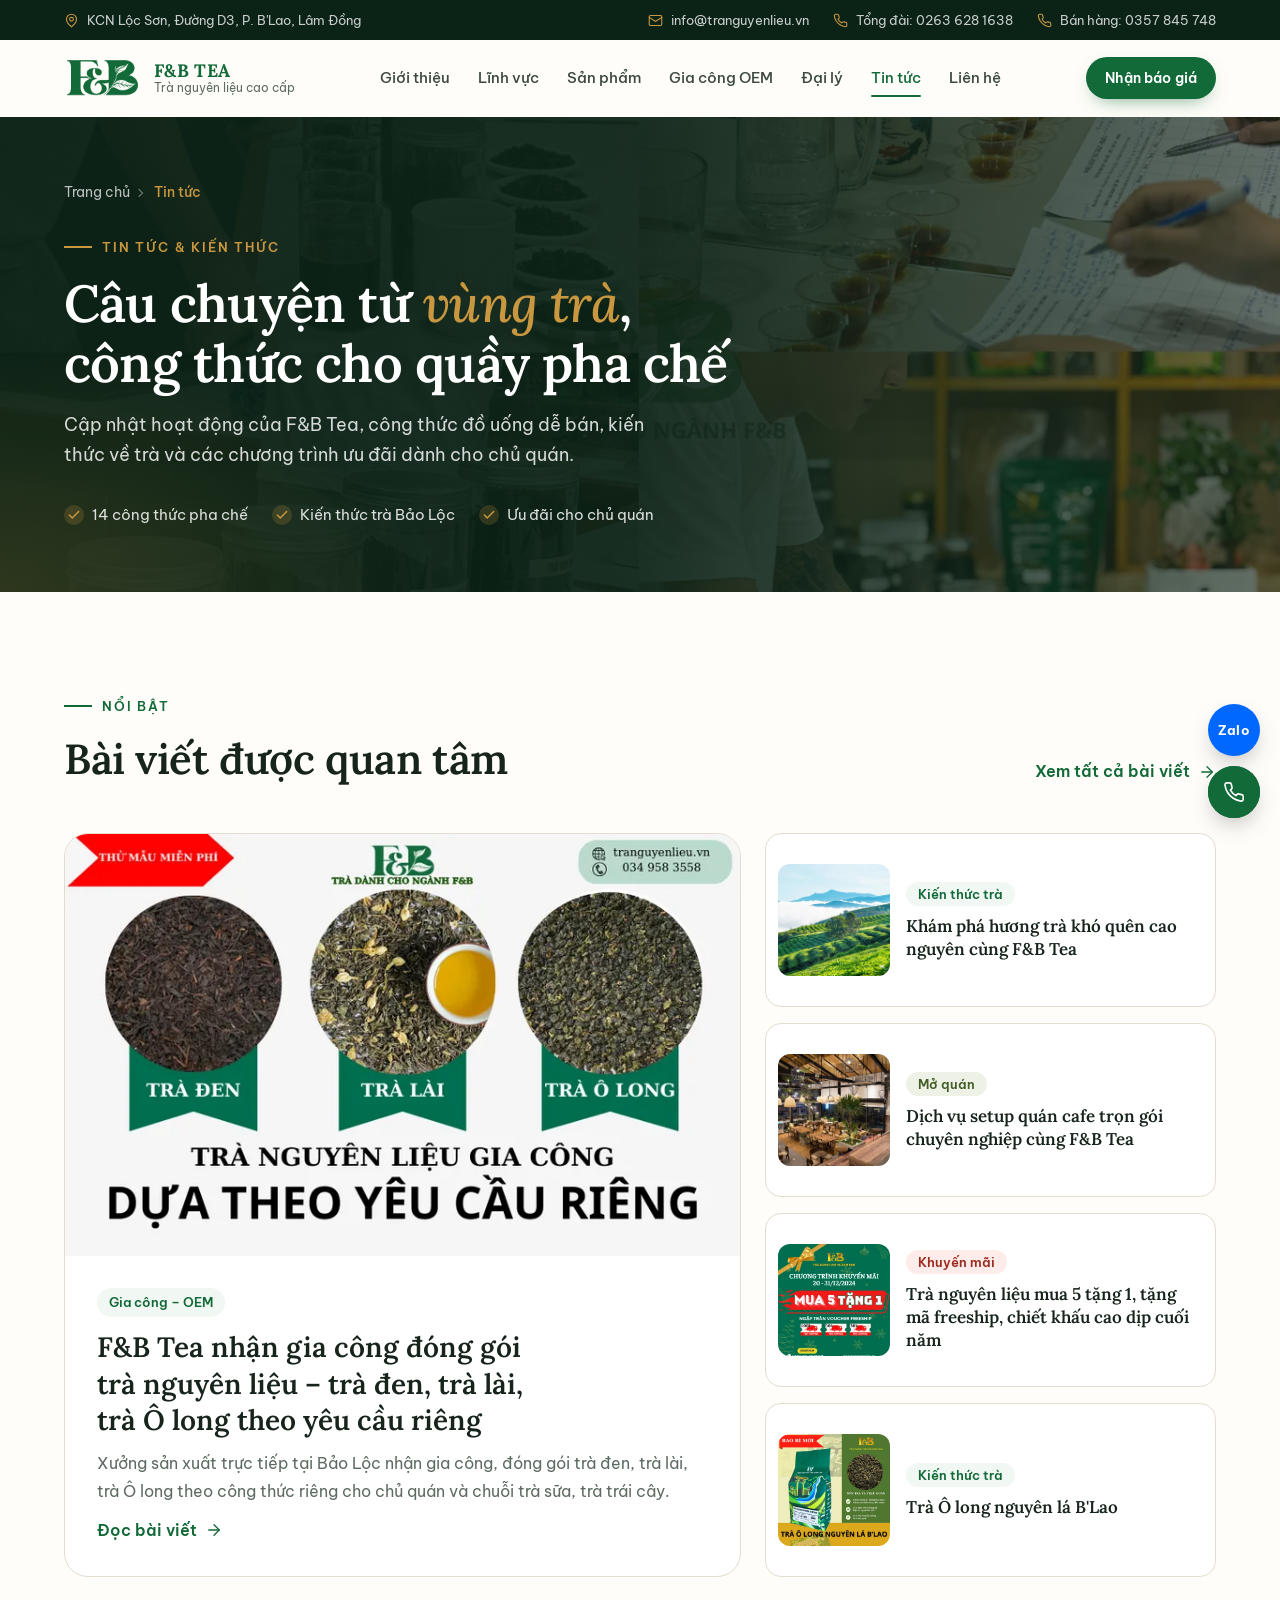
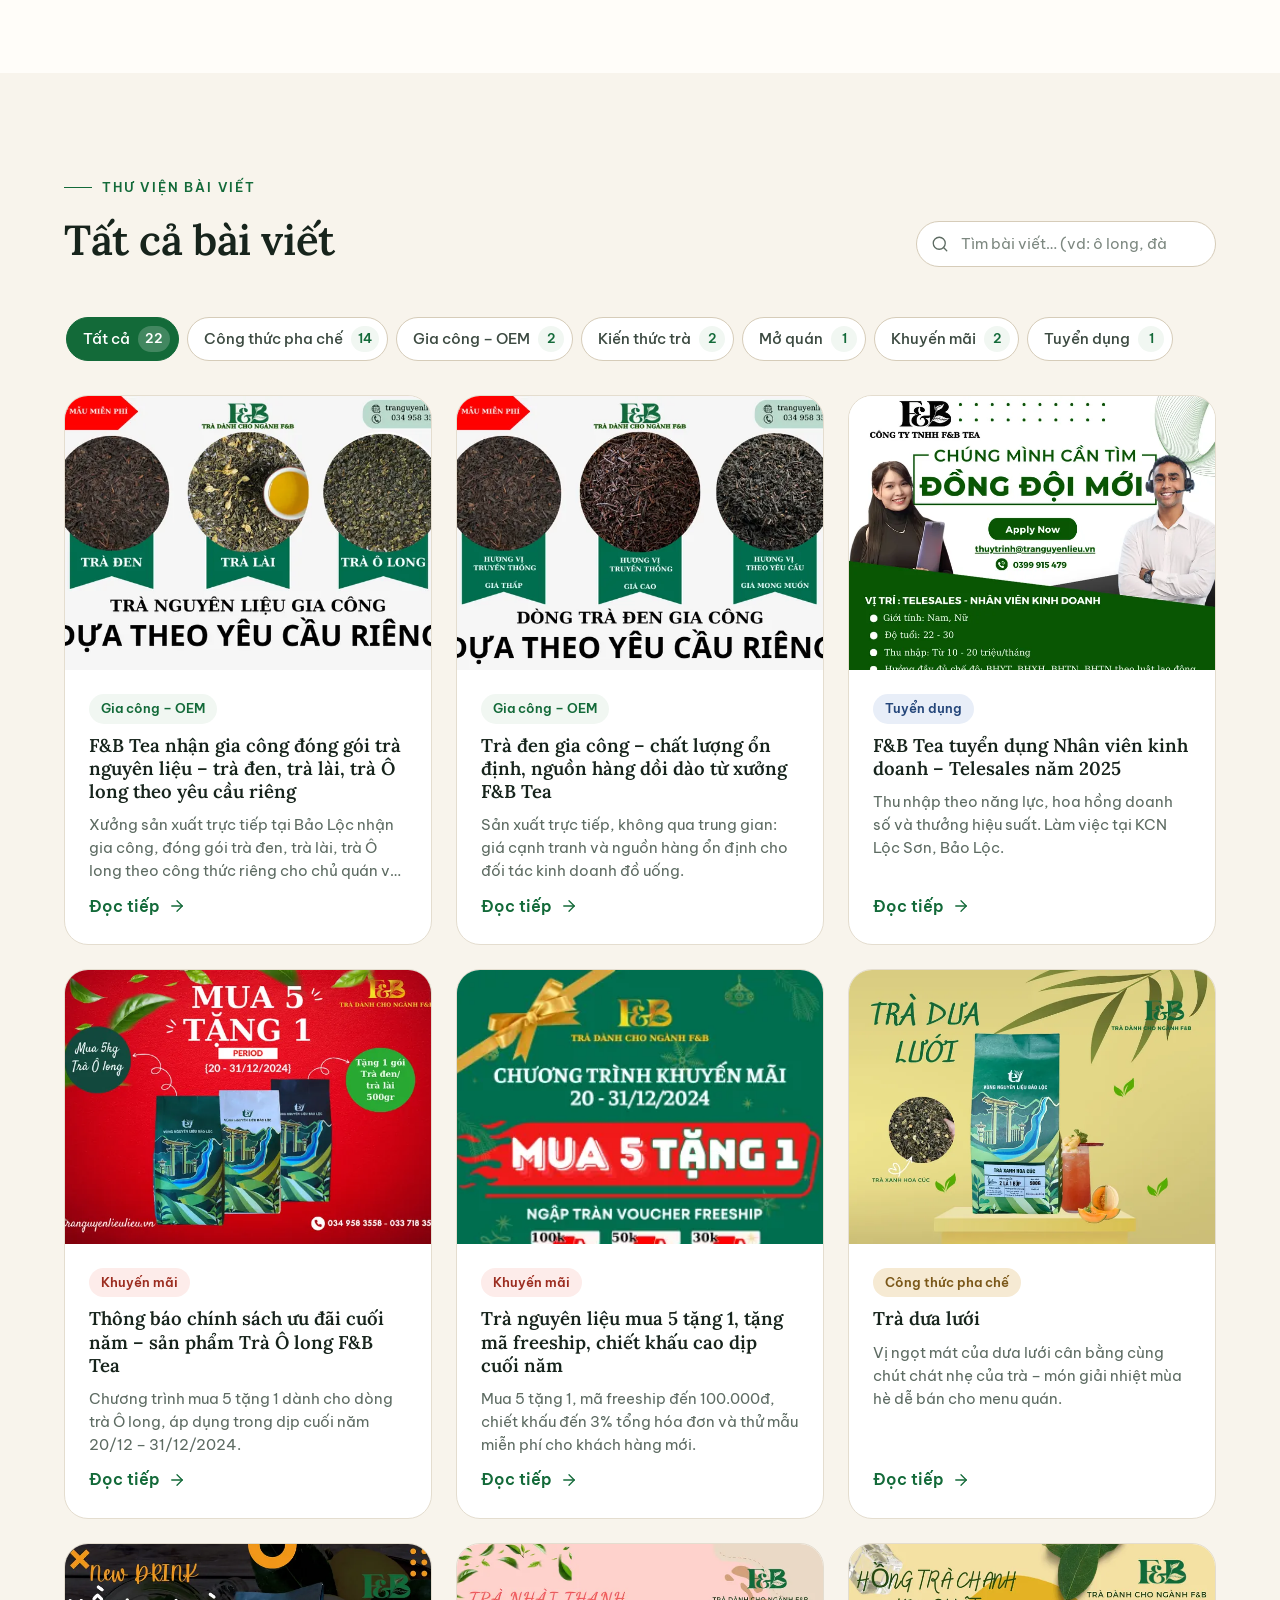
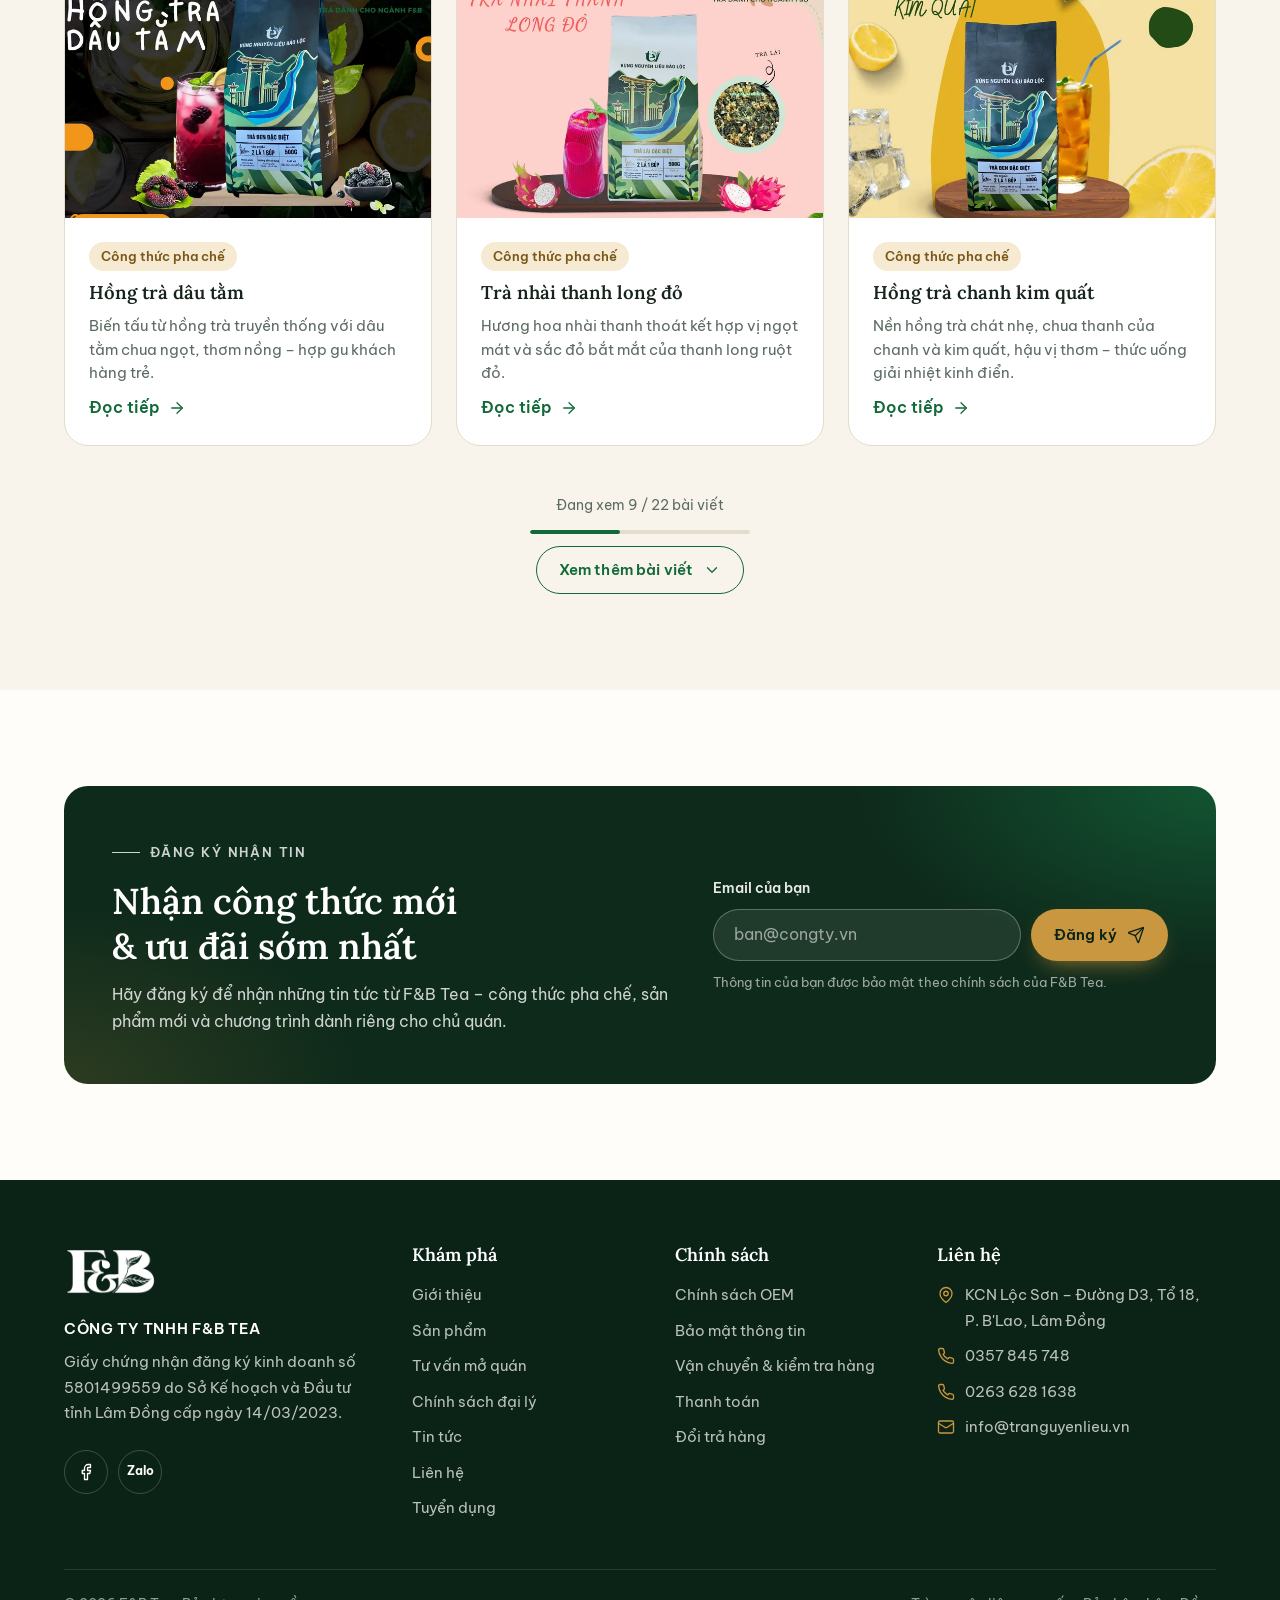
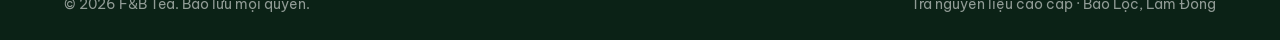
<file: tin-tuc.html>
<!doctype html>
<html lang="vi">
<head>
  <meta charset="utf-8">
  <meta name="viewport" content="width=device-width, initial-scale=1">
  <title>Tin tức &amp; kiến thức trà – F&amp;B Tea</title>
  <meta name="description" content="Tin tức F&amp;B Tea: công thức pha chế trà trái cây, trà sữa, kiến thức trà Ô long Bảo Lộc, dịch vụ gia công OEM, mở quán và chương trình ưu đãi cho chủ quán.">
  <meta name="theme-color" content="#0E2A1B">
  <meta property="og:title" content="Tin tức &amp; kiến thức trà – F&amp;B Tea">
  <meta property="og:description" content="Tin tức F&amp;B Tea: công thức pha chế trà trái cây, trà sữa, kiến thức trà Ô long Bảo Lộc, dịch vụ gia công OEM, mở quán và chương trình ưu đãi cho chủ quán.">
  <meta property="og:image" content="assets/img/tt-gia-cong-nguyen-lieu.webp">
  <link rel="icon" href="assets/img/logo.png">
  <link rel="preconnect" href="https://fonts.googleapis.com">
  <link rel="preconnect" href="https://fonts.gstatic.com" crossorigin>
  <link href="https://fonts.googleapis.com/css2?family=Be+Vietnam+Pro:wght@400;500;600;700&family=Lora:ital,wght@0,500;0,600;0,700;1,500&display=swap" rel="stylesheet">
  <link rel="stylesheet" href="assets/css/style.css">
</head>
<body>
  <!-- Icon sprite (Lucide-style, stroke 1.75) -->
  <svg width="0" height="0" style="position:absolute" aria-hidden="true">
    <defs>
      <symbol id="i-phone" viewBox="0 0 24 24"><path d="M22 16.92v3a2 2 0 0 1-2.18 2 19.79 19.79 0 0 1-8.63-3.07 19.5 19.5 0 0 1-6-6 19.79 19.79 0 0 1-3.07-8.67A2 2 0 0 1 4.11 2h3a2 2 0 0 1 2 1.72 12.84 12.84 0 0 0 .7 2.81 2 2 0 0 1-.45 2.11L8.09 9.91a16 16 0 0 0 6 6l1.27-1.27a2 2 0 0 1 2.11-.45 12.84 12.84 0 0 0 2.81.7A2 2 0 0 1 22 16.92z"/></symbol>
      <symbol id="i-mail" viewBox="0 0 24 24"><rect width="20" height="16" x="2" y="4" rx="2"/><path d="m22 7-8.97 5.7a1.94 1.94 0 0 1-2.06 0L2 7"/></symbol>
      <symbol id="i-pin" viewBox="0 0 24 24"><path d="M20 10c0 6-8 12-8 12s-8-6-8-12a8 8 0 0 1 16 0Z"/><circle cx="12" cy="10" r="3"/></symbol>
      <symbol id="i-leaf" viewBox="0 0 24 24"><path d="M11 20A7 7 0 0 1 9.8 6.1C15.5 5 17 4.48 19 2c1 2 2 4.18 2 8 0 5.5-4.78 10-10 10Z"/><path d="M2 21c0-3 1.85-5.36 5.08-6C9.5 14.52 12 13 13 12"/></symbol>
      <symbol id="i-shield" viewBox="0 0 24 24"><path d="M20 13c0 5-3.5 7.5-7.66 8.95a1 1 0 0 1-.67-.01C7.5 20.5 4 18 4 13V6a1 1 0 0 1 1-1c2 0 4.5-1.2 6.24-2.72a1.17 1.17 0 0 1 1.52 0C14.51 3.81 17 5 19 5a1 1 0 0 1 1 1z"/><path d="m9 12 2 2 4-4"/></symbol>
      <symbol id="i-flask" viewBox="0 0 24 24"><path d="M10 2v7.53a2 2 0 0 1-.21.9L4.72 20.55a1 1 0 0 0 .9 1.45h12.76a1 1 0 0 0 .9-1.45l-5.07-10.12a2 2 0 0 1-.21-.9V2"/><path d="M8.5 2h7"/><path d="M7 16h10"/></symbol>
      <symbol id="i-badge" viewBox="0 0 24 24"><path d="M3.85 8.62a4 4 0 0 1 4.78-4.77 4 4 0 0 1 6.74 0 4 4 0 0 1 4.78 4.78 4 4 0 0 1 0 6.74 4 4 0 0 1-4.77 4.78 4 4 0 0 1-6.75 0 4 4 0 0 1-4.78-4.77 4 4 0 0 1 0-6.76Z"/><path d="m9 12 2 2 4-4"/></symbol>
      <symbol id="i-package" viewBox="0 0 24 24"><path d="M11 21.73a2 2 0 0 0 2 0l7-4A2 2 0 0 0 21 16V8a2 2 0 0 0-1-1.73l-7-4a2 2 0 0 0-2 0l-7 4A2 2 0 0 0 3 8v8a2 2 0 0 0 1 1.73z"/><path d="M12 22V12"/><path d="m3.3 7 7.7 4.73a2 2 0 0 0 2 0L20.7 7"/><path d="m7.5 4.27 9 5.15"/></symbol>
      <symbol id="i-coffee" viewBox="0 0 24 24"><path d="M10 2v2"/><path d="M14 2v2"/><path d="M6 2v2"/><path d="M16 8a1 1 0 0 1 1 1v8a4 4 0 0 1-4 4H7a4 4 0 0 1-4-4V9a1 1 0 0 1 1-1h14a4 4 0 1 1 0 8h-1"/></symbol>
      <symbol id="i-arrow" viewBox="0 0 24 24"><path d="M5 12h14"/><path d="m12 5 7 7-7 7"/></symbol>
      <symbol id="i-arrow-up" viewBox="0 0 24 24"><path d="m5 12 7-7 7 7"/><path d="M12 19V5"/></symbol>
      <symbol id="i-menu" viewBox="0 0 24 24"><path d="M4 6h16M4 12h16M4 18h16"/></symbol>
      <symbol id="i-x" viewBox="0 0 24 24"><path d="M18 6 6 18M6 6l12 12"/></symbol>
      <symbol id="i-check" viewBox="0 0 24 24"><path d="M20 6 9 17l-5-5"/></symbol>
      <symbol id="i-truck" viewBox="0 0 24 24"><path d="M14 18V6a2 2 0 0 0-2-2H4a2 2 0 0 0-2 2v11a1 1 0 0 0 1 1h2"/><path d="M15 18H9"/><path d="M19 18h2a1 1 0 0 0 1-1v-3.65a1 1 0 0 0-.22-.62l-3.48-4.35A1 1 0 0 0 17.52 8H14"/><circle cx="17" cy="18" r="2"/><circle cx="7" cy="18" r="2"/></symbol>
      <symbol id="i-percent" viewBox="0 0 24 24"><path d="M19 5 5 19"/><circle cx="6.5" cy="6.5" r="2.5"/><circle cx="17.5" cy="17.5" r="2.5"/></symbol>
      <symbol id="i-gift" viewBox="0 0 24 24"><rect x="3" y="8" width="18" height="4" rx="1"/><path d="M12 8v13"/><path d="M19 12v7a2 2 0 0 1-2 2H7a2 2 0 0 1-2-2v-7"/><path d="M7.5 8a2.5 2.5 0 0 1 0-5C10 3 12 8 12 8s2-5 4.5-5a2.5 2.5 0 0 1 0 5"/></symbol>
      <symbol id="i-refresh" viewBox="0 0 24 24"><path d="M3 12a9 9 0 0 1 9-9 9.75 9.75 0 0 1 6.74 2.74L21 8"/><path d="M21 3v5h-5"/><path d="M21 12a9 9 0 0 1-9 9 9.75 9.75 0 0 1-6.74-2.74L3 16"/><path d="M8 16H3v5"/></symbol>
      <symbol id="i-megaphone" viewBox="0 0 24 24"><path d="m3 11 18-5v12L3 14v-3z"/><path d="M11.6 16.8a3 3 0 1 1-5.8-1.6"/></symbol>
      <symbol id="i-file" viewBox="0 0 24 24"><path d="M15 2H6a2 2 0 0 0-2 2v16a2 2 0 0 0 2 2h12a2 2 0 0 0 2-2V7Z"/><path d="M14 2v4a2 2 0 0 0 2 2h4"/><path d="M16 13H8M16 17H8M10 9H8"/></symbol>
      <symbol id="i-sprout" viewBox="0 0 24 24"><path d="M7 20h10"/><path d="M10 20c5.5-2.5.8-6.4 3-10"/><path d="M9.5 9.4c1.1.8 1.8 2.2 2.3 3.7-2 .4-3.5.4-4.8-.3-1.2-.6-2.3-1.9-3-4.2 2.8-.5 4.4 0 5.5.8z"/><path d="M14.1 6a7 7 0 0 0-1.1 4c1.9-.1 3.3-.6 4.3-1.4 1-1 1.6-2.3 1.7-4.6-2.7.1-4 1-4.9 2z"/></symbol>
      <symbol id="i-eye" viewBox="0 0 24 24"><path d="M2.06 12.35a1 1 0 0 1 0-.7 10.75 10.75 0 0 1 19.88 0 1 1 0 0 1 0 .7 10.75 10.75 0 0 1-19.88 0"/><circle cx="12" cy="12" r="3"/></symbol>
      <symbol id="i-briefcase" viewBox="0 0 24 24"><path d="M16 20V4a2 2 0 0 0-2-2h-4a2 2 0 0 0-2 2v16"/><rect width="20" height="14" x="2" y="6" rx="2"/></symbol>
      <symbol id="i-lock" viewBox="0 0 24 24"><rect width="18" height="11" x="3" y="11" rx="2"/><path d="M7 11V7a5 5 0 0 1 10 0v4"/></symbol>
      <symbol id="i-sparkles" viewBox="0 0 24 24"><path d="M9.94 15.5A2 2 0 0 0 8.5 14.06l-6.14-1.58a.5.5 0 0 1 0-.96L8.5 9.94A2 2 0 0 0 9.94 8.5l1.58-6.14a.5.5 0 0 1 .96 0l1.58 6.14a2 2 0 0 0 1.44 1.44l6.14 1.58a.5.5 0 0 1 0 .96l-6.14 1.58a2 2 0 0 0-1.44 1.44l-1.58 6.14a.5.5 0 0 1-.96 0z"/></symbol>
      <symbol id="i-chat" viewBox="0 0 24 24"><path d="M7.9 20A9 9 0 1 0 4 16.1L2 22Z"/></symbol>
      <symbol id="i-clock" viewBox="0 0 24 24"><circle cx="12" cy="12" r="10"/><path d="M12 6v6l4 2"/></symbol>
      <symbol id="i-search" viewBox="0 0 24 24"><circle cx="11" cy="11" r="8"/><path d="m21 21-4.3-4.3"/></symbol>
      <symbol id="i-zoom" viewBox="0 0 24 24"><circle cx="11" cy="11" r="8"/><path d="m21 21-4.3-4.3"/><path d="M11 8v6M8 11h6"/></symbol>
      <symbol id="i-chevron-down" viewBox="0 0 24 24"><path d="m6 9 6 6 6-6"/></symbol>
      <symbol id="i-send" viewBox="0 0 24 24"><path d="M14.536 21.686a.5.5 0 0 0 .937-.024l6.5-19a.496.496 0 0 0-.635-.635l-19 6.5a.5.5 0 0 0-.024.937l7.93 3.18a2 2 0 0 1 1.112 1.11z"/><path d="m21.854 2.147-10.94 10.939"/></symbol>
      <symbol id="i-facebook" viewBox="0 0 24 24"><path d="M18 2h-3a5 5 0 0 0-5 5v3H7v4h3v8h4v-8h3l1-4h-4V7a1 1 0 0 1 1-1h3z"/></symbol>
      <symbol id="i-navigation" viewBox="0 0 24 24"><path d="M3 11 22 2l-9 19-2-8-8-2z"/></symbol>
      <symbol id="i-building" viewBox="0 0 24 24"><path d="M6 22V4a2 2 0 0 1 2-2h8a2 2 0 0 1 2 2v18Z"/><path d="M6 12H4a2 2 0 0 0-2 2v6a2 2 0 0 0 2 2h2"/><path d="M18 9h2a2 2 0 0 1 2 2v9a2 2 0 0 1-2 2h-2"/><path d="M10 6h4M10 10h4M10 14h4M10 18h4"/></symbol>
      <symbol id="i-book" viewBox="0 0 24 24"><path d="M2 3h6a4 4 0 0 1 4 4v14a3 3 0 0 0-3-3H2z"/><path d="M22 3h-6a4 4 0 0 0-4 4v14a3 3 0 0 1 3-3h7z"/></symbol>
      <symbol id="i-cup" viewBox="0 0 24 24"><path d="m6 8 1.75 12.28a2 2 0 0 0 2 1.72h4.54a2 2 0 0 0 2-1.72L18 8"/><path d="M5 8h14"/><path d="M7 15a6.47 6.47 0 0 1 5 0 6.47 6.47 0 0 0 5 0"/><path d="m12 8 1-6h2"/></symbol>
      <symbol id="i-citrus" viewBox="0 0 24 24"><path d="M21.66 17.67a1.08 1.08 0 0 1-.04 1.6A12 12 0 0 1 4.73 2.38a1.1 1.1 0 0 1 1.61-.04z"/><path d="M19.65 15.66A8 8 0 0 1 8.35 4.34"/><path d="m14 10-5.5 5.5"/><path d="M14 17.85V10H6.15"/></symbol>
      <symbol id="i-flame" viewBox="0 0 24 24"><path d="M8.5 14.5A2.5 2.5 0 0 0 11 12c0-1.38-.5-2-1-3-1.072-2.143-.224-4.054 2-6 .5 2.5 2 4.9 4 6.5 2 1.6 3 3.5 3 5.5a7 7 0 1 1-14 0c0-1.153.433-2.294 1-3a2.5 2.5 0 0 0 2.5 2.5z"/></symbol>
      <symbol id="i-wheat" viewBox="0 0 24 24"><path d="M2 22 16 8"/><path d="M3.47 12.53 5 11l1.53 1.53a3.5 3.5 0 0 1 0 4.94L5 19l-1.53-1.53a3.5 3.5 0 0 1 0-4.94Z"/><path d="M7.47 8.53 9 7l1.53 1.53a3.5 3.5 0 0 1 0 4.94L9 15l-1.53-1.53a3.5 3.5 0 0 1 0-4.94Z"/><path d="M11.47 4.53 13 3l1.53 1.53a3.5 3.5 0 0 1 0 4.94L13 11l-1.53-1.53a3.5 3.5 0 0 1 0-4.94Z"/><path d="M20 2h2v2a4 4 0 0 1-4 4h-2V6a4 4 0 0 1 4-4Z"/></symbol>
      <symbol id="i-inbox" viewBox="0 0 24 24"><path d="M22 12h-6l-2 3h-4l-2-3H2"/><path d="M5.45 5.11 2 12v6a2 2 0 0 0 2 2h16a2 2 0 0 0 2-2v-6l-3.45-6.89A2 2 0 0 0 16.76 4H7.24a2 2 0 0 0-1.79 1.11z"/></symbol>
      <symbol id="i-info" viewBox="0 0 24 24"><circle cx="12" cy="12" r="10"/><path d="M12 16v-4M12 8h.01"/></symbol>
    </defs>
  </svg>

  <a class="skip-link" href="#main">Bỏ qua điều hướng</a>

  <!-- Top bar -->
  <div class="topbar">
    <div class="container topbar__inner">
      <p class="topbar__item"><svg class="icon"><use href="#i-pin"/></svg>KCN Lộc Sơn, Đường D3, P. B'Lao, Lâm Đồng</p>
      <div class="topbar__links">
        <a href="mailto:info@tranguyenlieu.vn"><svg class="icon"><use href="#i-mail"/></svg>info@tranguyenlieu.vn</a>
        <a href="tel:02636281638"><svg class="icon"><use href="#i-phone"/></svg>Tổng đài: 0263 628 1638</a>
        <a href="tel:0357845748"><svg class="icon"><use href="#i-phone"/></svg>Bán hàng: 0357 845 748</a>
      </div>
    </div>
  </div>

  <!-- Header -->
  <header class="header" id="header">
    <div class="container header__inner">
      <a href="index.html" class="brand" aria-label="F&B Tea – Trang chủ">
        <img src="assets/img/logo.png" alt="Logo F&B Tea" width="110" height="65">
        <span class="brand__text"><strong>F&amp;B TEA</strong><small>Trà nguyên liệu cao cấp</small></span>
      </a>

      <nav class="nav" id="nav" aria-label="Điều hướng chính">
        <ul class="nav__list">
          <li><a href="index.html#gioi-thieu">Giới thiệu</a></li>
          <li><a href="index.html#linh-vuc">Lĩnh vực</a></li>
          <li><a href="san-pham.html">Sản phẩm</a></li>
          <li><a href="index.html#gia-cong">Gia công OEM</a></li>
          <li><a href="index.html#dai-ly">Đại lý</a></li>
          <li><a href="tin-tuc.html" aria-current="page">Tin tức</a></li>
          <li><a href="lien-he.html">Liên hệ</a></li>
        </ul>
        <div class="nav__mobile-cta">
          <a class="btn btn--primary btn--block" href="tel:0357845748"><svg class="icon"><use href="#i-phone"/></svg>Gọi 0357 845 748</a>
        </div>
      </nav>

      <div class="header__actions">
        <a class="btn btn--primary btn--sm header__cta" href="lien-he.html?need=Mua%20s%E1%BB%89%20tr%C3%A0%20nguy%C3%AAn%20li%E1%BB%87u#form">Nhận báo giá</a>
        <button class="nav-toggle" id="navToggle" aria-label="Mở menu" aria-expanded="false" aria-controls="nav">
          <svg class="icon icon--lg"><use href="#i-menu"/></svg>
        </button>
      </div>
    </div>
  </header>

  <main id="main">
    <section class="page-hero">
      <img class="page-hero__img" src="assets/img/xuong-thu-nem.webp" alt="" width="1400" height="933" fetchpriority="high">
      <div class="container">
        <div class="page-hero__inner">
          <nav class="breadcrumb" aria-label="Breadcrumb">
            <ol><li><a href="index.html">Trang chủ</a></li><li><span aria-current="page">Tin tức</span></li></ol>
          </nav>
          <p class="eyebrow eyebrow--light">Tin tức &amp; kiến thức</p>
          <h1 class="page-hero__title">Câu chuyện từ <em>vùng trà</em>, công thức cho quầy pha chế</h1>
          <p class="page-hero__lede">Cập nhật hoạt động của F&amp;B Tea, công thức đồ uống dễ bán, kiến thức về trà và các chương trình ưu đãi dành cho chủ quán.</p>
          <ul class="page-hero__meta">
            <li><svg class="icon" aria-hidden="true"><use href="#i-check"/></svg>14 công thức pha chế</li>
            <li><svg class="icon" aria-hidden="true"><use href="#i-check"/></svg>Kiến thức trà Bảo Lộc</li>
            <li><svg class="icon" aria-hidden="true"><use href="#i-check"/></svg>Ưu đãi cho chủ quán</li>
          </ul>
        </div>
      </div>
    </section>

    <!-- Nổi bật -->
    <section class="section" aria-labelledby="featuredTitle">
      <div class="container">
        <header class="section__head section__head--row">
          <div>
            <p class="eyebrow reveal">Nổi bật</p>
            <h2 class="section__title reveal" id="featuredTitle">Bài viết được quan tâm</h2>
          </div>
          <a class="link-arrow reveal" href="#tat-ca">Xem tất cả bài viết<svg class="icon" aria-hidden="true"><use href="#i-arrow"/></svg></a>
        </header>
        <div class="featured">
          <article class="feature-main reveal">
            <a href="https://tranguyenlieu.vn/fb-tea-nhan-gia-cong-dong-goi-tra-nguyen-lieu-tra-den-tra-lai-tra-o-long-danh-cho-pha-che-tra-sua-tra-trai-cay-theo-yeu-cau-rieng" target="_blank" rel="noopener">
              <figure class="feature-main__img"><img src="assets/img/tt-gia-cong-nguyen-lieu.webp" alt="" width="720" height="450"></figure>
              <div class="feature-main__body">
                <span class="news__cat news__cat--gia-cong">Gia công – OEM</span>
                <h3>F&amp;B Tea nhận gia công đóng gói trà nguyên liệu – trà đen, trà lài, trà Ô long theo yêu cầu riêng</h3>
                <p>Xưởng sản xuất trực tiếp tại Bảo Lộc nhận gia công, đóng gói trà đen, trà lài, trà Ô long theo công thức riêng cho chủ quán và chuỗi trà sữa, trà trái cây.</p>
                <span class="link-arrow">Đọc bài viết<span class="sr-only"> (mở trong tab mới)</span><svg class="icon" aria-hidden="true"><use href="#i-arrow"/></svg></span>
              </div>
            </a>
          </article>
          <div class="feature-list">
            <article class="mini reveal">
              <a href="https://tranguyenlieu.vn/kham-pha-huong-tra-kho-quen-cao-nguyen-cung-fb-tea" target="_blank" rel="noopener">
                <figure class="mini__img"><img src="assets/img/may-doi-che.webp" alt="" width="720" height="460" loading="lazy"></figure>
                <div><span class="news__cat news__cat--kien-thuc">Kiến thức trà</span><h3>Khám phá hương trà khó quên cao nguyên cùng F&amp;B Tea<span class="sr-only"> (mở trong tab mới)</span></h3></div>
              </a>
            </article>
            <article class="mini reveal">
              <a href="https://tranguyenlieu.vn/dich-vu-setup-quan-cafe-tron-goi-chuyen-nghiep-nhat-hien-nay-fb-tea" target="_blank" rel="noopener">
                <figure class="mini__img"><img src="assets/img/setup-quan-cafe.webp" alt="" width="750" height="500" loading="lazy"></figure>
                <div><span class="news__cat news__cat--mo-quan">Mở quán</span><h3>Dịch vụ setup quán cafe trọn gói chuyên nghiệp cùng F&amp;B Tea<span class="sr-only"> (mở trong tab mới)</span></h3></div>
              </a>
            </article>
            <article class="mini reveal">
              <a href="https://tranguyenlieu.vn/fb-tea-tra-nguyen-lieu-mua-5-tang-1-tang-ma-freeship-chiet-khau-cao-dip-cuoi-nam" target="_blank" rel="noopener">
                <figure class="mini__img"><img src="assets/img/tt-mua-5-tang-1.webp" alt="" width="340" height="380" loading="lazy"></figure>
                <div><span class="news__cat news__cat--khuyen-mai">Khuyến mãi</span><h3>Trà nguyên liệu mua 5 tặng 1, tặng mã freeship, chiết khấu cao dịp cuối năm<span class="sr-only"> (mở trong tab mới)</span></h3></div>
              </a>
            </article>
            <article class="mini reveal">
              <a href="https://tranguyenlieu.vn/tra-olong-nguyen-la-blao" target="_blank" rel="noopener">
                <figure class="mini__img"><img src="assets/img/tt-olong-nguyen-la.webp" alt="" width="720" height="720" loading="lazy"></figure>
                <div><span class="news__cat news__cat--kien-thuc">Kiến thức trà</span><h3>Trà Ô long nguyên lá B&#x27;Lao<span class="sr-only"> (mở trong tab mới)</span></h3></div>
              </a>
            </article>
          </div>
        </div>
      </div>
    </section>

    <!-- Tất cả bài viết -->
    <section class="section section--tint" id="tat-ca" aria-labelledby="allTitle">
      <div class="container">
        <header class="section__head section__head--row">
          <div>
            <p class="eyebrow reveal">Thư viện bài viết</p>
            <h2 class="section__title reveal" id="allTitle">Tất cả bài viết</h2>
          </div>
          <div class="search reveal" role="search">
            <label class="sr-only" for="newsSearch">Tìm bài viết</label>
            <svg class="icon" aria-hidden="true"><use href="#i-search"/></svg>
            <input id="newsSearch" type="search" placeholder="Tìm bài viết… (vd: ô long, đào)" autocomplete="off" enterkeyhint="search">
            <button class="search__clear" id="newsClear" type="button" aria-label="Xóa từ khóa" hidden><svg class="icon" aria-hidden="true"><use href="#i-x"/></svg></button>
          </div>
        </header>

        <div class="chips chips--wrap" role="group" aria-label="Lọc theo chủ đề">
          <button class="chip" type="button" data-news-filter="all" aria-pressed="true">Tất cả<span class="chip__count">22</span></button>
          <button class="chip" type="button" data-news-filter="cong-thuc" aria-pressed="false">Công thức pha chế<span class="chip__count">14</span></button>
          <button class="chip" type="button" data-news-filter="gia-cong" aria-pressed="false">Gia công – OEM<span class="chip__count">2</span></button>
          <button class="chip" type="button" data-news-filter="kien-thuc" aria-pressed="false">Kiến thức trà<span class="chip__count">2</span></button>
          <button class="chip" type="button" data-news-filter="mo-quan" aria-pressed="false">Mở quán<span class="chip__count">1</span></button>
          <button class="chip" type="button" data-news-filter="khuyen-mai" aria-pressed="false">Khuyến mãi<span class="chip__count">2</span></button>
          <button class="chip" type="button" data-news-filter="tuyen-dung" aria-pressed="false">Tuyển dụng<span class="chip__count">1</span></button>
        </div>

        <div class="news-grid news-grid--page" id="newsList">
          <article class="news reveal" data-cat="gia-cong">
            <a href="https://tranguyenlieu.vn/fb-tea-nhan-gia-cong-dong-goi-tra-nguyen-lieu-tra-den-tra-lai-tra-o-long-danh-cho-pha-che-tra-sua-tra-trai-cay-theo-yeu-cau-rieng" target="_blank" rel="noopener">
              <figure class="news__img"><img src="assets/img/tt-gia-cong-nguyen-lieu.webp" alt="" width="720" height="450" loading="lazy"></figure>
              <div class="news__body">
                <span class="news__cat news__cat--gia-cong">Gia công – OEM</span>
                <h3>F&amp;B Tea nhận gia công đóng gói trà nguyên liệu – trà đen, trà lài, trà Ô long theo yêu cầu riêng</h3>
                <p class="news__excerpt">Xưởng sản xuất trực tiếp tại Bảo Lộc nhận gia công, đóng gói trà đen, trà lài, trà Ô long theo công thức riêng cho chủ quán và chuỗi trà sữa, trà trái cây.</p>
                <span class="link-arrow">Đọc tiếp<span class="sr-only"> (mở trong tab mới)</span><svg class="icon" aria-hidden="true"><use href="#i-arrow"/></svg></span>
              </div>
            </a>
          </article>
          <article class="news reveal" data-cat="gia-cong">
            <a href="https://tranguyenlieu.vn/tra-den-gia-cong-tra-chat-luong-nguon-hang-doi-dao-tu-xuong-san-xuat-fb-tea" target="_blank" rel="noopener">
              <figure class="news__img"><img src="assets/img/tt-gia-cong-tra-den.webp" alt="" width="720" height="450" loading="lazy"></figure>
              <div class="news__body">
                <span class="news__cat news__cat--gia-cong">Gia công – OEM</span>
                <h3>Trà đen gia công – chất lượng ổn định, nguồn hàng dồi dào từ xưởng F&amp;B Tea</h3>
                <p class="news__excerpt">Sản xuất trực tiếp, không qua trung gian: giá cạnh tranh và nguồn hàng ổn định cho đối tác kinh doanh đồ uống.</p>
                <span class="link-arrow">Đọc tiếp<span class="sr-only"> (mở trong tab mới)</span><svg class="icon" aria-hidden="true"><use href="#i-arrow"/></svg></span>
              </div>
            </a>
          </article>
          <article class="news reveal" data-cat="tuyen-dung">
            <a href="https://tranguyenlieu.vn/fb-tea-tuyen-dung-nhan-vien-kinh-doanh-telesales-nam-2025" target="_blank" rel="noopener">
              <figure class="news__img"><img src="assets/img/tt-tuyen-dung.webp" alt="" width="720" height="604" loading="lazy"></figure>
              <div class="news__body">
                <span class="news__cat news__cat--tuyen-dung">Tuyển dụng</span>
                <h3>F&amp;B Tea tuyển dụng Nhân viên kinh doanh – Telesales năm 2025</h3>
                <p class="news__excerpt">Thu nhập theo năng lực, hoa hồng doanh số và thưởng hiệu suất. Làm việc tại KCN Lộc Sơn, Bảo Lộc.</p>
                <span class="link-arrow">Đọc tiếp<span class="sr-only"> (mở trong tab mới)</span><svg class="icon" aria-hidden="true"><use href="#i-arrow"/></svg></span>
              </div>
            </a>
          </article>
          <article class="news reveal" data-cat="khuyen-mai">
            <a href="https://tranguyenlieu.vn/chinh-sach-uu-dai-cuoi-nam-san-pham-tra-o-long-fb-tea" target="_blank" rel="noopener">
              <figure class="news__img"><img src="assets/img/tt-uu-dai-o-long.webp" alt="" width="720" height="450" loading="lazy"></figure>
              <div class="news__body">
                <span class="news__cat news__cat--khuyen-mai">Khuyến mãi</span>
                <h3>Thông báo chính sách ưu đãi cuối năm – sản phẩm Trà Ô long F&amp;B Tea</h3>
                <p class="news__excerpt">Chương trình mua 5 tặng 1 dành cho dòng trà Ô long, áp dụng trong dịp cuối năm 20/12 – 31/12/2024.</p>
                <span class="link-arrow">Đọc tiếp<span class="sr-only"> (mở trong tab mới)</span><svg class="icon" aria-hidden="true"><use href="#i-arrow"/></svg></span>
              </div>
            </a>
          </article>
          <article class="news reveal" data-cat="khuyen-mai">
            <a href="https://tranguyenlieu.vn/fb-tea-tra-nguyen-lieu-mua-5-tang-1-tang-ma-freeship-chiet-khau-cao-dip-cuoi-nam" target="_blank" rel="noopener">
              <figure class="news__img"><img src="assets/img/tt-mua-5-tang-1.webp" alt="" width="340" height="380" loading="lazy"></figure>
              <div class="news__body">
                <span class="news__cat news__cat--khuyen-mai">Khuyến mãi</span>
                <h3>Trà nguyên liệu mua 5 tặng 1, tặng mã freeship, chiết khấu cao dịp cuối năm</h3>
                <p class="news__excerpt">Mua 5 tặng 1, mã freeship đến 100.000đ, chiết khấu đến 3% tổng hóa đơn và thử mẫu miễn phí cho khách hàng mới.</p>
                <span class="link-arrow">Đọc tiếp<span class="sr-only"> (mở trong tab mới)</span><svg class="icon" aria-hidden="true"><use href="#i-arrow"/></svg></span>
              </div>
            </a>
          </article>
          <article class="news reveal" data-cat="cong-thuc">
            <a href="https://tranguyenlieu.vn/tra-dua-luoi" target="_blank" rel="noopener">
              <figure class="news__img"><img src="assets/img/tt-tra-dua-luoi.webp" alt="" width="720" height="604" loading="lazy"></figure>
              <div class="news__body">
                <span class="news__cat news__cat--cong-thuc">Công thức pha chế</span>
                <h3>Trà dưa lưới</h3>
                <p class="news__excerpt">Vị ngọt mát của dưa lưới cân bằng cùng chút chát nhẹ của trà – món giải nhiệt mùa hè dễ bán cho menu quán.</p>
                <span class="link-arrow">Đọc tiếp<span class="sr-only"> (mở trong tab mới)</span><svg class="icon" aria-hidden="true"><use href="#i-arrow"/></svg></span>
              </div>
            </a>
          </article>
          <article class="news reveal" data-cat="cong-thuc">
            <a href="https://tranguyenlieu.vn/hong-tra-dau-tam" target="_blank" rel="noopener">
              <figure class="news__img"><img src="assets/img/tt-hong-tra-dau-tam.webp" alt="" width="720" height="604" loading="lazy"></figure>
              <div class="news__body">
                <span class="news__cat news__cat--cong-thuc">Công thức pha chế</span>
                <h3>Hồng trà dâu tằm</h3>
                <p class="news__excerpt">Biến tấu từ hồng trà truyền thống với dâu tằm chua ngọt, thơm nồng – hợp gu khách hàng trẻ.</p>
                <span class="link-arrow">Đọc tiếp<span class="sr-only"> (mở trong tab mới)</span><svg class="icon" aria-hidden="true"><use href="#i-arrow"/></svg></span>
              </div>
            </a>
          </article>
          <article class="news reveal" data-cat="cong-thuc">
            <a href="https://tranguyenlieu.vn/tra-nhai-thanh-long-do" target="_blank" rel="noopener">
              <figure class="news__img"><img src="assets/img/tt-tra-nhai-thanh-long.webp" alt="" width="720" height="604" loading="lazy"></figure>
              <div class="news__body">
                <span class="news__cat news__cat--cong-thuc">Công thức pha chế</span>
                <h3>Trà nhài thanh long đỏ</h3>
                <p class="news__excerpt">Hương hoa nhài thanh thoát kết hợp vị ngọt mát và sắc đỏ bắt mắt của thanh long ruột đỏ.</p>
                <span class="link-arrow">Đọc tiếp<span class="sr-only"> (mở trong tab mới)</span><svg class="icon" aria-hidden="true"><use href="#i-arrow"/></svg></span>
              </div>
            </a>
          </article>
          <article class="news reveal" data-cat="cong-thuc">
            <a href="https://tranguyenlieu.vn/hong-tra-chanh-kim-quat" target="_blank" rel="noopener">
              <figure class="news__img"><img src="assets/img/tt-hong-tra-kim-quat.webp" alt="" width="720" height="604" loading="lazy"></figure>
              <div class="news__body">
                <span class="news__cat news__cat--cong-thuc">Công thức pha chế</span>
                <h3>Hồng trà chanh kim quất</h3>
                <p class="news__excerpt">Nền hồng trà chát nhẹ, chua thanh của chanh và kim quất, hậu vị thơm – thức uống giải nhiệt kinh điển.</p>
                <span class="link-arrow">Đọc tiếp<span class="sr-only"> (mở trong tab mới)</span><svg class="icon" aria-hidden="true"><use href="#i-arrow"/></svg></span>
              </div>
            </a>
          </article>
          <article class="news reveal" data-cat="kien-thuc">
            <a href="https://tranguyenlieu.vn/tra-olong-nguyen-la-blao" target="_blank" rel="noopener">
              <figure class="news__img"><img src="assets/img/tt-olong-nguyen-la.webp" alt="" width="720" height="720" loading="lazy"></figure>
              <div class="news__body">
                <span class="news__cat news__cat--kien-thuc">Kiến thức trà</span>
                <h3>Trà Ô long nguyên lá B&#x27;Lao</h3>
                <p class="news__excerpt">Tìm hiểu về trà ô long bán lên men: nguồn gốc, quy trình chế biến và ứng dụng trong pha chế đồ uống.</p>
                <span class="link-arrow">Đọc tiếp<span class="sr-only"> (mở trong tab mới)</span><svg class="icon" aria-hidden="true"><use href="#i-arrow"/></svg></span>
              </div>
            </a>
          </article>
          <article class="news reveal" data-cat="cong-thuc">
            <a href="https://tranguyenlieu.vn/tra-olong-vai" target="_blank" rel="noopener">
              <figure class="news__img"><img src="assets/img/tt-olong-vai.webp" alt="" width="720" height="604" loading="lazy"></figure>
              <div class="news__body">
                <span class="news__cat news__cat--cong-thuc">Công thức pha chế</span>
                <h3>Trà Ô long vải</h3>
                <p class="news__excerpt">Vị chát dịu của ô long hòa cùng vị ngọt thanh của vải – cân bằng, thanh mát và dễ uống.</p>
                <span class="link-arrow">Đọc tiếp<span class="sr-only"> (mở trong tab mới)</span><svg class="icon" aria-hidden="true"><use href="#i-arrow"/></svg></span>
              </div>
            </a>
          </article>
          <article class="news reveal" data-cat="cong-thuc">
            <a href="https://tranguyenlieu.vn/tra-xanh-buoi-hong-ruby" target="_blank" rel="noopener">
              <figure class="news__img"><img src="assets/img/tt-xanh-buoi-hong.webp" alt="" width="720" height="720" loading="lazy"></figure>
              <div class="news__body">
                <span class="news__cat news__cat--cong-thuc">Công thức pha chế</span>
                <h3>Trà xanh bưởi hồng Ruby</h3>
                <p class="news__excerpt">Trà xanh kết hợp bưởi hồng Ruby cho thức uống tươi mát, thơm ngọt và đẹp mắt.</p>
                <span class="link-arrow">Đọc tiếp<span class="sr-only"> (mở trong tab mới)</span><svg class="icon" aria-hidden="true"><use href="#i-arrow"/></svg></span>
              </div>
            </a>
          </article>
          <article class="news reveal" data-cat="cong-thuc">
            <a href="https://tranguyenlieu.vn/tra-olong-phuc-bon-tu" target="_blank" rel="noopener">
              <figure class="news__img"><img src="assets/img/tt-olong-phuc-bon-tu.webp" alt="" width="720" height="720" loading="lazy"></figure>
              <div class="news__body">
                <span class="news__cat news__cat--cong-thuc">Công thức pha chế</span>
                <h3>Trà Ô long phúc bồn tử</h3>
                <p class="news__excerpt">Phúc bồn tử chua ngọt làm mới ly ô long truyền thống – món mát lạnh cho ngày hè.</p>
                <span class="link-arrow">Đọc tiếp<span class="sr-only"> (mở trong tab mới)</span><svg class="icon" aria-hidden="true"><use href="#i-arrow"/></svg></span>
              </div>
            </a>
          </article>
          <article class="news reveal" data-cat="cong-thuc">
            <a href="https://tranguyenlieu.vn/tra-cam-xoai" target="_blank" rel="noopener">
              <figure class="news__img"><img src="assets/img/tt-cam-xoai.webp" alt="" width="720" height="720" loading="lazy"></figure>
              <div class="news__body">
                <span class="news__cat news__cat--cong-thuc">Công thức pha chế</span>
                <h3>Trà cam xoài</h3>
                <p class="news__excerpt">Cam và xoài trên nền trà lài: tươi mát, giúp tỉnh táo và có màu sắc rực rỡ.</p>
                <span class="link-arrow">Đọc tiếp<span class="sr-only"> (mở trong tab mới)</span><svg class="icon" aria-hidden="true"><use href="#i-arrow"/></svg></span>
              </div>
            </a>
          </article>
          <article class="news reveal" data-cat="cong-thuc">
            <a href="https://tranguyenlieu.vn/tra-viet-quat-oai-huong" target="_blank" rel="noopener">
              <figure class="news__img"><img src="assets/img/tt-viet-quat-oai-huong.webp" alt="" width="720" height="720" loading="lazy"></figure>
              <div class="news__body">
                <span class="news__cat news__cat--cong-thuc">Công thức pha chế</span>
                <h3>Trà việt quất oải hương</h3>
                <p class="news__excerpt">Vị ngọt của việt quất cùng hương oải hương thanh sạch – thức uống nhẹ nhàng, healthy.</p>
                <span class="link-arrow">Đọc tiếp<span class="sr-only"> (mở trong tab mới)</span><svg class="icon" aria-hidden="true"><use href="#i-arrow"/></svg></span>
              </div>
            </a>
          </article>
          <article class="news reveal" data-cat="cong-thuc">
            <a href="https://tranguyenlieu.vn/tra-cam-dau" target="_blank" rel="noopener">
              <figure class="news__img"><img src="assets/img/tt-cam-dau.webp" alt="" width="720" height="720" loading="lazy"></figure>
              <div class="news__body">
                <span class="news__cat news__cat--cong-thuc">Công thức pha chế</span>
                <h3>Trà cam dâu</h3>
                <p class="news__excerpt">Dâu tây và cam trên nền trà lài – chua ngọt sảng khoái cho những ngày nắng nóng.</p>
                <span class="link-arrow">Đọc tiếp<span class="sr-only"> (mở trong tab mới)</span><svg class="icon" aria-hidden="true"><use href="#i-arrow"/></svg></span>
              </div>
            </a>
          </article>
          <article class="news reveal" data-cat="cong-thuc">
            <a href="https://tranguyenlieu.vn/tra-dao-mo" target="_blank" rel="noopener">
              <figure class="news__img"><img src="assets/img/tt-dao-mo.webp" alt="" width="720" height="720" loading="lazy"></figure>
              <div class="news__body">
                <span class="news__cat news__cat--cong-thuc">Công thức pha chế</span>
                <h3>Trà đào mơ</h3>
                <p class="news__excerpt">Trà lài cùng mứt đào và nước mơ: thanh mát, ngọt dịu không gắt, hợp mọi lứa tuổi.</p>
                <span class="link-arrow">Đọc tiếp<span class="sr-only"> (mở trong tab mới)</span><svg class="icon" aria-hidden="true"><use href="#i-arrow"/></svg></span>
              </div>
            </a>
          </article>
          <article class="news reveal" data-cat="cong-thuc">
            <a href="https://tranguyenlieu.vn/tra-oi-dua-hau" target="_blank" rel="noopener">
              <figure class="news__img"><img src="assets/img/tt-oi-dua-hau.webp" alt="" width="720" height="900" loading="lazy"></figure>
              <div class="news__body">
                <span class="news__cat news__cat--cong-thuc">Công thức pha chế</span>
                <h3>Trà ổi dưa hấu</h3>
                <p class="news__excerpt">Dưa hấu và ổi trên nền trà lài – công thức đơn giản với nguyên liệu dễ tìm.</p>
                <span class="link-arrow">Đọc tiếp<span class="sr-only"> (mở trong tab mới)</span><svg class="icon" aria-hidden="true"><use href="#i-arrow"/></svg></span>
              </div>
            </a>
          </article>
          <article class="news reveal" data-cat="cong-thuc">
            <a href="https://tranguyenlieu.vn/tra-chanh-leo-nuoc-oi" target="_blank" rel="noopener">
              <figure class="news__img"><img src="assets/img/tt-chanh-leo-oi.webp" alt="" width="720" height="720" loading="lazy"></figure>
              <div class="news__body">
                <span class="news__cat news__cat--cong-thuc">Công thức pha chế</span>
                <h3>Trà chanh leo nước ổi</h3>
                <p class="news__excerpt">Chanh leo và nước ổi cho vị chua ngọt sảng khoái cùng màu sắc bắt mắt.</p>
                <span class="link-arrow">Đọc tiếp<span class="sr-only"> (mở trong tab mới)</span><svg class="icon" aria-hidden="true"><use href="#i-arrow"/></svg></span>
              </div>
            </a>
          </article>
          <article class="news reveal" data-cat="cong-thuc">
            <a href="https://tranguyenlieu.vn/tra-olong-cam-dao-day-tay" target="_blank" rel="noopener">
              <figure class="news__img"><img src="assets/img/tt-olong-cam-dao-dau.webp" alt="" width="720" height="900" loading="lazy"></figure>
              <div class="news__body">
                <span class="news__cat news__cat--cong-thuc">Công thức pha chế</span>
                <h3>Trà Ô long cam đào dâu tây</h3>
                <p class="news__excerpt">Nền ô long đậm vị cùng cam, đào và dâu tây – ngọt tinh tế, kết thúc tươi mát.</p>
                <span class="link-arrow">Đọc tiếp<span class="sr-only"> (mở trong tab mới)</span><svg class="icon" aria-hidden="true"><use href="#i-arrow"/></svg></span>
              </div>
            </a>
          </article>
          <article class="news reveal" data-cat="kien-thuc">
            <a href="https://tranguyenlieu.vn/kham-pha-huong-tra-kho-quen-cao-nguyen-cung-fb-tea" target="_blank" rel="noopener">
              <figure class="news__img"><img src="assets/img/may-doi-che.webp" alt="" width="720" height="460" loading="lazy"></figure>
              <div class="news__body">
                <span class="news__cat news__cat--kien-thuc">Kiến thức trà</span>
                <h3>Khám phá hương trà khó quên cao nguyên cùng F&amp;B Tea</h3>
                <p class="news__excerpt">Cùng F&amp;B Tea khám phá vùng trà cao nguyên Bảo Lộc và những hương vị trà khó quên.</p>
                <span class="link-arrow">Đọc tiếp<span class="sr-only"> (mở trong tab mới)</span><svg class="icon" aria-hidden="true"><use href="#i-arrow"/></svg></span>
              </div>
            </a>
          </article>
          <article class="news reveal" data-cat="mo-quan">
            <a href="https://tranguyenlieu.vn/dich-vu-setup-quan-cafe-tron-goi-chuyen-nghiep-nhat-hien-nay-fb-tea" target="_blank" rel="noopener">
              <figure class="news__img"><img src="assets/img/setup-quan-cafe.webp" alt="" width="750" height="500" loading="lazy"></figure>
              <div class="news__body">
                <span class="news__cat news__cat--mo-quan">Mở quán</span>
                <h3>Dịch vụ setup quán cafe trọn gói chuyên nghiệp cùng F&amp;B Tea</h3>
                <p class="news__excerpt">Tư vấn – thiết kế – thi công – vận hành: F&amp;B Tea đồng hành cùng bạn mở quán cà phê, trà sữa trọn gói.</p>
                <span class="link-arrow">Đọc tiếp<span class="sr-only"> (mở trong tab mới)</span><svg class="icon" aria-hidden="true"><use href="#i-arrow"/></svg></span>
              </div>
            </a>
          </article>
        </div>

        <div class="empty" id="newsEmpty" hidden>
          <span class="empty__icon"><svg class="icon icon--lg" aria-hidden="true"><use href="#i-inbox"/></svg></span>
          <h3>Chưa có bài viết phù hợp</h3>
          <p>Thử từ khóa khác hoặc chọn chủ đề “Tất cả” để xem toàn bộ bài viết.</p>
          <div class="empty__actions"><button class="btn btn--outline" type="button" id="newsReset">Xem tất cả bài viết</button></div>
        </div>

        <div class="load-more" id="newsPager">
          <p id="newsStatus" aria-live="polite">Đang xem 22 / 22 bài viết</p>
          <div class="progress" aria-hidden="true"><span id="newsBar" style="width:100%"></span></div>
          <button class="btn btn--outline" type="button" id="newsMore" hidden>Xem thêm bài viết<svg class="icon" aria-hidden="true"><use href="#i-chevron-down"/></svg></button>
        </div>
      </div>
    </section>

    <!-- Đăng ký nhận tin -->
    <section class="section">
      <div class="container">
        <div class="cta-band reveal">
          <div>
            <p class="eyebrow eyebrow--light">Đăng ký nhận tin</p>
            <h2>Nhận công thức mới &amp; ưu đãi sớm nhất</h2>
            <p>Hãy đăng ký để nhận những tin tức từ F&amp;B Tea – công thức pha chế, sản phẩm mới và chương trình dành riêng cho chủ quán.</p>
          </div>
          <form class="subscribe" id="subscribeForm" novalidate>
            <label class="subscribe__label" for="s-email">Email của bạn</label>
            <div class="subscribe__row">
              <input id="s-email" name="email" type="email" inputmode="email" autocomplete="email" placeholder="ban@congty.vn" required aria-describedby="e-s-email">
              <button class="btn btn--gold" type="submit">Đăng ký<svg class="icon" aria-hidden="true"><use href="#i-send"/></svg></button>
            </div>
            <p class="subscribe__error" id="e-s-email" role="alert"></p>
            <p class="subscribe__note">Thông tin của bạn được bảo mật theo chính sách của F&amp;B Tea.</p>
            <div class="subscribe__ok" id="subscribeOk" role="status" hidden><svg class="icon" aria-hidden="true"><use href="#i-check"/></svg><span>Cảm ơn bạn! Ứng dụng email sẽ mở để gửi yêu cầu đăng ký tới info@tranguyenlieu.vn.</span></div>
          </form>
        </div>
      </div>
    </section>
  </main>

  <!-- FOOTER -->
  <footer class="footer">
    <div class="container footer__grid">
      <div class="footer__brand">
        <img src="assets/img/logo-white.png" alt="F&B Tea" width="110" height="65" loading="lazy">
        <p class="footer__company">CÔNG TY TNHH F&amp;B TEA</p>
        <p>Giấy chứng nhận đăng ký kinh doanh số 5801499559 do Sở Kế hoạch và Đầu tư tỉnh Lâm Đồng cấp ngày 14/03/2023.</p>
        <div class="footer__social">
          <a href="https://www.facebook.com/profile.php?id=61578558354699" target="_blank" rel="noopener" aria-label="Fanpage Facebook F&B Tea"><svg class="icon"><use href="#i-facebook"/></svg></a>
          <a href="https://zalo.me/0357845748" target="_blank" rel="noopener" aria-label="Chat Zalo với F&B Tea">Zalo</a>
        </div>
      </div>
      <div>
        <h4>Khám phá</h4>
        <ul>
          <li><a href="index.html#gioi-thieu">Giới thiệu</a></li>
          <li><a href="san-pham.html">Sản phẩm</a></li>
          <li><a href="index.html#linh-vuc">Tư vấn mở quán</a></li>
          <li><a href="index.html#dai-ly">Chính sách đại lý</a></li>
          <li><a href="tin-tuc.html">Tin tức</a></li>
          <li><a href="lien-he.html">Liên hệ</a></li>
          <li><a href="https://tranguyenlieu.vn/tuyen-dung" target="_blank" rel="noopener">Tuyển dụng</a></li>
        </ul>
      </div>
      <div>
        <h4>Chính sách</h4>
        <ul>
          <li><a href="https://tranguyenlieu.vn/" target="_blank" rel="noopener">Chính sách OEM</a></li>
          <li><a href="https://tranguyenlieu.vn/" target="_blank" rel="noopener">Bảo mật thông tin</a></li>
          <li><a href="https://tranguyenlieu.vn/" target="_blank" rel="noopener">Vận chuyển &amp; kiểm tra hàng</a></li>
          <li><a href="https://tranguyenlieu.vn/" target="_blank" rel="noopener">Thanh toán</a></li>
          <li><a href="https://tranguyenlieu.vn/" target="_blank" rel="noopener">Đổi trả hàng</a></li>
        </ul>
      </div>
      <div>
        <h4>Liên hệ</h4>
        <ul class="footer__contact">
          <li><svg class="icon"><use href="#i-pin"/></svg>KCN Lộc Sơn – Đường D3, Tổ 18, P. B'Lao, Lâm Đồng</li>
          <li><svg class="icon"><use href="#i-phone"/></svg><a href="tel:0357845748">0357 845 748</a></li>
          <li><svg class="icon"><use href="#i-phone"/></svg><a href="tel:02636281638">0263 628 1638</a></li>
          <li><svg class="icon"><use href="#i-mail"/></svg><a href="mailto:info@tranguyenlieu.vn">info@tranguyenlieu.vn</a></li>
        </ul>
      </div>
    </div>
    <div class="container footer__bottom">
      <p>© <span id="year">2026</span> F&amp;B Tea. Bảo lưu mọi quyền.</p>
      <p>Trà nguyên liệu cao cấp · Bảo Lộc, Lâm Đồng</p>
    </div>
  </footer>

  <!-- Floating contact -->
  <div class="fab" aria-label="Liên hệ nhanh">
    <a class="fab__btn fab__btn--zalo" href="https://zalo.me/0357845748" target="_blank" rel="noopener" aria-label="Chat Zalo với F&B Tea">Zalo</a>
    <a class="fab__btn fab__btn--phone" href="tel:0357845748" aria-label="Gọi 0357 845 748"><svg class="icon"><use href="#i-phone"/></svg></a>
    <button class="fab__btn fab__btn--top" id="toTop" aria-label="Lên đầu trang"><svg class="icon"><use href="#i-arrow-up"/></svg></button>
  </div>

  <script src="assets/js/main.js" defer></script>
</body>
</html>
</file>
<file: assets/css/style.css>
/* =========================================================
   F&B Tea — Company profile
   Design system: natural / premium tea (ui-ux-pro-max)
   Heading: Lora · Body: Be Vietnam Pro
   ========================================================= */

:root {
  /* Brand */
  --green-950: #0b2216;
  --green-900: #0e2a1b;
  --green-800: #123a25;
  --green-700: #136a39;   /* logo green */
  --green-600: #17804a;
  --green-100: #e3efe6;
  --green-50:  #f1f7f2;
  --olive:     #425e27;   /* product label */
  --gold:      #c9973f;
  --gold-600:  #a87a2c;
  --gold-100:  #f6ead3;

  /* Neutrals */
  --cream:  #f8f4ec;
  --paper:  #fffdf9;
  --white:  #ffffff;
  --ink:    #17241c;
  --ink-2:  #3c4a41;
  --muted:  #5d6b62;
  --line:   #e4ddcf;
  --line-2: #d6ccb9;

  /* Semantic */
  --bg: var(--paper);
  --text: var(--ink);
  --primary: var(--green-700);
  --primary-hover: var(--green-800);
  --danger: #b42318;

  /* Type */
  --font-head: "Lora", Georgia, "Times New Roman", serif;
  --font-body: "Be Vietnam Pro", system-ui, -apple-system, "Segoe UI", Roboto, sans-serif;

  /* Spacing (8pt, spacious) */
  --s-1: 4px; --s-2: 8px; --s-3: 12px; --s-4: 16px; --s-5: 24px;
  --s-6: 32px; --s-7: 48px; --s-8: 64px; --s-9: 96px;

  --radius-sm: 10px;
  --radius: 16px;
  --radius-lg: 24px;
  --shadow-sm: 0 1px 2px rgba(14, 42, 27, .06), 0 2px 8px rgba(14, 42, 27, .05);
  --shadow: 0 10px 30px -12px rgba(14, 42, 27, .22);
  --shadow-lg: 0 30px 60px -24px rgba(14, 42, 27, .35);
  --ease: cubic-bezier(.2, .7, .2, 1);
  --header-h: 76px;
  --container: 1200px;
}

/* ---------- Base ---------- */
*, *::before, *::after { box-sizing: border-box; }
html { scroll-behavior: smooth; scroll-padding-top: calc(var(--header-h) + 16px); -webkit-text-size-adjust: 100%; }
body {
  margin: 0;
  font-family: var(--font-body);
  font-size: 16px;
  line-height: 1.7;
  color: var(--text);
  background: var(--bg);
  -webkit-font-smoothing: antialiased;
  overflow-x: hidden;
}
img { max-width: 100%; height: auto; display: block; }
a { color: inherit; text-decoration: none; }
ul, ol { margin: 0; padding: 0; list-style: none; }
h1, h2, h3, h4 { margin: 0; line-height: 1.25; color: var(--ink); }
p { margin: 0 0 var(--s-4); }
p:last-child { margin-bottom: 0; }
figure { margin: 0; }
button { font: inherit; cursor: pointer; }
:focus-visible { outline: 3px solid var(--gold); outline-offset: 3px; border-radius: 6px; }

.container { width: 100%; max-width: var(--container); margin: 0 auto; padding: 0 24px; }

.icon {
  width: 18px; height: 18px; flex: none;
  fill: none; stroke: currentColor; stroke-width: 1.75;
  stroke-linecap: round; stroke-linejoin: round;
}
.icon--lg { width: 24px; height: 24px; }

.skip-link {
  position: absolute; left: 16px; top: -60px; z-index: 100;
  background: var(--green-900); color: #fff; padding: 10px 16px; border-radius: 8px;
  transition: top .2s;
}
.skip-link:focus { top: 12px; }

/* ---------- Buttons ---------- */
.btn {
  --h: 48px;
  display: inline-flex; align-items: center; justify-content: center; gap: 10px;
  min-height: var(--h); padding: 0 22px;
  border-radius: 999px; border: 1.5px solid transparent;
  font-weight: 600; font-size: 15px; line-height: 1.2; letter-spacing: .01em;
  transition: background-color .2s var(--ease), color .2s var(--ease), border-color .2s var(--ease), box-shadow .2s var(--ease), transform .2s var(--ease);
  cursor: pointer; white-space: nowrap;
}
.btn .icon { transition: transform .2s var(--ease); }
.btn:hover > .icon:last-child { transform: translateX(3px); }
.btn--sm { --h: 42px; padding: 0 18px; font-size: 14px; }
.btn--lg { --h: 54px; padding: 0 28px; font-size: 16px; }
.btn--block { width: 100%; }

.btn--primary { background: var(--primary); color: #fff; box-shadow: 0 8px 20px -10px rgba(19, 106, 57, .7); }
.btn--primary:hover { background: var(--primary-hover); }
.btn--gold { background: var(--gold); color: var(--green-950); box-shadow: 0 10px 24px -12px rgba(201, 151, 63, .9); }
.btn--gold:hover { background: #d8a851; }
.btn--outline { background: transparent; color: var(--green-700); border-color: var(--green-700); }
.btn--outline:hover { background: var(--green-700); color: #fff; }
.btn--ghost-light { background: rgba(255, 255, 255, .06); color: #fff; border-color: rgba(255, 255, 255, .35); }
.btn--ghost-light:hover { background: rgba(255, 255, 255, .14); border-color: rgba(255, 255, 255, .6); }

.link-arrow {
  display: inline-flex; align-items: center; gap: 8px;
  font-weight: 600; color: var(--green-700);
  transition: gap .2s var(--ease), color .2s;
}
.link-arrow:hover { gap: 12px; color: var(--green-800); }

/* ---------- Eyebrow & section heads ---------- */
.eyebrow {
  display: inline-flex; align-items: center; gap: 10px;
  font-size: 13px; font-weight: 600; letter-spacing: .14em; text-transform: uppercase;
  color: var(--green-700); margin-bottom: var(--s-4);
}
.eyebrow::before { content: ""; width: 28px; height: 1.5px; background: currentColor; }
.eyebrow--light { color: var(--gold); }
.eyebrow .dot { display: none; }

.section { padding: var(--s-9) 0; position: relative; }
.section--tint { background: var(--cream); }
.section__title {
  font-family: var(--font-head); font-weight: 600;
  font-size: clamp(28px, 3.4vw, 42px); letter-spacing: -.01em;
  margin-bottom: var(--s-5); text-wrap: balance;
}
.section__head { max-width: 720px; margin-bottom: var(--s-7); }
.section__head .section__title { margin-bottom: var(--s-4); }
.section__lede { font-size: 17px; color: var(--muted); }
.section__head--row { max-width: none; display: flex; align-items: flex-end; justify-content: space-between; gap: var(--s-5); flex-wrap: wrap; }
.section__head--row .section__title { margin-bottom: 0; }
.section__head--light .section__title { color: #fff; }
.section__head--light .section__lede { color: rgba(255, 255, 255, .78); }
.section__foot { margin-top: var(--s-7); text-align: center; }

/* ---------- Top bar ---------- */
.topbar { background: var(--green-950); color: rgba(255, 255, 255, .78); font-size: 13px; }
.topbar__inner { display: flex; justify-content: space-between; align-items: center; gap: 16px; min-height: 40px; }
.topbar__item, .topbar__links a { display: inline-flex; align-items: center; gap: 8px; margin: 0; white-space: nowrap; }
.topbar__links { display: flex; gap: 24px; }
.topbar__links a:hover { color: #fff; }
.topbar .icon { width: 15px; height: 15px; color: var(--gold); }

/* ---------- Header ---------- */
.header {
  position: sticky; top: 0; z-index: 50;
  background: rgba(255, 253, 249, .92);
  backdrop-filter: saturate(160%) blur(12px);
  -webkit-backdrop-filter: saturate(160%) blur(12px);
  border-bottom: 1px solid transparent;
  transition: box-shadow .25s var(--ease), border-color .25s;
}
.header.is-scrolled { border-color: var(--line); box-shadow: 0 6px 24px -16px rgba(14, 42, 27, .35); }
.header__inner { display: flex; align-items: center; justify-content: space-between; gap: 24px; height: var(--header-h); }

.brand { display: flex; align-items: center; gap: 12px; flex: none; }
.brand img { width: auto; height: 46px; }
.brand__text { display: flex; flex-direction: column; line-height: 1.15; }
.brand__text strong { font-family: var(--font-head); font-size: 18px; color: var(--green-700); letter-spacing: .02em; }
.brand__text small { font-size: 12px; color: var(--muted); }

.nav__list { display: flex; gap: 4px; }
.nav__list a {
  position: relative; display: block; padding: 10px 12px;
  font-size: 15px; font-weight: 500; color: var(--ink-2); white-space: nowrap;
  border-radius: 8px; transition: color .2s;
}
.nav__list a::after {
  content: ""; position: absolute; left: 12px; right: 12px; bottom: 4px; height: 2px;
  background: var(--green-700); border-radius: 2px;
  transform: scaleX(0); transform-origin: left; transition: transform .25s var(--ease);
}
.nav__list a:hover, .nav__list a.is-active { color: var(--green-700); }
.nav__list a:hover::after, .nav__list a.is-active::after { transform: scaleX(1); }
.nav__mobile-cta { display: none; }

.header__actions { display: flex; align-items: center; gap: 16px; }
.nav-toggle {
  display: none; width: 44px; height: 44px; border-radius: 12px;
  border: 1px solid var(--line); background: var(--white); color: var(--ink);
  align-items: center; justify-content: center;
}

/* ---------- Hero ---------- */
.hero {
  position: relative; overflow: hidden;
  background: var(--green-900); color: #fff;
  padding: var(--s-8) 0 0;
}
.hero__bg {
  position: absolute; inset: 0; pointer-events: none;
  background:
    radial-gradient(900px 500px at 85% 20%, rgba(23, 128, 74, .45), transparent 60%),
    radial-gradient(700px 500px at 0% 100%, rgba(201, 151, 63, .16), transparent 60%),
    linear-gradient(180deg, var(--green-900), var(--green-950));
}
.hero__bg::after {
  /* subtle tea-leaf line pattern */
  content: ""; position: absolute; inset: 0; opacity: .07;
  background-image: url("data:image/svg+xml,%3Csvg xmlns='http://www.w3.org/2000/svg' width='120' height='120' viewBox='0 0 120 120'%3E%3Cpath d='M30 90c0-30 20-50 60-60-6 36-26 58-60 60zm0 0 34-34' fill='none' stroke='%23fff' stroke-width='1.2'/%3E%3C/svg%3E");
  background-size: 120px;
  mask-image: linear-gradient(90deg, transparent, #000 70%);
  -webkit-mask-image: linear-gradient(90deg, transparent, #000 70%);
}
.hero__inner {
  position: relative; display: grid; grid-template-columns: 1.05fr 1fr;
  gap: var(--s-8); align-items: center;
}
.hero__title {
  font-family: var(--font-head); font-weight: 600; color: #fff;
  font-size: clamp(34px, 4.6vw, 56px); line-height: 1.14; letter-spacing: -.015em;
  margin-bottom: var(--s-5); text-wrap: balance;
}
.hero__title em { font-style: italic; color: var(--gold); font-weight: 500; }
.hero__lede { font-size: 18px; color: rgba(255, 255, 255, .8); max-width: 560px; margin-bottom: var(--s-6); }
.hero__actions { display: flex; flex-wrap: wrap; gap: 12px; margin-bottom: var(--s-6); }
.hero__trust { display: flex; flex-wrap: wrap; gap: 10px 24px; font-size: 14.5px; color: rgba(255, 255, 255, .85); }
.hero__trust li { display: inline-flex; align-items: center; gap: 8px; }
.hero__trust .icon {
  width: 20px; height: 20px; padding: 3px; border-radius: 50%;
  background: rgba(201, 151, 63, .2); color: var(--gold); stroke-width: 2.5;
}

.hero__media { position: relative; padding: 24px 0 24px 24px; }
.hero__photo {
  position: relative; border-radius: 28px 28px 28px 120px; overflow: hidden;
  aspect-ratio: 5 / 4.4; box-shadow: var(--shadow-lg);
  border: 1px solid rgba(255, 255, 255, .12);
}
.hero__photo img { width: 100%; height: 100%; object-fit: cover; object-position: 60% 50%; }
.hero__photo::after { content: ""; position: absolute; inset: 0; background: linear-gradient(180deg, transparent 60%, rgba(11, 34, 22, .35)); }

.float-card {
  position: absolute; display: flex; align-items: center; gap: 12px;
  padding: 12px 18px 12px 12px; border-radius: 16px;
  background: rgba(255, 253, 249, .96); color: var(--ink);
  box-shadow: var(--shadow); line-height: 1.3;
  animation: float 6s ease-in-out infinite;
}
.float-card strong { display: block; font-size: 15px; }
.float-card small { display: block; font-size: 12.5px; color: var(--muted); }
.float-card--top { top: 56px; left: -8px; }
.float-card--bottom { bottom: 48px; right: -12px; animation-delay: -3s; }
.float-card__icon {
  display: grid; place-items: center; width: 42px; height: 42px; border-radius: 12px;
  background: var(--gold-100); color: var(--gold-600);
}
.float-card__icon--green { background: var(--green-100); color: var(--green-700); }
@keyframes float { 0%, 100% { transform: translateY(0); } 50% { transform: translateY(-8px); } }

.stats {
  position: relative; margin: var(--s-8) 0 0; padding: var(--s-6) 0;
  display: grid; grid-template-columns: repeat(4, 1fr);
  border-top: 1px solid rgba(255, 255, 255, .12);
}
.stats__item { display: flex; flex-direction: column-reverse; gap: 4px; padding: 0 var(--s-5); border-left: 1px solid rgba(255, 255, 255, .12); }
.stats__item:first-child { border-left: 0; padding-left: 0; }
.stats dt { font-size: 14px; color: rgba(255, 255, 255, .7); }
.stats dd { margin: 0; font-family: var(--font-head); font-size: clamp(30px, 3.4vw, 44px); font-weight: 600; color: var(--gold); line-height: 1.1; font-variant-numeric: tabular-nums; }

/* ---------- About ---------- */
.about { display: grid; grid-template-columns: 1fr 1fr; gap: var(--s-9); align-items: center; }
.about__media { position: relative; padding-bottom: 72px; padding-right: 48px; }
.about__img { border-radius: var(--radius-lg); overflow: hidden; box-shadow: var(--shadow); }
.about__img img { width: 100%; height: 100%; object-fit: cover; }
.about__img--main { aspect-ratio: 4 / 3.4; }
.about__img--sub {
  position: absolute; right: 0; bottom: 0; width: 52%; aspect-ratio: 4 / 3;
  border: 6px solid var(--paper);
}
.about__badge {
  position: absolute; left: -16px; bottom: 28px;
  display: flex; align-items: center; gap: 12px;
  padding: 16px 20px; border-radius: var(--radius);
  background: var(--green-700); color: #fff; box-shadow: var(--shadow);
}
.about__badge strong { font-family: var(--font-head); font-size: 36px; line-height: 1; color: var(--gold); }
.about__badge span { font-size: 13px; line-height: 1.35; color: rgba(255, 255, 255, .9); }
.about__content > p { color: var(--ink-2); font-size: 16.5px; }

.commit-list { display: grid; gap: var(--s-3); margin-top: var(--s-6); }
.commit {
  display: flex; gap: 16px; align-items: flex-start;
  padding: 18px 20px; border-radius: var(--radius);
  background: var(--white); border: 1px solid var(--line);
  transition: border-color .2s, box-shadow .2s;
}
.commit:hover { border-color: var(--green-700); box-shadow: var(--shadow-sm); }
.commit__icon { display: grid; place-items: center; flex: none; width: 46px; height: 46px; border-radius: 12px; background: var(--green-50); color: var(--green-700); }
.commit__icon .icon { width: 22px; height: 22px; }
.commit h3 { font-size: 16.5px; font-family: var(--font-body); font-weight: 600; margin-bottom: 2px; }
.commit p { font-size: 14.5px; color: var(--muted); line-height: 1.6; }

/* ---------- Story ---------- */
.story { background: var(--cream); overflow: hidden; }
.story__inner { display: grid; grid-template-columns: 1.1fr 1fr; gap: var(--s-8); align-items: center; }
.story__content > p { color: var(--ink-2); }
.story__quote {
  position: relative; margin: var(--s-6) 0 0; padding: var(--s-5) var(--s-5) var(--s-5) var(--s-6);
  font-family: var(--font-head); font-style: italic; font-size: 19px; line-height: 1.6; color: var(--green-800);
  background: var(--paper); border-radius: var(--radius); border-left: 4px solid var(--gold);
}
.story__quote cite { display: block; margin-top: var(--s-3); font-family: var(--font-body); font-style: normal; font-size: 14px; font-weight: 600; color: var(--gold-600); }
.story__media { position: relative; border-radius: var(--radius-lg); overflow: hidden; box-shadow: var(--shadow-lg); aspect-ratio: 4 / 4.6; }
.story__media img { width: 100%; height: 100%; object-fit: cover; }
.story__tag {
  position: absolute; left: 16px; bottom: 16px;
  display: inline-flex; align-items: center; gap: 8px;
  padding: 10px 16px; border-radius: 999px;
  background: rgba(11, 34, 22, .78); color: #fff; font-size: 14px; font-weight: 500;
  backdrop-filter: blur(6px); -webkit-backdrop-filter: blur(6px);
}
.story__tag .icon { color: var(--gold); }

.mv-grid { display: grid; grid-template-columns: repeat(3, 1fr); gap: var(--s-5); margin-top: var(--s-8); }
.mv-card {
  padding: var(--s-6); border-radius: var(--radius-lg);
  background: var(--paper); border: 1px solid var(--line);
  transition: transform .25s var(--ease), box-shadow .25s var(--ease);
}
.mv-card:hover { transform: translateY(-4px); box-shadow: var(--shadow); }
.mv-card h3 { font-family: var(--font-head); font-size: 24px; font-weight: 600; margin: var(--s-4) 0 var(--s-3); }
.mv-card p { color: var(--muted); font-size: 15.5px; }
.mv-card__icon { display: grid; place-items: center; width: 56px; height: 56px; border-radius: 16px; background: var(--green-100); color: var(--green-700); }
.mv-card--dark { background: var(--green-800); border-color: var(--green-800); }
.mv-card--dark h3 { color: #fff; }
.mv-card--dark p { color: rgba(255, 255, 255, .78); }
.mv-card--dark .mv-card__icon { background: rgba(201, 151, 63, .18); color: var(--gold); }

/* ---------- Services ---------- */
.service-grid { display: grid; grid-template-columns: repeat(3, 1fr); gap: var(--s-5); }
.service {
  display: flex; flex-direction: column; overflow: hidden;
  background: var(--paper); border-radius: var(--radius-lg); border: 1px solid var(--line);
  transition: transform .25s var(--ease), box-shadow .25s var(--ease);
}
.service:hover { transform: translateY(-6px); box-shadow: var(--shadow-lg); }
.service__img { aspect-ratio: 16 / 10; overflow: hidden; }
.service__img img { width: 100%; height: 100%; object-fit: cover; transition: transform .6s var(--ease); }
.service:hover .service__img img { transform: scale(1.05); }
.service__body { position: relative; display: flex; flex-direction: column; flex: 1; padding: var(--s-6) var(--s-5) var(--s-5); }
.service__num {
  position: absolute; top: -26px; right: 24px;
  display: grid; place-items: center; width: 52px; height: 52px; border-radius: 50%;
  background: var(--gold); color: var(--green-950);
  font-family: var(--font-head); font-weight: 700; font-size: 18px;
  border: 4px solid var(--paper);
}
.service h3 { font-family: var(--font-head); font-size: 21px; font-weight: 600; margin-bottom: var(--s-3); }
.service p { color: var(--muted); font-size: 15px; flex: 1; }
.service .link-arrow { margin-top: var(--s-3); }

/* ---------- Products ---------- */
.filters { display: flex; flex-wrap: wrap; gap: 8px; }
.filter {
  min-height: 42px; padding: 0 18px; border-radius: 999px;
  border: 1px solid var(--line-2); background: var(--white); color: var(--ink-2);
  font-size: 14.5px; font-weight: 500;
  transition: background-color .2s, color .2s, border-color .2s;
}
.filter:hover { border-color: var(--green-700); color: var(--green-700); }
.filter.is-active { background: var(--green-700); border-color: var(--green-700); color: #fff; }

.product-grid { display: grid; grid-template-columns: repeat(4, 1fr); gap: var(--s-5); }
.product {
  display: flex; flex-direction: column; overflow: hidden;
  background: var(--white); border: 1px solid var(--line); border-radius: var(--radius-lg);
  transition: transform .25s var(--ease), box-shadow .25s var(--ease), border-color .25s, opacity .3s;
}
.product:hover { transform: translateY(-4px); box-shadow: var(--shadow); border-color: transparent; }
.product[hidden] { display: none; }
.product__img { aspect-ratio: 5 / 4; overflow: hidden; background: #fff; }
/* crop off the label baked into the photo — name is shown below */
.product__img img { width: 100%; height: 100%; object-fit: cover; object-position: top; transform-origin: 50% 40%; transition: transform .5s var(--ease); }
.product:hover .product__img img { transform: scale(1.04); }
.product__body { display: flex; flex-direction: column; flex: 1; padding: var(--s-4) var(--s-4) var(--s-4); }
.product__cat { font-size: 12px; font-weight: 600; letter-spacing: .08em; text-transform: uppercase; color: var(--olive); }
.product h3 { font-family: var(--font-body); font-size: 16.5px; font-weight: 600; margin: 4px 0 var(--s-2); }
.product__price { margin: auto 0 var(--s-4); font-family: var(--font-head); font-size: 20px; font-weight: 600; color: var(--green-700); }
.product__price span { display: block; font-family: var(--font-body); font-size: 12px; font-weight: 400; color: var(--muted); }

/* ---------- OEM ---------- */
.oem { background: linear-gradient(180deg, var(--paper), var(--green-50)); }
.oem__inner { display: grid; grid-template-columns: 1fr 1fr; gap: var(--s-8); align-items: start; }
.oem__intro > p { color: var(--ink-2); }
.oem__checks { display: grid; gap: 10px; margin: var(--s-5) 0 var(--s-6); }
.oem__checks li { display: flex; align-items: center; gap: 12px; font-weight: 500; }
.oem__checks .icon { width: 36px; height: 36px; padding: 8px; border-radius: 10px; background: var(--green-700); color: #fff; }
.oem__img { border-radius: var(--radius-lg); overflow: hidden; box-shadow: var(--shadow); border: 1px solid var(--line); }

.steps { position: relative; display: grid; gap: var(--s-3); counter-reset: s; }
.steps::before {
  content: ""; position: absolute; left: 27px; top: 28px; bottom: 28px; width: 2px;
  background: repeating-linear-gradient(180deg, var(--green-700) 0 6px, transparent 6px 12px);
  opacity: .35;
}
.step {
  position: relative; display: flex; gap: var(--s-5); align-items: flex-start;
  padding: var(--s-5); border-radius: var(--radius);
  background: var(--white); border: 1px solid var(--line);
  transition: border-color .2s, box-shadow .2s;
}
.step:hover { border-color: var(--green-700); box-shadow: var(--shadow-sm); }
.step__num {
  display: grid; place-items: center; flex: none; width: 32px; height: 32px; margin-left: -2px;
  border-radius: 50%; background: var(--green-700); color: #fff;
  font-weight: 700; font-size: 14px; box-shadow: 0 0 0 6px var(--green-50);
}
.step h3 { font-family: var(--font-body); font-size: 17px; font-weight: 600; margin-bottom: 2px; }
.step p { color: var(--muted); font-size: 15px; line-height: 1.6; }

/* ---------- Dealer ---------- */
.dealer {
  background:
    radial-gradient(800px 400px at 100% 0%, rgba(23, 128, 74, .35), transparent 60%),
    var(--green-900);
  color: #fff;
}
.policy-grid { display: grid; grid-template-columns: repeat(3, 1fr); gap: var(--s-4); }
.policy {
  padding: var(--s-5); border-radius: var(--radius);
  background: rgba(255, 255, 255, .04); border: 1px solid rgba(255, 255, 255, .1);
  transition: background-color .25s, border-color .25s;
}
.policy:hover { background: rgba(255, 255, 255, .08); border-color: rgba(201, 151, 63, .5); }
.policy__icon { display: grid; place-items: center; width: 48px; height: 48px; border-radius: 14px; background: rgba(201, 151, 63, .16); color: var(--gold); margin-bottom: var(--s-4); }
.policy__icon .icon { width: 22px; height: 22px; }
.policy h3 { color: #fff; font-family: var(--font-body); font-size: 17px; font-weight: 600; margin-bottom: 6px; }
.policy p { color: rgba(255, 255, 255, .72); font-size: 15px; line-height: 1.6; }

.dealer__cta {
  display: flex; align-items: center; justify-content: space-between; gap: var(--s-5); flex-wrap: wrap;
  margin-top: var(--s-7); padding: var(--s-5) var(--s-6);
  border-radius: var(--radius-lg); background: rgba(201, 151, 63, .12); border: 1px solid rgba(201, 151, 63, .35);
}
.dealer__cta p { margin: 0; font-family: var(--font-head); font-size: 22px; font-weight: 600; }
.dealer__actions { display: flex; flex-wrap: wrap; gap: 12px; }

/* ---------- News ---------- */
.news-grid { display: grid; grid-template-columns: repeat(3, 1fr); gap: var(--s-5); }
.news a {
  display: flex; flex-direction: column; height: 100%; overflow: hidden;
  border-radius: var(--radius-lg); background: var(--white); border: 1px solid var(--line);
  transition: transform .25s var(--ease), box-shadow .25s var(--ease);
}
.news a:hover { transform: translateY(-4px); box-shadow: var(--shadow); }
.news__img { aspect-ratio: 16 / 10; overflow: hidden; }
.news__img img { width: 100%; height: 100%; object-fit: cover; transition: transform .6s var(--ease); }
.news a:hover .news__img img { transform: scale(1.05); }
.news__body { display: flex; flex-direction: column; flex: 1; gap: 10px; padding: var(--s-5); }
.news__cat { align-self: flex-start; padding: 4px 12px; border-radius: 999px; background: var(--green-50); color: var(--green-700); font-size: 12.5px; font-weight: 600; }
.news h3 { font-family: var(--font-head); font-size: 19px; font-weight: 600; flex: 1; display: -webkit-box; -webkit-line-clamp: 3; -webkit-box-orient: vertical; overflow: hidden; }

/* ---------- Contact ---------- */
.contact { display: grid; grid-template-columns: 1fr 1.05fr; gap: var(--s-8); align-items: start; }
.contact__info > p { color: var(--ink-2); }
.contact__list { display: grid; grid-template-columns: 1fr 1fr; gap: var(--s-4) var(--s-5); margin: var(--s-6) 0; }
.contact__list li { display: flex; gap: 14px; align-items: flex-start; }
.contact__list li:first-child { grid-column: 1 / -1; }
.contact__icon { display: grid; place-items: center; flex: none; width: 44px; height: 44px; border-radius: 12px; background: var(--white); color: var(--green-700); border: 1px solid var(--line); }
.contact__list small { display: block; font-size: 13px; color: var(--muted); }
.contact__list p { margin: 0; font-weight: 600; color: var(--ink); line-height: 1.5; }
.contact__list a:hover { color: var(--green-700); text-decoration: underline; text-underline-offset: 3px; }
.map { border-radius: var(--radius-lg); overflow: hidden; border: 1px solid var(--line); aspect-ratio: 16 / 9; background: var(--green-50); }
.map iframe { width: 100%; height: 100%; border: 0; display: block; }

.form {
  position: relative; padding: var(--s-7) var(--s-6);
  border-radius: var(--radius-lg); background: var(--white);
  box-shadow: var(--shadow-lg); border: 1px solid var(--line);
}
.form__title { font-family: var(--font-head); font-size: 26px; font-weight: 600; margin-bottom: var(--s-5); }
.form__row { display: grid; grid-template-columns: 1fr 1fr; gap: var(--s-4); }
.field { margin-bottom: var(--s-4); }
.field label { display: block; margin-bottom: 6px; font-size: 14px; font-weight: 600; color: var(--ink-2); }
.field label span { color: var(--danger); }
.field input, .field select, .field textarea {
  width: 100%; min-height: 48px; padding: 12px 14px;
  font: inherit; font-size: 16px; color: var(--ink);
  background: var(--paper); border: 1.5px solid var(--line-2); border-radius: 12px;
  transition: border-color .2s, box-shadow .2s, background-color .2s;
}
.field textarea { resize: vertical; min-height: 110px; }
.field select {
  appearance: none; -webkit-appearance: none; padding-right: 40px;
  background-image: url("data:image/svg+xml,%3Csvg xmlns='http://www.w3.org/2000/svg' width='20' height='20' viewBox='0 0 24 24' fill='none' stroke='%235d6b62' stroke-width='2' stroke-linecap='round' stroke-linejoin='round'%3E%3Cpath d='m6 9 6 6 6-6'/%3E%3C/svg%3E");
  background-repeat: no-repeat; background-position: right 12px center;
}
.field input::placeholder, .field textarea::placeholder { color: #8a948d; }
.field input:focus, .field select:focus, .field textarea:focus {
  outline: none; border-color: var(--green-700); background: var(--white);
  box-shadow: 0 0 0 4px rgba(19, 106, 57, .14);
}
.field.has-error input { border-color: var(--danger); }
.field__error { margin: 6px 0 0; font-size: 13px; color: var(--danger); min-height: 0; }
.field__error:empty { display: none; }
.form__note { margin: var(--s-3) 0 0; font-size: 13px; color: var(--muted); text-align: center; }
.form__success {
  display: flex; gap: 12px; align-items: flex-start; margin-top: var(--s-4);
  padding: 14px 16px; border-radius: 12px; background: var(--green-50); border: 1px solid var(--green-100); color: var(--green-800);
}
.form__success[hidden] { display: none; }
.form__success .icon { color: var(--green-700); stroke-width: 2.5; }
.form__success p { margin: 2px 0 0; font-size: 14px; }
.form__success a { font-weight: 600; text-decoration: underline; }

/* ---------- Footer ---------- */
.footer { background: var(--green-950); color: rgba(255, 255, 255, .72); font-size: 15px; padding-top: var(--s-8); }
.footer__grid { display: grid; grid-template-columns: 1.4fr 1fr 1fr 1.3fr; gap: var(--s-7); padding-bottom: var(--s-7); }
.footer__brand img { height: 56px; width: auto; margin-bottom: var(--s-4); }
.footer__company { color: #fff; font-weight: 600; letter-spacing: .04em; margin-bottom: var(--s-2); }
.footer h4 { color: #fff; font-family: var(--font-head); font-size: 18px; font-weight: 600; margin-bottom: var(--s-4); }
.footer ul { display: grid; gap: 10px; }
.footer a { transition: color .2s; }
.footer a:hover { color: var(--gold); }
.footer__contact li { display: flex; gap: 10px; align-items: flex-start; }
.footer__contact .icon { margin-top: 4px; color: var(--gold); }
.footer__bottom {
  display: flex; justify-content: space-between; flex-wrap: wrap; gap: 8px;
  position: relative; padding-top: var(--s-5); padding-bottom: var(--s-5);
  font-size: 13.5px; color: rgba(255, 255, 255, .55);
}
.footer__bottom::before { content: ""; position: absolute; top: 0; left: 24px; right: 24px; height: 1px; background: rgba(255, 255, 255, .1); }
.footer__bottom p { margin: 0; }

/* ---------- Floating actions ---------- */
.fab { position: fixed; right: 20px; bottom: 20px; z-index: 40; display: flex; flex-direction: column; gap: 10px; }
.fab__btn {
  display: grid; place-items: center; width: 52px; height: 52px; border-radius: 50%; border: 0;
  color: #fff; box-shadow: 0 10px 24px -8px rgba(0, 0, 0, .35);
  transition: transform .2s var(--ease), opacity .25s, visibility .25s;
}
.fab__btn:hover { transform: scale(1.06); }
.fab__btn .icon { width: 22px; height: 22px; }
.fab__btn--zalo { background: #0068ff; font-weight: 700; font-size: 13px; letter-spacing: .02em; }
.fab__btn--phone { background: var(--green-700); position: relative; }
.fab__btn--phone::before {
  content: ""; position: absolute; inset: 0; border-radius: 50%;
  border: 2px solid var(--green-700); animation: ring 2s ease-out infinite;
}
.fab__btn--top { background: var(--white); color: var(--green-800); border: 1px solid var(--line); opacity: 0; visibility: hidden; }
.fab__btn--top.is-visible { opacity: 1; visibility: visible; }
@keyframes ring { 0% { transform: scale(1); opacity: .8; } 100% { transform: scale(1.6); opacity: 0; } }

/* ---------- Reveal on scroll ---------- */
.js .reveal { opacity: 0; transform: translateY(24px); transition: opacity .7s var(--ease), transform .7s var(--ease); transition-delay: var(--d, 0ms); }
.js .reveal.is-in { opacity: 1; transform: none; }

@media (prefers-reduced-motion: reduce) {
  html { scroll-behavior: auto; }
  *, *::before, *::after { animation: none !important; transition-duration: .01ms !important; }
  .js .reveal { opacity: 1; transform: none; }
}

/* =========================================================
   Responsive
   ========================================================= */
@media (max-width: 1180px) {
  .brand__text small { display: none; }
  .nav__list a { padding: 10px 9px; font-size: 14.5px; }
}

@media (max-width: 1024px) {
  :root { --header-h: 68px; }
  .section { padding: var(--s-8) 0; }

  .topbar__item { display: none; }
  .topbar__inner { justify-content: center; }
  .nav-toggle { display: inline-flex; }
  .nav {
    position: fixed; inset: var(--header-h) 0 0 0; z-index: 49;
    display: flex; flex-direction: column; justify-content: space-between;
    padding: var(--s-5) 24px var(--s-6);
    background: var(--paper); border-top: 1px solid var(--line);
    /* slide down from the header (a sideways slide would widen the page on mobile) */
    opacity: 0; transform: translateY(-12px); visibility: hidden;
    transition: opacity .25s var(--ease), transform .25s var(--ease), visibility .25s;
    overflow-y: auto;
  }
  .nav.is-open { opacity: 1; transform: none; visibility: visible; }
  .nav__list { flex-direction: column; gap: 0; }
  .nav__list a { padding: 16px 4px; font-size: 18px; border-bottom: 1px solid var(--line); border-radius: 0; }
  .nav__list a::after { display: none; }
  .nav__mobile-cta { display: block; margin-top: var(--s-6); }

  .hero__inner, .about, .story__inner, .oem__inner, .contact { grid-template-columns: 1fr; gap: var(--s-7); }
  .hero__media { max-width: 560px; width: 100%; margin: 0 auto; }
  .hero__photo { aspect-ratio: 4 / 3.4; }
  .stats { grid-template-columns: repeat(2, 1fr); row-gap: var(--s-5); }
  .stats__item:nth-child(3) { border-left: 0; padding-left: 0; }

  .about__media { max-width: 620px; }
  .story__media { aspect-ratio: 16 / 11; order: -1; }
  .mv-grid, .service-grid, .news-grid { grid-template-columns: 1fr 1fr; }
  .service-grid .service:last-child, .news-grid .news:last-child { grid-column: 1 / -1; }
  .service-grid .service:last-child .service__img, .news-grid .news:last-child .news__img { aspect-ratio: 21 / 9; }
  .mv-grid .mv-card:last-child { grid-column: 1 / -1; }
  .product-grid { grid-template-columns: repeat(3, 1fr); }
  .policy-grid { grid-template-columns: 1fr 1fr; }
  .footer__grid { grid-template-columns: 1fr 1fr; }
}

@media (max-width: 768px) {
  .topbar__links { gap: 16px; }
  .topbar__links a:first-child { display: none; }
  .header__cta { display: none; }
  .brand__text small { display: none; }

  .hero { padding-top: var(--s-7); }
  .hero__lede { font-size: 16.5px; }
  .float-card--top { left: 0; top: 24px; }
  .float-card--bottom { right: 0; bottom: 24px; }

  .section__head--row { align-items: flex-start; }
  .product-grid { grid-template-columns: 1fr 1fr; gap: var(--s-4); }
  .filters { overflow-x: auto; flex-wrap: nowrap; width: 100%; padding-bottom: 4px; scrollbar-width: none; }
  .filters::-webkit-scrollbar { display: none; }
  .filter { flex: none; }
  .contact__list { grid-template-columns: 1fr; }
  .form { padding: var(--s-6) var(--s-5); }
  .dealer__cta { padding: var(--s-5); }
}

@media (max-width: 600px) {
  .container { padding: 0 16px; }
  .section { padding: var(--s-7) 0; }
  .topbar__links a:not(:last-child) { display: none; }
  .brand img { height: 40px; }
  .hero__actions .btn { flex: 1 1 100%; }
  .hero__photo { border-radius: 20px 20px 20px 72px; }
  .float-card { padding: 8px 12px 8px 8px; }
  .float-card__icon { width: 36px; height: 36px; }
  .float-card strong { font-size: 13.5px; }
  .float-card small { font-size: 11.5px; }
  .hero__media { padding: 16px 0; }
  .stats__item { padding: 0 var(--s-4); }

  .about__media { padding-right: 24px; padding-bottom: 56px; }
  .about__badge { left: 8px; bottom: 16px; padding: 12px 14px; }
  .about__badge strong { font-size: 28px; }

  .mv-grid, .service-grid, .news-grid, .policy-grid { grid-template-columns: 1fr; }
  .service-grid .service:last-child .service__img, .news-grid .news:last-child .news__img { aspect-ratio: 16 / 10; }
  .product__body { padding: 12px; }
  .product h3 { font-size: 15px; }
  .product__price { font-size: 17px; }
  .product .btn { font-size: 13px; padding: 0 10px; }
  .form__row { grid-template-columns: 1fr; gap: 0; }
  .dealer__actions .btn { flex: 1 1 auto; }
  .footer__grid { grid-template-columns: 1fr; gap: var(--s-6); }
  .fab { right: 14px; bottom: 14px; }
  .fab__btn { width: 48px; height: 48px; }
}

/* =========================================================
   Inner pages — Sản phẩm · Tin tức · Liên hệ
   ========================================================= */
.sr-only {
  position: absolute; width: 1px; height: 1px; padding: 0; margin: -1px;
  overflow: hidden; clip: rect(0, 0, 0, 0); white-space: nowrap; border: 0;
}
.nav__list a[aria-current="page"] { color: var(--green-700); }
.nav__list a[aria-current="page"]::after { transform: scaleX(1); }
html.has-modal { overflow: hidden; }
.req { color: var(--danger); }
.section__head--center { margin-left: auto; margin-right: auto; text-align: center; }
.section__head--center .eyebrow { justify-content: center; }

/* ---------- Page hero ---------- */
.page-hero {
  position: relative; overflow: hidden; isolation: isolate;
  background: var(--green-900); color: #fff;
  padding: var(--s-8) 0 var(--s-8);
}
.page-hero__img { position: absolute; inset: 0; z-index: -2; width: 100%; height: 100%; object-fit: cover; }
.page-hero::before {
  content: ""; position: absolute; inset: 0; z-index: -1;
  background:
    radial-gradient(700px 400px at 0% 100%, rgba(201, 151, 63, .18), transparent 60%),
    linear-gradient(90deg, rgba(11, 34, 22, .97) 0%, rgba(11, 34, 22, .93) 50%, rgba(11, 34, 22, .62) 100%);
}
.page-hero__inner { max-width: 720px; }
.page-hero__title {
  font-family: var(--font-head); font-weight: 600; color: #fff;
  font-size: clamp(32px, 4.2vw, 52px); line-height: 1.15; letter-spacing: -.015em;
  margin-bottom: var(--s-4); text-wrap: balance;
}
.page-hero__title em { font-style: italic; color: var(--gold); font-weight: 500; }
.page-hero__lede { font-size: 18px; color: rgba(255, 255, 255, .82); max-width: 620px; margin-bottom: var(--s-6); }
.page-hero__actions { display: flex; flex-wrap: wrap; gap: 12px; }
.page-hero__meta { display: flex; flex-wrap: wrap; gap: 10px 24px; margin-top: var(--s-6); font-size: 14.5px; color: rgba(255, 255, 255, .85); }
.page-hero__meta li { display: inline-flex; align-items: center; gap: 8px; }
.page-hero__meta .icon {
  width: 20px; height: 20px; padding: 3px; border-radius: 50%;
  background: rgba(201, 151, 63, .2); color: var(--gold); stroke-width: 2.5;
}
.page-hero--overlap { padding-bottom: calc(var(--s-8) + 72px); }

.breadcrumb ol { display: flex; flex-wrap: wrap; align-items: center; gap: 6px; margin-bottom: var(--s-5); font-size: 14px; color: rgba(255, 255, 255, .72); }
.breadcrumb li { display: inline-flex; align-items: center; gap: 6px; }
.breadcrumb li + li::before {
  content: ""; width: 6px; height: 6px; margin-right: 6px; opacity: .6;
  border-top: 1.5px solid currentColor; border-right: 1.5px solid currentColor; transform: rotate(45deg);
}
.breadcrumb a { transition: color .2s; }
.breadcrumb a:hover { color: #fff; text-decoration: underline; text-underline-offset: 3px; }
.breadcrumb [aria-current] { color: var(--gold); font-weight: 500; }

/* ---------- Toolbar: search · chips · sort ---------- */
.toolbar {
  position: sticky; top: var(--header-h); z-index: 30;
  background: rgba(255, 253, 249, .94);
  backdrop-filter: saturate(160%) blur(12px); -webkit-backdrop-filter: saturate(160%) blur(12px);
  border-bottom: 1px solid var(--line);
}
.toolbar__inner { display: flex; align-items: center; gap: var(--s-4); padding-top: 14px; padding-bottom: 14px; }

.search { position: relative; flex: 0 1 300px; min-width: 0; }
.search > .icon { position: absolute; left: 15px; top: 50%; transform: translateY(-50%); color: var(--muted); pointer-events: none; }
.search input {
  width: 100%; min-height: 46px; padding: 0 44px;
  font: inherit; font-size: 15px; color: var(--ink);
  background: var(--white); border: 1.5px solid var(--line-2); border-radius: 999px;
  transition: border-color .2s, box-shadow .2s;
}
.search input::-webkit-search-cancel-button { -webkit-appearance: none; appearance: none; }
.search input::placeholder { color: #7d8880; }
.search input:focus { outline: none; border-color: var(--green-700); box-shadow: 0 0 0 4px rgba(19, 106, 57, .14); }
.search__clear {
  position: absolute; right: 4px; top: 50%; transform: translateY(-50%);
  display: grid; place-items: center; width: 38px; height: 38px; border: 0; border-radius: 50%;
  background: transparent; color: var(--muted); transition: background-color .2s, color .2s;
}
.search__clear:hover { background: var(--green-50); color: var(--green-700); }
.search__clear[hidden] { display: none; }

.chips { display: flex; gap: 8px; flex: 1; min-width: 0; overflow-x: auto; padding: 2px; scrollbar-width: none; }
.chips::-webkit-scrollbar { display: none; }
.chips--wrap { flex-wrap: wrap; overflow: visible; margin-bottom: var(--s-6); }
.chip {
  flex: none; display: inline-flex; align-items: center; gap: 8px;
  min-height: 44px; padding: 0 8px 0 16px; border-radius: 999px;
  border: 1px solid var(--line-2); background: var(--white); color: var(--ink-2);
  font-size: 14.5px; font-weight: 500;
  transition: background-color .2s, color .2s, border-color .2s;
}
.chip:hover { border-color: var(--green-700); color: var(--green-700); }
.chip[aria-pressed="true"] { background: var(--green-700); border-color: var(--green-700); color: #fff; }
.chip__count {
  display: grid; place-items: center; min-width: 26px; height: 26px; padding: 0 7px; border-radius: 999px;
  background: var(--green-50); color: var(--green-700); font-size: 12.5px; font-weight: 600; font-variant-numeric: tabular-nums;
}
.chip[aria-pressed="true"] .chip__count { background: rgba(255, 255, 255, .2); color: #fff; }

.sort { display: flex; align-items: center; gap: 8px; flex: none; font-size: 14px; color: var(--muted); }
.sort select {
  min-height: 46px; padding: 0 40px 0 16px; border-radius: 999px;
  font: inherit; font-size: 14.5px; font-weight: 500; color: var(--ink);
  border: 1.5px solid var(--line-2); cursor: pointer;
  appearance: none; -webkit-appearance: none;
  background: var(--white) url("data:image/svg+xml,%3Csvg xmlns='http://www.w3.org/2000/svg' width='18' height='18' viewBox='0 0 24 24' fill='none' stroke='%235d6b62' stroke-width='2' stroke-linecap='round' stroke-linejoin='round'%3E%3Cpath d='m6 9 6 6 6-6'/%3E%3C/svg%3E") no-repeat right 14px center;
}
.sort select:focus { outline: none; border-color: var(--green-700); box-shadow: 0 0 0 4px rgba(19, 106, 57, .14); }

.results-bar { display: flex; align-items: center; justify-content: space-between; flex-wrap: wrap; gap: 8px var(--s-4); margin-bottom: var(--s-5); font-size: 15px; color: var(--muted); }
.results-bar p { margin: 0; }
.results-bar strong { color: var(--ink); font-variant-numeric: tabular-nums; }
.results-bar__hint { display: inline-flex; align-items: center; gap: 8px; }
.results-bar__hint .icon { color: var(--gold-600); }

/* ---------- Catalog cards ---------- */
.catalog-section { padding-top: var(--s-6); }
.catalog[hidden] { display: none; }
.product__media { position: relative; display: block; aspect-ratio: 5 / 4; overflow: hidden; background: #fff; }
.product__media img { width: 100%; height: 100%; object-fit: cover; object-position: top; transition: transform .5s var(--ease); }
.product:hover .product__media img { transform: scale(1.04); }
.product__pack {
  position: absolute; top: 12px; left: 12px; padding: 4px 10px; border-radius: 999px;
  background: rgba(255, 253, 249, .95); color: var(--green-800); font-size: 12.5px; font-weight: 600;
  box-shadow: var(--shadow-sm);
}
.product__zoom {
  position: absolute; right: 12px; bottom: 12px;
  display: grid; place-items: center; width: 40px; height: 40px; border-radius: 50%;
  background: var(--green-700); color: #fff; box-shadow: var(--shadow);
  opacity: 0; transform: translateY(6px); transition: opacity .2s var(--ease), transform .2s var(--ease);
}
.product:hover .product__zoom, .product__media:focus-visible .product__zoom { opacity: 1; transform: none; }
@media (hover: none) { .product__zoom { opacity: 1; transform: none; } }
.product__note {
  margin: 0 0 var(--s-3); font-size: 14px; line-height: 1.55; color: var(--muted);
  display: -webkit-box; -webkit-line-clamp: 2; -webkit-box-orient: vertical; overflow: hidden;
}
.product__tags { display: flex; flex-wrap: wrap; gap: 6px; margin-bottom: var(--s-4); }
.tag {
  display: inline-flex; align-items: center; padding: 3px 10px; border-radius: 999px;
  background: var(--cream); border: 1px solid var(--line); color: var(--ink-2); font-size: 12.5px; font-weight: 500;
}
.product__price small { font-family: var(--font-body); font-size: 13px; font-weight: 500; color: var(--muted); }
.product__actions { display: grid; grid-template-columns: 1fr 1fr; gap: 8px; }
.product__actions .btn { padding: 0 12px; }

/* ---------- Empty state ---------- */
.empty {
  padding: var(--s-8) var(--s-5); text-align: center;
  background: var(--white); border: 1.5px dashed var(--line-2); border-radius: var(--radius-lg);
}
.empty[hidden] { display: none; }
.empty__icon { display: grid; place-items: center; width: 64px; height: 64px; margin: 0 auto var(--s-4); border-radius: 50%; background: var(--green-50); color: var(--green-700); }
.empty h3 { font-family: var(--font-head); font-size: 22px; font-weight: 600; margin-bottom: var(--s-2); }
.empty p { max-width: 460px; margin: 0 auto var(--s-5); color: var(--muted); }
.empty__actions { display: flex; flex-wrap: wrap; justify-content: center; gap: 12px; }

/* ---------- Quick view dialog ---------- */
.qv {
  width: min(980px, calc(100% - 32px)); max-width: none; max-height: calc(100dvh - 32px);
  padding: 0; border: 0; border-radius: var(--radius-lg); overflow: hidden;
  background: var(--paper); color: var(--ink); box-shadow: var(--shadow-lg);
}
.qv::backdrop { background: rgba(11, 34, 22, .62); backdrop-filter: blur(4px); -webkit-backdrop-filter: blur(4px); }
.qv[open] { animation: qv-in .28s var(--ease); }
.qv[open]::backdrop { animation: fade-in .28s var(--ease); }
@keyframes qv-in { from { opacity: 0; transform: translateY(16px) scale(.98); } }
@keyframes fade-in { from { opacity: 0; } }
.qv__grid { display: grid; grid-template-columns: 1fr 1.1fr; max-height: calc(100dvh - 32px); }
.qv__media { display: flex; align-items: center; background: #fff; }
.qv__media img { width: 100%; aspect-ratio: 1; object-fit: contain; }
.qv__body { padding: var(--s-7) var(--s-6) var(--s-6); overflow-y: auto; }
.qv__close {
  position: absolute; top: 14px; right: 14px; z-index: 2;
  display: grid; place-items: center; width: 44px; height: 44px; border-radius: 50%;
  border: 1px solid var(--line); background: var(--white); color: var(--ink);
  box-shadow: var(--shadow-sm); transition: background-color .2s, color .2s;
}
.qv__close:hover { background: var(--green-700); color: #fff; border-color: var(--green-700); }
.qv__title { font-family: var(--font-head); font-size: clamp(24px, 2.6vw, 32px); font-weight: 600; margin: 6px 0 var(--s-3); padding-right: 40px; }
.qv__price { margin-bottom: var(--s-4); font-family: var(--font-head); font-size: 26px; font-weight: 600; color: var(--green-700); }
.qv__price small { font-family: var(--font-body); font-size: 14px; font-weight: 500; color: var(--muted); }
.qv__desc { color: var(--ink-2); }
.qv__label { margin: 0 0 var(--s-2); font-size: 12.5px; font-weight: 600; letter-spacing: .08em; text-transform: uppercase; color: var(--olive); }
.qv__recipe {
  margin-bottom: var(--s-5); padding: 14px 16px; border-radius: var(--radius);
  background: var(--gold-100); border-left: 3px solid var(--gold); font-size: 14.5px; color: var(--ink-2);
}
.qv__recipe[hidden] { display: none; }
.qv__recipe strong { display: block; margin-bottom: 2px; color: var(--ink); }
.qv__actions { display: flex; flex-wrap: wrap; gap: 10px; }
.qv__note { margin: var(--s-4) 0 0; font-size: 13px; color: var(--muted); }
.qv__note a { color: var(--green-700); font-weight: 600; text-decoration: underline; text-underline-offset: 3px; }

.specs {
  display: grid; grid-template-columns: auto 1fr; margin: var(--s-5) 0;
  background: var(--white); border: 1px solid var(--line); border-radius: var(--radius); overflow: hidden; font-size: 15px;
}
.specs dt, .specs dd { margin: 0; padding: 10px 14px; border-top: 1px solid var(--line); line-height: 1.5; }
.specs dt { background: var(--green-50); color: var(--muted); font-weight: 500; white-space: nowrap; }
.specs dd { color: var(--ink); font-weight: 500; }
.specs dt:first-of-type, .specs dd:first-of-type { border-top: 0; }

/* ---------- Tea guide · perks · CTA band ---------- */
.guide-grid { display: grid; grid-template-columns: repeat(4, 1fr); gap: var(--s-5); }
.guide {
  display: flex; flex-direction: column; padding: var(--s-5);
  background: var(--paper); border: 1px solid var(--line); border-radius: var(--radius-lg);
  transition: transform .25s var(--ease), box-shadow .25s var(--ease);
}
.guide:hover { transform: translateY(-4px); box-shadow: var(--shadow); }
.guide__icon { display: grid; place-items: center; width: 52px; height: 52px; border-radius: 16px; background: var(--green-100); color: var(--green-700); }
.guide h3 { font-family: var(--font-head); font-size: 21px; font-weight: 600; margin: var(--s-4) 0 var(--s-2); }
.guide p { flex: 1; color: var(--muted); font-size: 14.5px; line-height: 1.6; }
.guide__picks { display: flex; flex-direction: column; gap: 8px; margin-top: var(--s-4); }
.pick {
  display: flex; align-items: center; justify-content: space-between; gap: 8px;
  min-height: 44px; padding: 0 14px; border-radius: 12px;
  background: var(--white); border: 1px solid var(--line); color: var(--ink);
  font-size: 14.5px; font-weight: 500; transition: border-color .2s, color .2s, background-color .2s;
}
.pick .icon { color: var(--green-700); transition: transform .2s var(--ease); }
.pick:hover { border-color: var(--green-700); color: var(--green-700); background: var(--green-50); }
.pick:hover .icon { transform: translateX(3px); }

.perks { display: grid; grid-template-columns: repeat(4, 1fr); gap: var(--s-4); margin-bottom: var(--s-7); }
.perk { display: flex; gap: 14px; align-items: flex-start; padding: var(--s-5); background: var(--white); border: 1px solid var(--line); border-radius: var(--radius); }
.perk__icon { display: grid; place-items: center; flex: none; width: 46px; height: 46px; border-radius: 12px; background: var(--green-50); color: var(--green-700); }
.perk h3 { font-family: var(--font-body); font-size: 16px; font-weight: 600; margin-bottom: 2px; }
.perk p { font-size: 14px; line-height: 1.55; color: var(--muted); }

.cta-band {
  position: relative; overflow: hidden;
  display: grid; grid-template-columns: 1.25fr 1fr; gap: var(--s-6); align-items: center;
  padding: var(--s-7); border-radius: var(--radius-lg); color: #fff;
  background:
    radial-gradient(600px 300px at 100% 0%, rgba(23, 128, 74, .5), transparent 60%),
    radial-gradient(500px 300px at 0% 100%, rgba(201, 151, 63, .16), transparent 60%),
    var(--green-900);
}
.cta-band h2 { color: #fff; font-family: var(--font-head); font-size: clamp(26px, 3vw, 36px); font-weight: 600; margin-bottom: var(--s-3); text-wrap: balance; }
.cta-band p { color: rgba(255, 255, 255, .8); }
.cta-band__actions { display: flex; flex-wrap: wrap; justify-content: flex-end; gap: 12px; }

/* Newsletter form (inside .cta-band) */
.subscribe__label { display: block; margin-bottom: 8px; font-size: 14px; font-weight: 600; color: rgba(255, 255, 255, .9); }
.subscribe__row { display: flex; gap: 10px; }
.subscribe__row input {
  flex: 1; min-width: 0; min-height: 52px; padding: 0 20px; border-radius: 999px;
  font: inherit; font-size: 16px; color: #fff;
  background: rgba(255, 255, 255, .08); border: 1.5px solid rgba(255, 255, 255, .28);
  transition: border-color .2s, background-color .2s;
}
.subscribe__row input::placeholder { color: rgba(255, 255, 255, .55); }
.subscribe__row input:focus { outline: none; border-color: var(--gold); background: rgba(255, 255, 255, .12); }
.subscribe__row .btn { --h: 52px; }
.subscribe__error { margin: 8px 0 0; font-size: 13.5px; color: #ffb4a8; }
.subscribe__error:empty { display: none; }
.cta-band .subscribe__note { margin: 10px 0 0; font-size: 13px; color: rgba(255, 255, 255, .6); }
.subscribe__ok {
  display: flex; gap: 10px; align-items: center; margin-top: var(--s-3); padding: 12px 16px; border-radius: 12px;
  background: rgba(201, 151, 63, .16); border: 1px solid rgba(201, 151, 63, .4); color: #fff; font-size: 14.5px;
}
.subscribe__ok[hidden] { display: none; }
.subscribe__ok .icon { color: var(--gold); stroke-width: 2.5; }

/* ---------- News page ---------- */
.featured { display: grid; grid-template-columns: 1.5fr 1fr; gap: var(--s-5); }
.feature-main a {
  display: flex; flex-direction: column; height: 100%; overflow: hidden;
  background: var(--white); border: 1px solid var(--line); border-radius: var(--radius-lg);
  transition: transform .25s var(--ease), box-shadow .25s var(--ease);
}
.feature-main a:hover { transform: translateY(-4px); box-shadow: var(--shadow-lg); }
.feature-main__img { aspect-ratio: 16 / 10; overflow: hidden; }
.feature-main__img img { width: 100%; height: 100%; object-fit: cover; transition: transform .6s var(--ease); }
.feature-main a:hover img { transform: scale(1.04); }
.feature-main__body { display: flex; flex-direction: column; align-items: flex-start; gap: 12px; padding: var(--s-6); }
.feature-main h3 { font-family: var(--font-head); font-size: clamp(22px, 2.3vw, 28px); font-weight: 600; line-height: 1.3; text-wrap: balance; }
.feature-main p { margin: 0; color: var(--muted); }

.feature-list { display: grid; grid-auto-rows: 1fr; gap: var(--s-4); }
.mini a {
  display: grid; grid-template-columns: 112px 1fr; height: 100%; gap: var(--s-4); align-items: center; padding: 12px;
  background: var(--white); border: 1px solid var(--line); border-radius: var(--radius);
  transition: border-color .2s, box-shadow .2s;
}
.mini a:hover { border-color: var(--green-700); box-shadow: var(--shadow-sm); }
.mini__img { aspect-ratio: 1; overflow: hidden; border-radius: 12px; }
.mini__img img { width: 100%; height: 100%; object-fit: cover; object-position: top; transition: transform .5s var(--ease); }
.mini a:hover .mini__img img { transform: scale(1.06); }
.mini h3 {
  margin-top: 8px; font-family: var(--font-head); font-size: 17px; font-weight: 600; line-height: 1.35;
  display: -webkit-box; -webkit-line-clamp: 3; -webkit-box-orient: vertical; overflow: hidden;
  transition: color .2s;
}
.mini a:hover h3 { color: var(--green-700); }

.news-grid--page .news__img { aspect-ratio: 4 / 3; }
.news-grid--page .news__img img { object-position: top; }
.news-grid--page .news h3 { flex: none; font-size: 18.5px; }
.news[hidden] { display: none; }
.news__excerpt {
  flex: 1; margin: 0; font-size: 14.5px; line-height: 1.6; color: var(--muted);
  display: -webkit-box; -webkit-line-clamp: 3; -webkit-box-orient: vertical; overflow: hidden;
}
.news__cat--cong-thuc { background: var(--gold-100); color: #7a5718; }
.news__cat--khuyen-mai { background: #fdecea; color: #9b2c1f; }
.news__cat--tuyen-dung { background: #e8eef8; color: #24467a; }
.news__cat--mo-quan { background: #eef2e6; color: var(--olive); }

.load-more { display: flex; flex-direction: column; align-items: center; gap: 12px; margin-top: var(--s-7); }
.load-more[hidden] { display: none; }
.load-more p { margin: 0; font-size: 14px; color: var(--muted); font-variant-numeric: tabular-nums; }
.load-more .btn[hidden] { display: none; }
.progress { width: 220px; height: 4px; border-radius: 4px; background: var(--line); overflow: hidden; }
.progress span { display: block; height: 100%; width: 0; background: var(--green-700); border-radius: 4px; transition: width .3s var(--ease); }

/* ---------- Contact page ---------- */
.quick-contact {
  position: relative; z-index: 2; margin-top: -72px;
  display: grid; grid-template-columns: repeat(4, 1fr); gap: var(--s-4);
}
.qc {
  display: flex; flex-direction: column; gap: 2px; height: 100%; padding: var(--s-5);
  background: var(--white); border: 1px solid var(--line); border-radius: var(--radius-lg); box-shadow: var(--shadow);
  transition: transform .25s var(--ease), box-shadow .25s var(--ease), border-color .25s;
}
.qc:hover { transform: translateY(-4px); box-shadow: var(--shadow-lg); border-color: var(--green-700); }
.qc__icon {
  display: grid; place-items: center; width: 48px; height: 48px; margin-bottom: var(--s-3); border-radius: 14px;
  background: var(--green-700); color: #fff; font-size: 12.5px; font-weight: 700;
}
.qc__icon .icon { width: 22px; height: 22px; }
.qc--zalo .qc__icon { background: #0068ff; }
.qc small { font-size: 13px; color: var(--muted); }
.qc strong { font-family: var(--font-head); font-size: 19px; font-weight: 600; color: var(--ink); overflow-wrap: anywhere; }
.qc .link-arrow { margin-top: auto; padding-top: var(--s-3); font-size: 14.5px; }
.qc:hover .link-arrow { gap: 12px; }

.contact-section { padding-top: var(--s-8); }
.contact-page { display: grid; grid-template-columns: 1.4fr 1fr; gap: var(--s-7); align-items: start; }
.form__head { margin-bottom: var(--s-5); }
.form__head .eyebrow { margin-bottom: var(--s-3); }
.form__head .form__title { margin-bottom: var(--s-2); }
.form__head p { color: var(--muted); font-size: 15px; }

.fieldset { min-width: 0; margin: 0 0 var(--s-5); padding: 0; border: 0; }
.fieldset legend { padding: 0; margin-bottom: 10px; font-size: 14px; font-weight: 600; color: var(--ink-2); }
.choices { display: flex; flex-wrap: wrap; gap: 8px; }
.choice { position: relative; display: inline-flex; }
.choice input { position: absolute; opacity: 0; width: 1px; height: 1px; }
.choice span {
  display: inline-flex; align-items: center; gap: 8px; min-height: 44px; padding: 0 16px; border-radius: 999px;
  background: var(--paper); border: 1.5px solid var(--line-2); color: var(--ink-2);
  font-size: 14.5px; font-weight: 500; cursor: pointer; user-select: none;
  transition: background-color .2s, color .2s, border-color .2s;
}
.choice span .icon { display: none; width: 16px; height: 16px; stroke-width: 2.5; }
.choice:hover span { border-color: var(--green-700); color: var(--green-700); }
.choice input:checked + span { background: var(--green-700); border-color: var(--green-700); color: #fff; }
.choice input:checked + span .icon { display: block; }
.choice input:focus-visible + span { outline: 3px solid var(--gold); outline-offset: 2px; }
.choices--sm .choice span { padding: 0 14px; font-size: 14px; }
.field__help { margin: 6px 0 0; font-size: 13px; color: var(--muted); }

.check {
  display: flex; gap: 12px; align-items: flex-start; margin-bottom: var(--s-5); padding: 14px 16px;
  background: var(--gold-100); border-radius: 12px; font-size: 15px; color: var(--ink-2); cursor: pointer;
}
.check input { flex: none; width: 20px; height: 20px; margin: 3px 0 0; accent-color: var(--green-700); cursor: pointer; }

.contact-aside { position: sticky; top: calc(var(--header-h) + 24px); }
.aside-card { padding: var(--s-6); background: var(--white); border: 1px solid var(--line); border-radius: var(--radius-lg); }
.aside-card + .aside-card { margin-top: var(--s-5); }
.aside-card h2 { font-family: var(--font-head); font-size: 22px; font-weight: 600; margin-bottom: var(--s-5); }
.aside-card--dark {
  border-color: transparent; color: #fff;
  background: radial-gradient(500px 260px at 100% 0%, rgba(23, 128, 74, .45), transparent 60%), var(--green-900);
}
.aside-card--dark h2 { color: #fff; }

.timeline { counter-reset: t; }
.timeline li { position: relative; padding: 0 0 var(--s-5) 54px; }
.timeline li::before {
  counter-increment: t; content: counter(t);
  position: absolute; left: 0; top: 0; display: grid; place-items: center; width: 36px; height: 36px; border-radius: 50%;
  background: var(--gold); color: var(--green-950); font-weight: 700; font-size: 15px;
}
.timeline li::after { content: ""; position: absolute; left: 17px; top: 42px; bottom: 6px; width: 2px; background: rgba(255, 255, 255, .16); }
.timeline li:last-child { padding-bottom: 0; }
.timeline li:last-child::after { display: none; }
.timeline h3 { margin-bottom: 2px; font-family: var(--font-body); font-size: 16px; font-weight: 600; color: #fff; }
.timeline p { font-size: 14px; line-height: 1.55; color: rgba(255, 255, 255, .74); }

.info-list { display: grid; gap: var(--s-4); margin-bottom: var(--s-5); }
.info-list li { display: flex; gap: 14px; align-items: flex-start; }
.info-list small { display: block; font-size: 13px; color: var(--muted); }
.info-list p { margin: 0; font-weight: 600; line-height: 1.5; color: var(--ink); }
.social-row { display: flex; flex-wrap: wrap; gap: 10px; }

.map-wide { position: relative; height: 480px; overflow: hidden; background: var(--green-50); border: 1px solid var(--line); border-radius: var(--radius-lg); }
.map-wide iframe { display: block; width: 100%; height: 100%; border: 0; }
.map-card {
  position: absolute; left: 24px; top: 24px; max-width: 360px; padding: var(--s-5);
  background: var(--paper); border-radius: var(--radius); box-shadow: var(--shadow-lg);
}
.map-card h3 { font-family: var(--font-head); font-size: 20px; font-weight: 600; margin-bottom: var(--s-2); }
.map-card p { color: var(--ink-2); font-size: 15px; }
.map-card__actions { display: flex; flex-wrap: wrap; gap: 8px; margin-top: var(--s-4); }

.faq { display: grid; gap: var(--s-3); max-width: 860px; margin: 0 auto; }
.faq details { background: var(--white); border: 1px solid var(--line); border-radius: var(--radius); transition: border-color .2s, box-shadow .2s; }
.faq details[open] { border-color: var(--green-700); box-shadow: var(--shadow-sm); }
.faq summary {
  display: flex; align-items: center; justify-content: space-between; gap: var(--s-4);
  min-height: 44px; padding: 18px 22px; cursor: pointer; list-style: none;
  font-size: 16.5px; font-weight: 600; color: var(--ink); transition: color .2s;
}
.faq summary::-webkit-details-marker { display: none; }
.faq summary:hover { color: var(--green-700); }
.faq summary:focus-visible { outline-offset: -3px; border-radius: var(--radius); }
.faq summary .icon { color: var(--green-700); transition: transform .25s var(--ease); }
.faq details[open] summary .icon { transform: rotate(180deg); }
.faq details p { margin: 0; padding: 0 22px 20px; color: var(--muted); }
.faq details a { color: var(--green-700); font-weight: 600; }

/* ---------- Footer social ---------- */
.footer__social { display: flex; gap: 10px; margin-top: var(--s-5); }
.footer__social a {
  display: grid; place-items: center; width: 44px; height: 44px; border-radius: 50%;
  border: 1px solid rgba(255, 255, 255, .2); color: #fff; font-size: 12px; font-weight: 700;
  transition: background-color .2s, border-color .2s, color .2s;
}
.footer__social a:hover { background: var(--gold); border-color: var(--gold); color: var(--green-950); }

/* ---------- Inner pages: responsive ---------- */
@media (max-width: 1024px) {
  .guide-grid, .perks { grid-template-columns: 1fr 1fr; }
  .cta-band { grid-template-columns: 1fr; padding: var(--s-6); }
  .cta-band__actions { justify-content: flex-start; }
  .featured { grid-template-columns: 1fr; }
  .feature-list { grid-template-columns: 1fr 1fr; }
  .mini a { grid-template-columns: 1fr; align-items: start; }
  .mini__img { aspect-ratio: 4 / 3; }
  .news-grid--page .news:last-child { grid-column: auto; }
  .news-grid--page .news:last-child .news__img { aspect-ratio: 4 / 3; }
  .quick-contact { grid-template-columns: 1fr 1fr; }
  .contact-page { grid-template-columns: 1fr; }
  .contact-aside { position: static; display: grid; grid-template-columns: 1fr 1fr; gap: var(--s-5); }
  .aside-card + .aside-card { margin-top: 0; }
}

@media (max-width: 768px) {
  .page-hero { padding: var(--s-7) 0; }
  .page-hero--overlap { padding-bottom: calc(var(--s-7) + 56px); }
  .page-hero__lede { font-size: 16.5px; }
  .quick-contact { margin-top: -56px; }

  .toolbar { position: static; }
  .toolbar__inner { flex-wrap: wrap; gap: 12px; }
  .search { flex: 1 1 100%; }
  .chips { flex: 1 1 100%; order: 3; }
  .sort { margin-left: auto; }

  .qv__grid { grid-template-columns: 1fr; overflow-y: auto; }
  .qv__media img { max-height: 300px; }
  .qv__body { overflow: visible; padding: var(--s-5); }
  .qv__actions .btn { flex: 1 1 auto; }

  .feature-list { grid-template-columns: 1fr; }
  .mini a { grid-template-columns: 96px 1fr; align-items: center; }
  .mini__img { aspect-ratio: 1; }
  .feature-main__body { padding: var(--s-5); }

  .contact-aside { grid-template-columns: 1fr; }
  .map-wide { height: auto; display: flex; flex-direction: column; }
  .map-wide iframe { height: 320px; }
  .map-card { position: static; max-width: none; border-radius: 0; box-shadow: none; border-top: 1px solid var(--line); }
}

@media (max-width: 600px) {
  .guide-grid, .perks { grid-template-columns: 1fr; }
  .perks { gap: var(--s-3); }
  .cta-band { padding: var(--s-5); }
  .cta-band__actions .btn { flex: 1 1 100%; }
  .subscribe__row { flex-direction: column; }
  .product__note, .product__tags, .product__zoom { display: none; }
  .product__actions { grid-template-columns: 1fr; }
  .product__pack { top: 8px; left: 8px; padding: 3px 8px; font-size: 11.5px; }
  .quick-contact { grid-template-columns: 1fr; gap: var(--s-3); }
  .qc { display: grid; grid-template-columns: 48px 1fr auto; column-gap: 14px; align-items: center; padding: var(--s-4); }
  .qc__icon { grid-row: 1 / 3; margin: 0; }
  .qc strong { font-size: 17px; }
  .qc .link-arrow { grid-row: 1 / 3; grid-column: 3; margin: 0; padding: 0; }
  .qc .link-arrow .label { display: none; }
  .aside-card { padding: var(--s-5); }
  .faq summary { padding: 16px 18px; font-size: 15.5px; }
  .faq details p { padding: 0 18px 18px; }
  .load-more .btn { width: 100%; }
}
</file>
